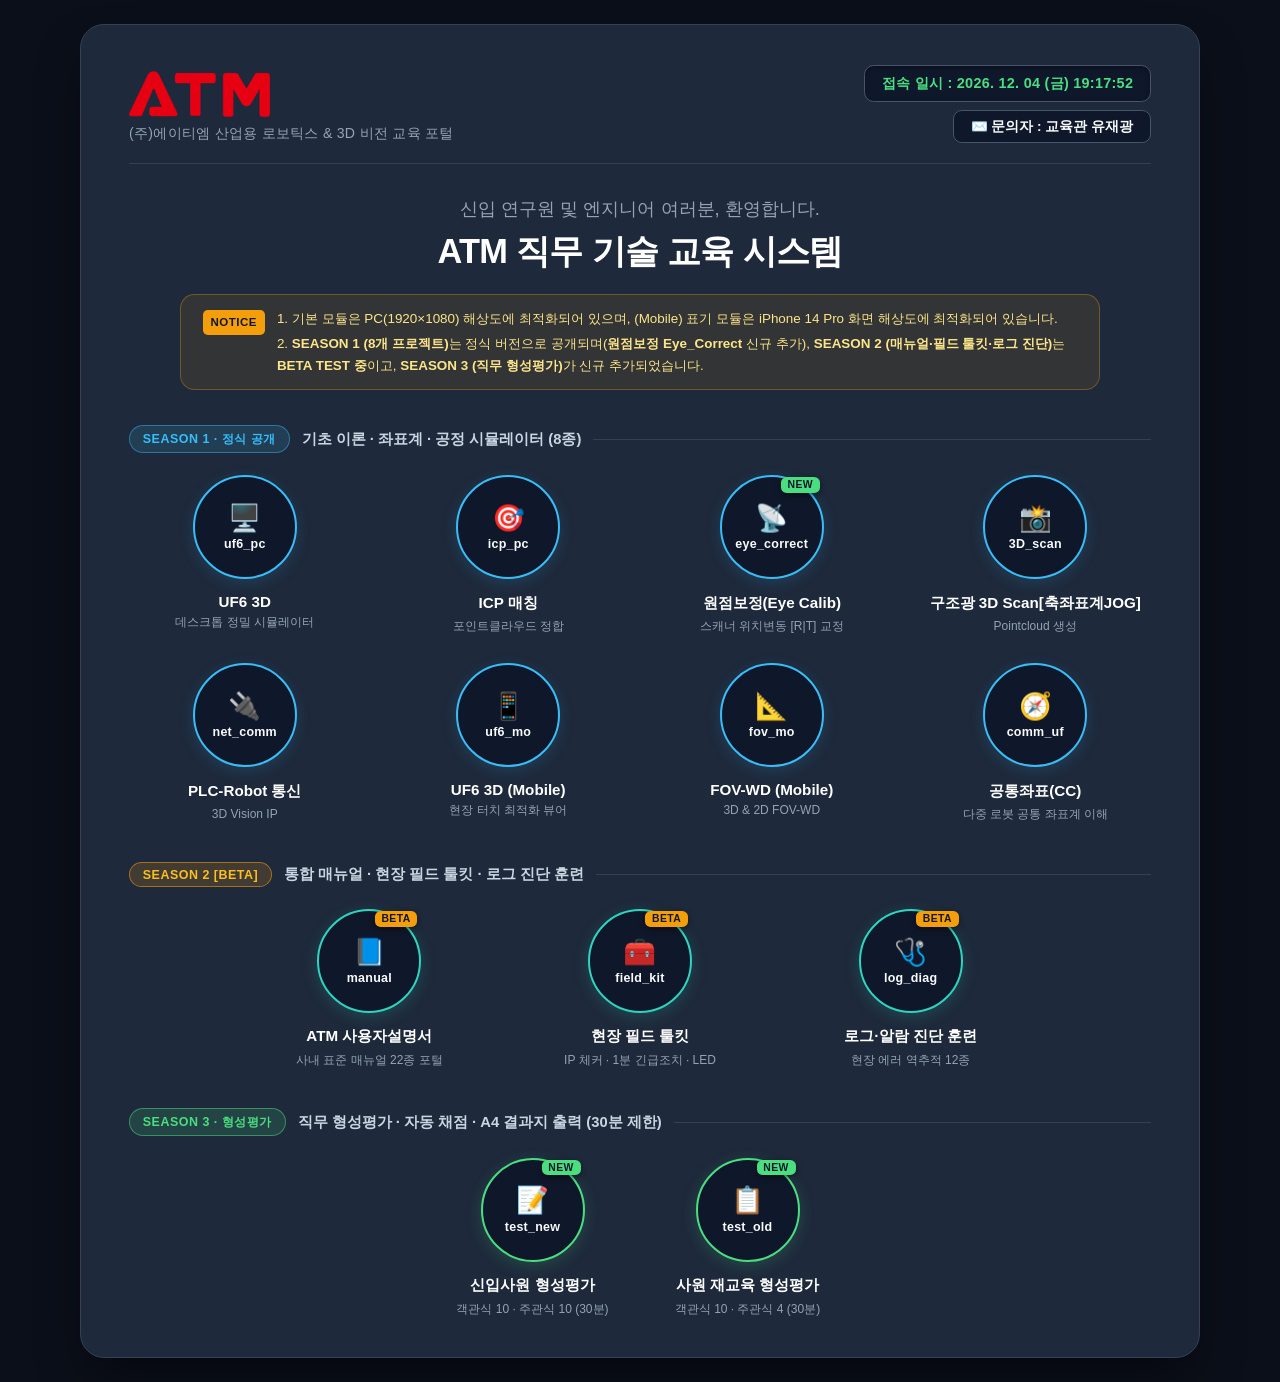
<file: index.html>
<!DOCTYPE html>
<html lang="ko">
<head>
  <meta charset="UTF-8">
  <meta name="viewport" content="width=device-width, initial-scale=1.0, viewport-fit=cover">
  <title>ATM 신입 직원 교육 시스템</title>
  <style>
    :root {
      --bg-color: #0b0f19;
      --card-bg: #1e293b;
      --card-border: #334155;
      --accent-blue: #38bdf8;
      --accent-green: #4ade80;
      --accent-amber: #f59e0b;
      --accent-teal: #2dd4bf;
      --text-main: #f8fafc;
      --text-sub: #94a3b8;
    }

    * {
      box-sizing: border-box;
      margin: 0;
      padding: 0;
      font-family: -apple-system, BlinkMacSystemFont, "Segoe UI", Roboto, "Noto Sans KR", sans-serif;
    }

    body {
      background-color: var(--bg-color);
      color: var(--text-main);
      min-height: 100vh;
      display: flex;
      justify-content: center;
      align-items: center;
      padding: 1.5rem;
    }

    .container {
      background: var(--card-bg);
      border: 1px solid var(--card-border);
      border-radius: 1.5rem;
      padding: 2.5rem 3rem;
      max-width: 1120px;
      width: 100%;
      box-shadow: 0 25px 50px -12px rgba(0, 0, 0, 0.55);
    }

    /* 헤더 영역: ATM 로고 이미지(홈페이지 링크) 및 실시간 접속 일시 + 문의자 박스 */
    .header {
      display: flex;
      justify-content: space-between;
      align-items: flex-end;
      border-bottom: 1px solid var(--card-border);
      padding-bottom: 1.25rem;
      margin-bottom: 2rem;
      gap: 1rem;
    }

    .brand-wrap {
      display: flex;
      flex-direction: column;
      gap: 0.45rem;
    }

    .brand-link {
      display: inline-flex;
      align-items: center;
      text-decoration: none;
      transition: transform 0.2s ease, opacity 0.2s ease;
      width: fit-content;
    }

    .brand-link:hover {
      transform: scale(1.03);
      opacity: 0.92;
    }

    .brand-logo {
      height: 46px;
      width: auto;
      display: block;
      object-fit: contain;
    }

    .brand-sub {
      font-size: 0.88rem;
      color: var(--text-sub);
      font-weight: 500;
      letter-spacing: 0.02em;
    }

    /* 우측 정렬 컨테이너 */
    .header-right {
      display: flex;
      flex-direction: column;
      align-items: flex-end;
      gap: 0.5rem;
    }

    .date-badge {
      background: #0f172a;
      border: 1px solid #475569;
      padding: 0.5rem 1.05rem;
      border-radius: 0.6rem;
      font-size: 0.9rem;
      font-weight: 600;
      color: var(--accent-green);
      letter-spacing: 0.02em;
      box-shadow: inset 0 2px 4px rgba(0, 0, 0, 0.3);
      white-space: nowrap;
      font-variant-numeric: tabular-nums;
    }

    .contact-box {
      display: inline-flex;
      align-items: center;
      gap: 0.45rem;
      background: #0f172a;
      border: 1px solid #475569;
      padding: 0.42rem 1.05rem;
      border-radius: 0.55rem;
      font-size: 0.85rem;
      font-weight: 600;
      color: var(--text-main);
      text-decoration: none;
      transition: all 0.2s ease;
      white-space: nowrap;
    }

    .contact-box:hover {
      border-color: var(--accent-blue);
      background: rgba(56, 189, 248, 0.12);
      color: var(--accent-blue);
      box-shadow: 0 0 12px rgba(56, 189, 248, 0.25);
    }

    /* 인사말 및 메인 타이틀 */
    .greeting-section {
      text-align: center;
      margin-bottom: 2.2rem;
    }

    .welcome-text {
      font-size: 1.15rem;
      color: var(--text-sub);
      margin-bottom: 0.5rem;
      font-weight: 400;
    }

    .main-title {
      font-size: 2.15rem;
      font-weight: 800;
      color: #ffffff;
      letter-spacing: -0.02em;
      line-height: 1.3;
      margin-bottom: 1.25rem;
    }

    /* 안내 공지 배너 */
    .notice-banner {
      display: inline-flex;
      align-items: flex-start;
      gap: 0.75rem;
      background: rgba(245, 158, 11, 0.1);
      border: 1px solid rgba(245, 158, 11, 0.32);
      color: #fde68a;
      padding: 0.8rem 1.35rem;
      border-radius: 0.9rem;
      font-size: 0.84rem;
      line-height: 1.6;
      text-align: left;
      max-width: 920px;
    }

    .notice-tag {
      background: var(--accent-amber);
      color: #0f172a;
      font-size: 0.72rem;
      font-weight: 800;
      padding: 0.18rem 0.5rem;
      border-radius: 0.3rem;
      letter-spacing: 0.04em;
      flex-shrink: 0;
      margin-top: 0.15rem;
    }

    .notice-list {
      display: flex;
      flex-direction: column;
      gap: 0.25rem;
    }

    /* 시즌 구분선 */
    .section-divider {
      display: flex;
      align-items: center;
      gap: 0.75rem;
      margin-bottom: 1.35rem;
    }

    .season-pill {
      font-size: 0.78rem;
      font-weight: 800;
      letter-spacing: 0.04em;
      padding: 0.28rem 0.8rem;
      border-radius: 9999px;
      background: rgba(56, 189, 248, 0.14);
      border: 1px solid rgba(56, 189, 248, 0.45);
      color: var(--accent-blue);
      white-space: nowrap;
    }

    .season-pill.s2-beta {
      background: rgba(245, 158, 11, 0.16);
      border: 1px solid rgba(245, 158, 11, 0.55);
      color: #fbbf24;
    }

    .season-pill.s3-exam {
      background: rgba(74, 222, 128, 0.14);
      border: 1px solid rgba(74, 222, 128, 0.5);
      color: var(--accent-green);
    }

    .section-label {
      font-size: 0.92rem;
      font-weight: 700;
      color: #cbd5e1;
      white-space: nowrap;
    }

    .divider-line {
      flex: 1;
      height: 1px;
      background: var(--card-border);
    }

    /* SEASON 1: 8개 정식 프로젝트 (상단 4개 + 하단 4개 균형 배치) */
    .s1-wrapper {
      display: flex;
      flex-direction: column;
      gap: 1.8rem;
      margin-bottom: 2.5rem;
    }

    .modules-row-4 {
      display: grid;
      grid-template-columns: repeat(4, 1fr);
      gap: 1.5rem 2rem;
      justify-items: center;
      align-items: start;
    }

    /* SEASON 2: BETA 중 3개 프로젝트 */
    .s2-wrapper {
      display: grid;
      grid-template-columns: repeat(3, 1fr);
      gap: 1.5rem 2rem;
      max-width: 780px;
      width: 100%;
      margin: 0 auto 2.5rem;
      justify-items: center;
      align-items: start;
    }

    /* SEASON 3: 형성평가 (향후 설문 등 확장 가능) */
    .s3-wrapper {
      display: flex;
      justify-content: center;
      flex-wrap: wrap;
      gap: 1.5rem 2.5rem;
      max-width: 780px;
      width: 100%;
      margin: 0 auto;
    }

    .module-item {
      display: flex;
      flex-direction: column;
      align-items: center;
      text-decoration: none;
      color: inherit;
      width: 100%;
      max-width: 175px;
      position: relative;
      transition: transform 0.25s cubic-bezier(0.4, 0, 0.2, 1);
    }

    .module-item:hover {
      transform: translateY(-6px);
    }

    /* 원형 버튼 디자인 (시즌 1 정식 파란색) */
    .circle-btn {
      width: 104px;
      height: 104px;
      border-radius: 50%;
      background: #0f172a;
      border: 2px solid var(--accent-blue);
      display: flex;
      flex-direction: column;
      justify-content: center;
      align-items: center;
      box-shadow: 0 4px 15px rgba(56, 189, 248, 0.15);
      transition: all 0.25s ease;
      cursor: pointer;
      position: relative;
    }

    .module-item:hover .circle-btn {
      background: var(--accent-blue);
      border-color: var(--accent-blue);
      box-shadow: 0 0 24px rgba(56, 189, 248, 0.55);
    }

    /* SEASON 2 원형 버튼 디자인 */
    .module-item.is-s2 .circle-btn {
      border-color: var(--accent-teal);
      box-shadow: 0 4px 16px rgba(45, 212, 191, 0.18);
    }

    .module-item.is-s2:hover .circle-btn {
      background: var(--accent-teal);
      border-color: var(--accent-teal);
      box-shadow: 0 0 24px rgba(45, 212, 191, 0.55);
    }

    /* SEASON 3 원형 버튼 디자인 */
    .module-item.is-s3 .circle-btn {
      border-color: var(--accent-green);
      box-shadow: 0 4px 16px rgba(74, 222, 128, 0.18);
    }

    .module-item.is-s3:hover .circle-btn {
      background: var(--accent-green);
      border-color: var(--accent-green);
      box-shadow: 0 0 24px rgba(74, 222, 128, 0.55);
    }

    .module-item.is-s3 .btn-icon {
      color: var(--accent-green);
    }

    .btn-icon {
      font-size: 1.65rem;
      margin-bottom: 0.22rem;
      color: var(--accent-blue);
      transition: color 0.25s ease;
    }

    .module-item.is-s2 .btn-icon {
      color: var(--accent-teal);
    }

    .btn-code {
      font-size: 0.78rem;
      font-weight: 700;
      color: var(--text-main);
      transition: color 0.25s ease;
      letter-spacing: 0.02em;
    }

    .module-item:hover .btn-icon,
    .module-item:hover .btn-code {
      color: #0f172a;
    }

    /* NEW / BETA 뱃지 */
    .beta-badge {
      position: absolute;
      top: 0px;
      right: 2px;
      background: var(--accent-amber);
      color: #0f172a;
      font-size: 0.65rem;
      font-weight: 800;
      padding: 0.15rem 0.42rem;
      border-radius: 0.35rem;
      letter-spacing: 0.04em;
      box-shadow: 0 2px 6px rgba(0, 0, 0, 0.45);
    }

    .new-badge {
      position: absolute;
      top: 0px;
      right: 2px;
      background: var(--accent-green);
      color: #0f172a;
      font-size: 0.65rem;
      font-weight: 800;
      padding: 0.15rem 0.42rem;
      border-radius: 0.35rem;
      letter-spacing: 0.04em;
      box-shadow: 0 2px 6px rgba(0, 0, 0, 0.45);
    }

    /* 버튼 하단 텍스트 */
    .module-title {
      margin-top: 0.85rem;
      font-size: 0.95rem;
      font-weight: 700;
      text-align: center;
      color: #ffffff;
      white-space: nowrap;
    }

    .module-desc {
      font-size: 0.75rem;
      color: var(--text-sub);
      text-align: center;
      margin-top: 0.28rem;
      line-height: 1.35;
      word-break: keep-all;
    }

    /* 태블릿 반응형 */
    @media (max-width: 880px) {
      .container {
        padding: 2rem 1.5rem;
      }

      .modules-row-4,
      .s2-wrapper {
        gap: 1.5rem 1rem;
      }
    }

    /* iPhone 14 Pro (393 x 852pt) 및 모바일 화면 최적화 */
    @media (max-width: 480px) {
      body {
        padding: 1rem 0.85rem;
        align-items: flex-start;
      }

      .container {
        padding: 1.4rem 1.1rem;
        border-radius: 1.2rem;
      }

      .header {
        flex-direction: column;
        align-items: stretch;
        gap: 0.85rem;
        padding-bottom: 1rem;
        margin-bottom: 1.4rem;
      }

      .brand-logo {
        height: 40px;
      }

      .brand-sub {
        font-size: 0.8rem;
      }

      .header-right {
        align-items: flex-end;
        width: 100%;
      }

      .date-badge {
        font-size: 0.8rem;
        padding: 0.45rem 0.85rem;
      }

      .contact-box {
        font-size: 0.78rem;
        padding: 0.4rem 0.85rem;
      }

      .greeting-section {
        margin-bottom: 1.75rem;
      }

      .welcome-text {
        font-size: 0.98rem;
      }

      .main-title {
        font-size: 1.5rem;
        margin-bottom: 1rem;
      }

      .notice-banner {
        font-size: 0.77rem;
        padding: 0.65rem 0.9rem;
        border-radius: 0.75rem;
      }

      .section-label {
        font-size: 0.82rem;
      }

      .modules-row-4,
      .s2-wrapper {
        grid-template-columns: repeat(2, 1fr);
        gap: 1.25rem 0.75rem;
      }

      .circle-btn {
        width: 90px;
        height: 90px;
      }

      .btn-icon {
        font-size: 1.45rem;
      }

      .btn-code {
        font-size: 0.73rem;
      }

      .module-title {
        font-size: 0.86rem;
      }

      .module-desc {
        font-size: 0.72rem;
      }
    }
  </style>
</head>
<body>

  <main class="container">
    <!-- 1. 헤더: ATM 로고(홈페이지 새창 링크) 및 실시간 접속 일시 + 문의자 메일 링크 박스 -->
    <header class="header">
      <div class="brand-wrap">
        <a href="http://www.atmc.co.kr/" target="_blank" rel="noopener noreferrer" class="brand-link" title="(주)에이티엠 공식 홈페이지 새 창으로 열기">
          <img src="./image/atm_red.png" alt="ATM 로고" class="brand-logo">
        </a>
        <div class="brand-sub">(주)에이티엠 산업용 로보틱스 & 3D 비전 교육 포털</div>
      </div>

      <div class="header-right">
        <div class="date-badge" id="currentDateTime">접속 일시 확인 중...</div>
        <a href="mailto:jaekwang.yoo@atmc.co.kr" class="contact-box" title="jaekwang.yoo@atmc.co.kr 로 문의 메일 보내기">
          <span>✉️ 문의자 : 교육관 유재광</span>
        </a>
      </div>
    </header>

    <!-- 2. 중앙 타이틀 및 안내 -->
    <section class="greeting-section">
      <p class="welcome-text">신입 연구원 및 엔지니어 여러분, 환영합니다.</p>
      <h1 class="main-title">ATM 직무 기술 교육 시스템</h1>
      
      <!-- 안내 공지 배너 -->
      <div class="notice-banner">
        <span class="notice-tag">NOTICE</span>
        <div class="notice-list">
          <span>1. 기본 모듈은 PC(1920×1080) 해상도에 최적화되어 있으며, (Mobile) 표기 모듈은 iPhone 14 Pro 화면 해상도에 최적화되어 있습니다.</span>
          <span>2. <strong>SEASON 1 (8개 프로젝트)</strong>는 정식 버전으로 공개되며(<strong>원점보정 Eye_Correct</strong> 신규 추가), <strong>SEASON 2 (매뉴얼·필드 툴킷·로그 진단)</strong>는 <strong>BETA TEST 중</strong>이고, <strong>SEASON 3 (직무 형성평가)</strong>가 신규 추가되었습니다.</span>
        </div>
      </div>
    </section>

    <!-- 3. SEASON 1: 8개 정식 프로젝트 (4 × 2 그리드 배치) -->
    <div class="section-divider">
      <span class="season-pill">SEASON 1 · 정식 공개</span>
      <span class="section-label">기초 이론 · 좌표계 · 공정 시뮬레이터 (8종)</span>
      <span class="divider-line"></span>
    </div>

    <nav class="s1-wrapper">
      <!-- 상단 행: 4개 모듈 -->
      <div class="modules-row-4">
        <!-- ① UF6 3D -->
        <a href="uf6_pc.html" class="module-item">
          <div class="circle-btn">
            <span class="btn-icon">🖥️</span>
            <span class="btn-code">uf6_pc</span>
          </div>
          <div class="module-title">UF6 3D</div>
          <div class="module-desc">데스크톱 정밀 시뮬레이터</div>
        </a>

        <!-- ② ICP 매칭 -->
        <a href="icp_pc.html" class="module-item">
          <div class="circle-btn">
            <span class="btn-icon">🎯</span>
            <span class="btn-code">icp_pc</span>
          </div>
          <div class="module-title">ICP 매칭</div>
          <div class="module-desc">포인트클라우드 정합</div>
        </a>

        <!-- ③ 원점보정 (Eye Calibration) - 신규 추가 -->
        <a href="eye_correct.html" class="module-item">
          <div class="circle-btn">
            <span class="new-badge">NEW</span>
            <span class="btn-icon">📡</span>
            <span class="btn-code">eye_correct</span>
          </div>
          <div class="module-title">원점보정(Eye Calib)</div>
          <div class="module-desc">스캐너 위치변동 [R|T] 교정</div>
        </a>

        <!-- ④ 구조광 3D Scan -->
        <a href="3D_scan.html" class="module-item">
          <div class="circle-btn">
            <span class="btn-icon">📸</span>
            <span class="btn-code">3D_scan</span>
          </div>
          <div class="module-title">구조광 3D Scan[축좌표계JOG]</div>
          <div class="module-desc">Pointcloud 생성</div>
        </a>
      </div>

      <!-- 하단 행: 4개 모듈 -->
      <div class="modules-row-4">
        <!-- ⑤ PLC-Robot 통신 -->
        <a href="net_comm.html" class="module-item">
          <div class="circle-btn">
            <span class="btn-icon">🔌</span>
            <span class="btn-code">net_comm</span>
          </div>
          <div class="module-title">PLC-Robot 통신</div>
          <div class="module-desc">3D Vision IP</div>
        </a>

        <!-- ⑥ UF6 3D (Mobile) -->
        <a href="uf6_mo.html" class="module-item">
          <div class="circle-btn">
            <span class="btn-icon">📱</span>
            <span class="btn-code">uf6_mo</span>
          </div>
          <div class="module-title">UF6 3D (Mobile)</div>
          <div class="module-desc">현장 터치 최적화 뷰어</div>
        </a>

        <!-- ⑦ FOV-WD (Mobile) -->
        <a href="fov_mo.html" class="module-item">
          <div class="circle-btn">
            <span class="btn-icon">📐</span>
            <span class="btn-code">fov_mo</span>
          </div>
          <div class="module-title">FOV-WD (Mobile)</div>
          <div class="module-desc">3D & 2D FOV-WD</div>
        </a>

        <!-- ⑧ 공통좌표(CC) -->
        <a href="comm_uf.html" class="module-item">
          <div class="circle-btn">
            <span class="btn-icon">🧭</span>
            <span class="btn-code">comm_uf</span>
          </div>
          <div class="module-title">공통좌표(CC)</div>
          <div class="module-desc">다중 로봇 공통 좌표계 이해</div>
        </a>
      </div>
    </nav>

    <!-- 4. SEASON 2: BETA -->
    <div class="section-divider">
      <span class="season-pill s2-beta">SEASON 2  [BETA]</span>
      <span class="section-label">통합 매뉴얼 · 현장 필드 툴킷 · 로그 진단 훈련</span>
      <span class="divider-line"></span>
    </div>

    <nav class="s2-wrapper">
      <!-- ⑨ ATM 사용자설명서 -->
      <a href="manual.html" class="module-item is-s2">
        <div class="circle-btn">
          <span class="beta-badge">BETA</span>
          <span class="btn-icon">📘</span>
          <span class="btn-code">manual</span>
        </div>
        <div class="module-title">ATM 사용자설명서</div>
        <div class="module-desc">사내 표준 매뉴얼 22종 포털</div>
      </a>

      <!-- ⑩ 현장 필드 툴킷 -->
      <a href="field_kit.html" class="module-item is-s2">
        <div class="circle-btn">
          <span class="beta-badge">BETA</span>
          <span class="btn-icon">🧰</span>
          <span class="btn-code">field_kit</span>
        </div>
        <div class="module-title">현장 필드 툴킷</div>
        <div class="module-desc">IP 체커 · 1분 긴급조치 · LED</div>
      </a>

      <!-- ⑪ 로그·알람 진단 훈련 -->
      <a href="log_diag.html" class="module-item is-s2">
        <div class="circle-btn">
          <span class="beta-badge">BETA</span>
          <span class="btn-icon">🩺</span>
          <span class="btn-code">log_diag</span>
        </div>
        <div class="module-title">로그·알람 진단 훈련</div>
        <div class="module-desc">현장 에러 역추적 12종</div>
      </a>
    </nav>

    <!-- 5. SEASON 3: 직무 형성평가 (신입/재교육 및 향후 설문 확장) -->
    <div class="section-divider">
      <span class="season-pill s3-exam">SEASON 3 · 형성평가</span>
      <span class="section-label">직무 형성평가 · 자동 채점 · A4 결과지 출력 (30분 제한)</span>
      <span class="divider-line"></span>
    </div>

    <nav class="s3-wrapper">
      <!-- ⑫ 신입사원 형성평가 -->
      <a href="test_new.html" class="module-item is-s3">
        <div class="circle-btn">
          <span class="new-badge">NEW</span>
          <span class="btn-icon">📝</span>
          <span class="btn-code">test_new</span>
        </div>
        <div class="module-title">신입사원 형성평가</div>
        <div class="module-desc">객관식 10 · 주관식 10 (30분)</div>
      </a>

      <!-- ⑬ 사원 재교육 형성평가 -->
      <a href="test_old.html" class="module-item is-s3">
        <div class="circle-btn">
          <span class="new-badge">NEW</span>
          <span class="btn-icon">📋</span>
          <span class="btn-code">test_old</span>
        </div>
        <div class="module-title">사원 재교육 형성평가</div>
        <div class="module-desc">객관식 10 · 주관식 4 (30분)</div>
      </a>
    </nav>
  </main>

  <script>
    // 접속 일자 및 실시간 시:분:초 표기 (YYYY. MM. DD (요일) HH:MM:SS)
    function updateAccessDateTime() {
      const dateElement = document.getElementById('currentDateTime');
      const now = new Date();
      const year = now.getFullYear();
      const month = String(now.getMonth() + 1).padStart(2, '0');
      const day = String(now.getDate()).padStart(2, '0');
      const hours = String(now.getHours()).padStart(2, '0');
      const minutes = String(now.getMinutes()).padStart(2, '0');
      const seconds = String(now.getSeconds()).padStart(2, '0');

      const weekdays = ['일', '월', '화', '수', '목', '금', '토'];
      const weekday = weekdays[now.getDay()];

      dateElement.textContent = `접속 일시 : ${year}. ${month}. ${day} (${weekday}) ${hours}:${minutes}:${seconds}`;
    }

    updateAccessDateTime();
    setInterval(updateAccessDateTime, 1000);
  </script>
</body>
</html>
</file>
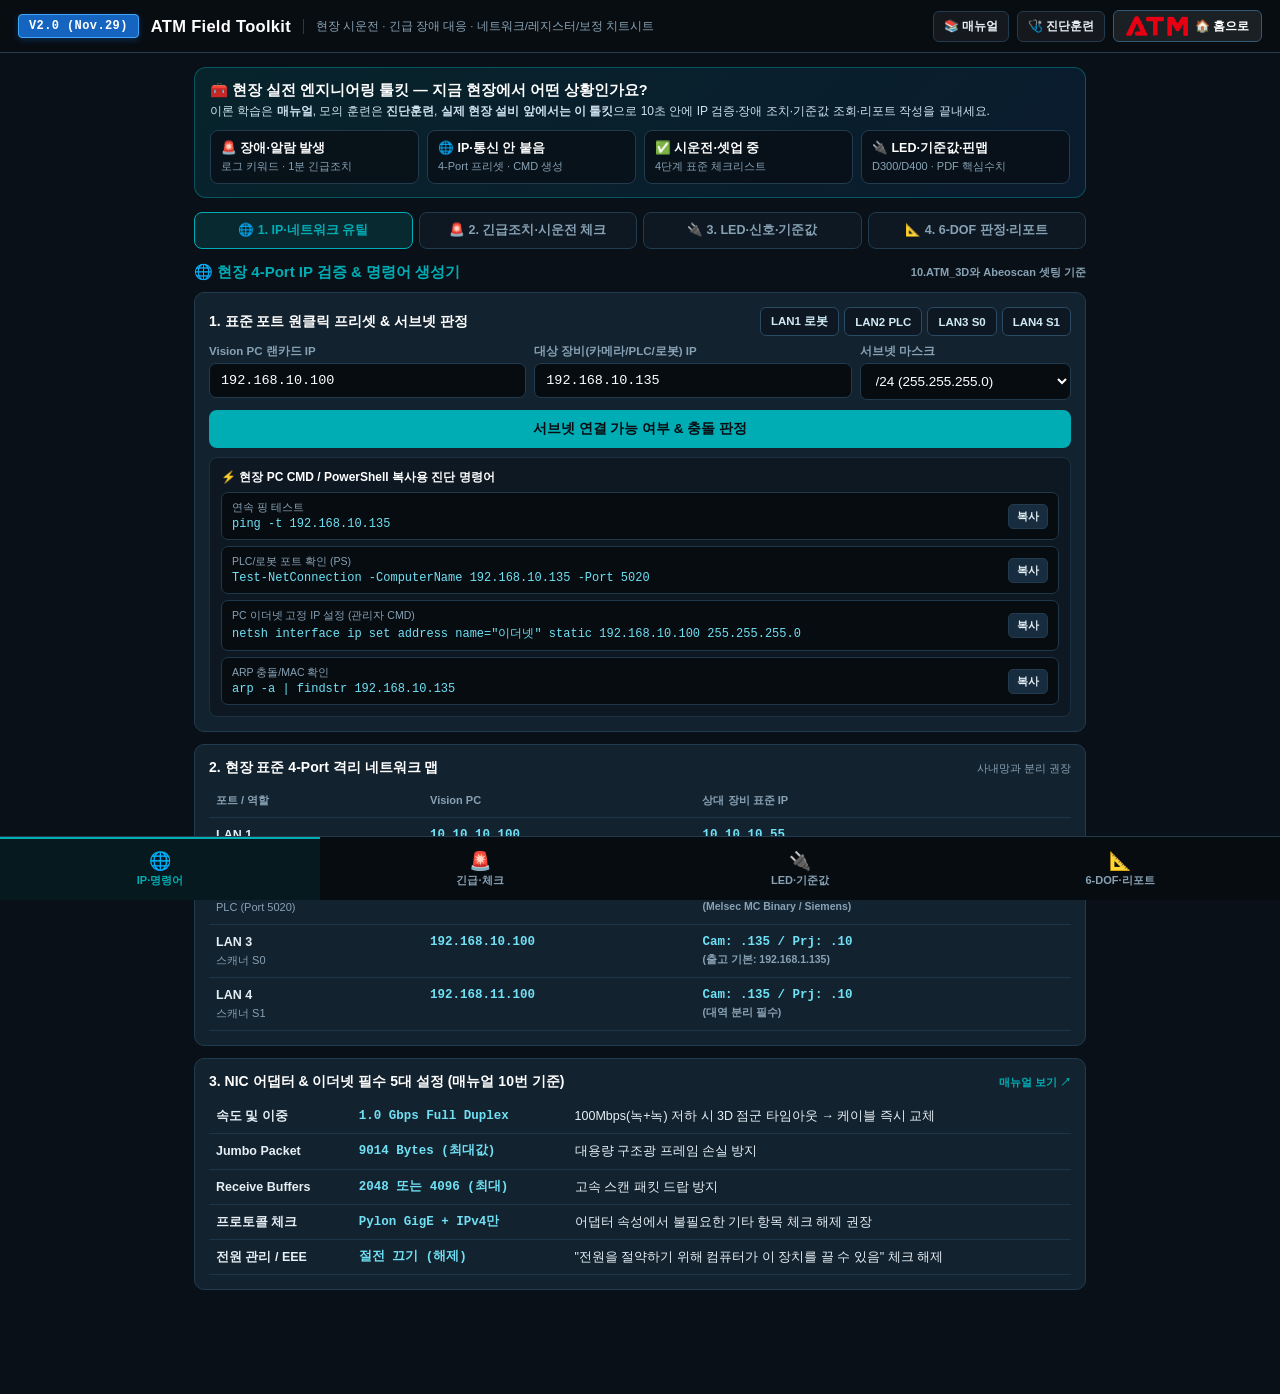
<file: field_kit.html>
<!DOCTYPE html>
<html lang="ko">
<head>
  <meta charset="UTF-8">
  <meta name="viewport" content="width=device-width, initial-scale=1.0, maximum-scale=1.0, user-scalable=no">
  <title>ATM Field Toolkit | V2.0 (Nov.29)</title>
  <style>
    :root {
      --bg-dark: #091017;
      --panel-bg: #13222f;
      --card-bg: #0d1822;
      --border-color: #223b4f;
      --accent-cyan: #00adb5;
      --accent-blue: #1e88e5;
      --text-main: #e6eff5;
      --text-muted: #88a2b5;
      --danger-red: #ff4757;
      --success-green: #2ed573;
      --yellow-warn: #f1c40f;
      --purple-tag: #a55eea;
      --font-mono: 'Consolas', 'Monaco', 'Courier New', monospace;
    }

    * {
      box-sizing: border-box;
      margin: 0;
      padding: 0;
      -webkit-tap-highlight-color: transparent;
      font-family: -apple-system, BlinkMacSystemFont, "Segoe UI", "Noto Sans KR", sans-serif;
    }

    body {
      background-color: var(--bg-dark);
      color: var(--text-main);
      min-height: 100vh;
      display: flex;
      flex-direction: column;
      padding-bottom: 78px;
      font-size: 13.5px;
    }

    /* =====================================================================
       상단 헤더 (manual.html V2.0 규격과 일관성 유지)
       ===================================================================== */
    header {
      background: #080d12;
      border-bottom: 1px solid var(--border-color);
      padding: 10px 18px;
      display: flex;
      justify-content: space-between;
      align-items: center;
      position: sticky;
      top: 0;
      z-index: 60;
      gap: 10px;
    }

    .header-left {
      display: flex;
      align-items: center;
      gap: 12px;
      min-width: 0;
    }

    .ver-badge {
      background: #1565c0;
      color: #ffffff;
      border: 1px solid #42a5f5;
      font-family: var(--font-mono);
      font-weight: 800;
      padding: 4px 10px;
      border-radius: 4px;
      font-size: 12px;
      letter-spacing: 0.4px;
      white-space: nowrap;
      box-shadow: 0 2px 6px rgba(21, 101, 192, 0.35);
      flex-shrink: 0;
    }

    .main-title {
      font-size: 16.5px;
      font-weight: 800;
      color: #ffffff;
      letter-spacing: 0.3px;
      white-space: nowrap;
    }

    .sub-caption {
      font-size: 11.5px;
      color: var(--text-muted);
      border-left: 1px solid var(--border-color);
      padding-left: 12px;
      white-space: nowrap;
      overflow: hidden;
      text-overflow: ellipsis;
    }

    .header-right {
      display: flex;
      align-items: center;
      gap: 8px;
      flex-shrink: 0;
    }

    .nav-pill-btn {
      background: rgba(255, 255, 255, 0.05);
      border: 1px solid var(--border-color);
      color: var(--text-main);
      text-decoration: none;
      font-size: 12px;
      font-weight: 700;
      padding: 6px 10px;
      border-radius: 6px;
      white-space: nowrap;
      transition: all 0.15s ease;
    }
    .nav-pill-btn:hover {
      border-color: var(--accent-cyan);
      background: rgba(0, 173, 181, 0.14);
    }

    .home-btn {
      display: flex;
      align-items: center;
      gap: 7px;
      padding: 5px 12px;
      border-radius: 6px;
      background: rgba(255, 255, 255, 0.08);
      border: 1px solid #355873;
      color: #ffffff;
      text-decoration: none;
      font-weight: 800;
      font-size: 12px;
      white-space: nowrap;
      transition: all 0.2s ease;
    }
    .home-btn:hover {
      border-color: var(--danger-red);
      background: rgba(255, 71, 87, 0.16);
      transform: translateY(-1px);
    }
    .home-btn img {
      height: 20px;
      width: auto;
      display: block;
    }
    .logo-fallback {
      color: #ff4757;
      font-weight: 900;
      font-size: 13px;
      letter-spacing: 0.8px;
    }

    @media (max-width: 780px) {
      .sub-caption { display: none; }
    }
    @media (max-width: 520px) {
      header { padding: 9px 12px; }
      .main-title { font-size: 14.5px; }
      .ver-badge { font-size: 10.5px; padding: 3px 7px; }
      .nav-pill-btn { display: none; }
      .home-btn { padding: 5px 9px; font-size: 11.5px; }
    }

    /* =====================================================================
       메인 컨테이너 & 미션 배너 (목적 명확화)
       ===================================================================== */
    main {
      flex: 1;
      max-width: 920px;
      width: 100%;
      margin: 0 auto;
      padding: 14px;
    }

    .mission-banner {
      background: linear-gradient(135deg, rgba(0, 173, 181, 0.13), rgba(21, 101, 192, 0.14));
      border: 1px solid rgba(0, 173, 181, 0.38);
      border-radius: 12px;
      padding: 13px 15px;
      margin-bottom: 14px;
    }

    .mission-head {
      display: flex;
      justify-content: space-between;
      align-items: flex-start;
      gap: 10px;
      flex-wrap: wrap;
      margin-bottom: 10px;
    }

    .mission-title {
      font-size: 14.5px;
      font-weight: 800;
      color: #ffffff;
      margin-bottom: 3px;
    }

    .mission-desc {
      font-size: 12px;
      color: #cfe3ee;
      line-height: 1.45;
    }

    .quick-launch-grid {
      display: grid;
      grid-template-columns: repeat(4, 1fr);
      gap: 8px;
    }
    @media (max-width: 640px) {
      .quick-launch-grid { grid-template-columns: repeat(2, 1fr); }
    }

    .ql-btn {
      background: rgba(9, 16, 23, 0.85);
      border: 1px solid var(--border-color);
      border-radius: 8px;
      padding: 9px 10px;
      text-align: left;
      cursor: pointer;
      color: var(--text-main);
      transition: all 0.15s ease;
    }
    .ql-btn:hover, .ql-btn.active {
      border-color: var(--accent-cyan);
      background: rgba(0, 173, 181, 0.16);
    }
    .ql-top {
      font-size: 12.5px;
      font-weight: 800;
      color: #ffffff;
      margin-bottom: 2px;
      display: flex;
      align-items: center;
      gap: 5px;
    }
    .ql-sub {
      font-size: 11px;
      color: var(--text-muted);
    }

    /* 데스크톱 상단 보조 탭바 */
    .desktop-tabs {
      display: grid;
      grid-template-columns: repeat(4, 1fr);
      gap: 6px;
      margin-bottom: 14px;
    }
    @media (max-width: 640px) {
      .desktop-tabs { display: none; }
    }
    .dtab-btn {
      background: var(--card-bg);
      border: 1px solid var(--border-color);
      color: var(--text-muted);
      padding: 9px 10px;
      border-radius: 8px;
      font-size: 12.5px;
      font-weight: 800;
      cursor: pointer;
      transition: all 0.15s;
    }
    .dtab-btn.active {
      background: rgba(0, 173, 181, 0.16);
      border-color: var(--accent-cyan);
      color: var(--accent-cyan);
    }

    .tab-pane { display: none; }
    .tab-pane.active { display: block; animation: fadeIn 0.16s ease; }
    @keyframes fadeIn { from { opacity: 0; transform: translateY(3px); } to { opacity: 1; transform: translateY(0); } }

    .section-title {
      font-size: 15px;
      font-weight: 800;
      color: var(--accent-cyan);
      margin-bottom: 10px;
      display: flex;
      justify-content: space-between;
      align-items: center;
      gap: 8px;
      flex-wrap: wrap;
    }

    .card {
      background: var(--panel-bg);
      border: 1px solid var(--border-color);
      border-radius: 10px;
      padding: 14px;
      margin-bottom: 12px;
    }

    .card-sub {
      background: var(--card-bg);
      border: 1px solid #1b3142;
      border-radius: 8px;
      padding: 11px;
      margin-top: 9px;
    }

    .card-title-row {
      display: flex;
      justify-content: space-between;
      align-items: center;
      gap: 8px;
      margin-bottom: 8px;
      flex-wrap: wrap;
    }

    .card-title {
      font-weight: 800;
      color: #ffffff;
      font-size: 14px;
    }

    /* 공통 입력 & 칩 */
    .search-input {
      width: 100%;
      background: #070c11;
      border: 1px solid var(--border-color);
      color: #ffffff;
      font-size: 13px;
      padding: 9px 12px;
      border-radius: 7px;
      outline: none;
      margin-bottom: 8px;
    }
    .search-input:focus { border-color: var(--accent-cyan); }

    .chip-row {
      display: flex;
      gap: 6px;
      flex-wrap: wrap;
      margin-bottom: 10px;
    }

    .chip {
      background: var(--card-bg);
      border: 1px solid var(--border-color);
      color: var(--text-muted);
      font-size: 11.5px;
      font-weight: 700;
      padding: 5px 10px;
      border-radius: 999px;
      cursor: pointer;
    }
    .chip.active {
      background: rgba(0, 173, 181, 0.18);
      border-color: var(--accent-cyan);
      color: var(--accent-cyan);
    }

    .preset-btn {
      background: #0d1822;
      border: 1px solid #2b4a63;
      color: #cfe9f5;
      font-size: 11.5px;
      font-weight: 700;
      padding: 6px 10px;
      border-radius: 6px;
      cursor: pointer;
    }
    .preset-btn:hover {
      border-color: var(--accent-cyan);
      color: var(--accent-cyan);
    }

    .ip-calc-grid {
      display: grid;
      grid-template-columns: 1.2fr 1.2fr 0.8fr;
      gap: 8px;
      margin-bottom: 10px;
    }
    @media (max-width: 600px) { .ip-calc-grid { grid-template-columns: 1fr; } }

    .input-group label {
      display: block;
      font-size: 11.5px;
      color: var(--text-muted);
      margin-bottom: 4px;
      font-weight: 600;
    }

    .ip-input, .text-input, .select-input {
      width: 100%;
      background: #070c11;
      border: 1px solid var(--border-color);
      color: #ffffff;
      font-size: 13.5px;
      padding: 9px 11px;
      border-radius: 7px;
      outline: none;
    }
    .ip-input { font-family: var(--font-mono); }
    .ip-input:focus, .text-input:focus, .select-input:focus { border-color: var(--accent-cyan); }

    .btn-full {
      width: 100%;
      background: var(--accent-cyan);
      color: #070c11;
      border: none;
      font-weight: 800;
      font-size: 13.5px;
      padding: 10px;
      border-radius: 8px;
      cursor: pointer;
    }
    .btn-full:active { opacity: 0.88; }

    .btn-sec {
      background: #1a3347;
      border: 1px solid var(--border-color);
      color: #fff;
      font-weight: 700;
      font-size: 12.5px;
      padding: 9px 10px;
      border-radius: 7px;
      cursor: pointer;
    }
    .btn-sec.ok { border-color: var(--success-green); color: #7bed9f; }

    .mini-btn {
      background: #172d3f;
      border: 1px solid var(--border-color);
      color: var(--text-main);
      font-size: 11px;
      font-weight: 700;
      padding: 4px 8px;
      border-radius: 5px;
      cursor: pointer;
      white-space: nowrap;
    }
    .mini-btn:hover { border-color: var(--accent-cyan); color: var(--accent-cyan); }

    .calc-result {
      margin-top: 10px;
      padding: 10px 12px;
      border-radius: 7px;
      font-size: 12.5px;
      font-weight: 700;
      line-height: 1.5;
      display: none;
    }
    .calc-result.ok { display: block; background: rgba(46, 213, 115, 0.14); border: 1px solid var(--success-green); color: #7bed9f; }
    .calc-result.err { display: block; background: rgba(255, 71, 87, 0.16); border: 1px solid var(--danger-red); color: #ff8792; }
    .calc-result.warn { display: block; background: rgba(241, 196, 15, 0.14); border: 1px solid var(--yellow-warn); color: #ffeaa7; }

    .cmd-box {
      display: flex;
      justify-content: space-between;
      align-items: center;
      gap: 8px;
      background: #070c11;
      border: 1px solid #1e374b;
      border-radius: 7px;
      padding: 8px 10px;
      margin-top: 6px;
    }
    .cmd-text {
      font-family: var(--font-mono);
      font-size: 12px;
      color: #70e1f5;
      word-break: break-all;
    }

    .port-table {
      width: 100%;
      border-collapse: collapse;
      font-size: 12.5px;
    }
    .port-table th, .port-table td {
      padding: 8px 7px;
      border-bottom: 1px solid #1d3548;
      text-align: left;
      vertical-align: top;
      line-height: 1.45;
    }
    .port-table th { color: var(--text-muted); font-size: 11px; }
    .mono { font-family: var(--font-mono); font-weight: 700; color: #70e1f5; }

    /* =====================================================================
       TAB 2: 긴급 조치 & 시운전 체크리스트
       ===================================================================== */
    .submode-bar {
      display: grid;
      grid-template-columns: 1fr 1fr;
      gap: 8px;
      margin-bottom: 12px;
    }
    .submode-btn {
      background: var(--card-bg);
      border: 1px solid var(--border-color);
      color: var(--text-muted);
      padding: 10px;
      border-radius: 8px;
      font-size: 12.5px;
      font-weight: 800;
      cursor: pointer;
    }
    .submode-btn.active {
      background: rgba(0, 173, 181, 0.18);
      border-color: var(--accent-cyan);
      color: #ffffff;
    }

    .symptom-grid {
      display: grid;
      grid-template-columns: repeat(2, 1fr);
      gap: 8px;
      margin-bottom: 12px;
    }
    @media (min-width: 640px) { .symptom-grid { grid-template-columns: repeat(4, 1fr); } }

    .sym-btn {
      background: var(--card-bg);
      border: 1px solid var(--border-color);
      color: var(--text-main);
      padding: 10px 9px;
      border-radius: 8px;
      text-align: left;
      cursor: pointer;
      display: flex;
      flex-direction: column;
      gap: 3px;
      transition: all 0.15s;
    }
    .sym-btn.active {
      background: rgba(255, 71, 87, 0.15);
      border-color: var(--danger-red);
      box-shadow: 0 0 0 1px var(--danger-red);
    }
    .sym-tag { font-family: var(--font-mono); font-size: 10px; color: var(--danger-red); font-weight: 800; }
    .sym-name { font-size: 12.2px; font-weight: 700; line-height: 1.3; }

    .action-step {
      display: flex;
      gap: 9px;
      padding: 10px;
      background: var(--card-bg);
      border: 1px solid #1e374b;
      border-radius: 7px;
      margin-bottom: 8px;
      align-items: flex-start;
    }
    .action-step input[type="checkbox"] {
      margin-top: 3px;
      accent-color: var(--success-green);
      width: 15px;
      height: 15px;
      flex-shrink: 0;
      cursor: pointer;
    }
    .priority-badge {
      background: var(--accent-cyan);
      color: #070c11;
      font-family: var(--font-mono);
      font-weight: 900;
      font-size: 10.5px;
      padding: 3px 6px;
      border-radius: 4px;
      flex-shrink: 0;
      margin-top: 1px;
    }
    .priority-badge.warn { background: var(--yellow-warn); }

    .manual-ref-box {
      margin-top: 10px;
      padding: 10px 12px;
      background: rgba(0, 173, 181, 0.09);
      border: 1px solid rgba(0, 173, 181, 0.35);
      border-radius: 8px;
      display: flex;
      justify-content: space-between;
      align-items: center;
      gap: 8px;
      flex-wrap: wrap;
    }

    /* 시운전 체크리스트 */
    .progress-wrap {
      background: #070c11;
      border: 1px solid var(--border-color);
      border-radius: 999px;
      height: 10px;
      overflow: hidden;
      margin: 8px 0 10px;
    }
    .progress-bar {
      height: 100%;
      background: linear-gradient(90deg, var(--accent-cyan), var(--success-green));
      width: 0%;
      transition: width 0.25s ease;
    }
    .chk-group-title {
      font-size: 12.5px;
      font-weight: 800;
      color: var(--accent-cyan);
      margin: 10px 0 6px;
    }
    .chk-item {
      display: flex;
      align-items: flex-start;
      gap: 9px;
      padding: 8px 10px;
      background: var(--card-bg);
      border: 1px solid #1b3142;
      border-radius: 7px;
      margin-bottom: 6px;
      cursor: pointer;
    }
    .chk-item.done {
      border-color: rgba(46, 213, 115, 0.45);
      background: rgba(46, 213, 115, 0.06);
    }
    .chk-item input {
      margin-top: 2px;
      accent-color: var(--success-green);
      width: 16px;
      height: 16px;
      flex-shrink: 0;
    }

    /* 빈출 체크포인트 */
    .tip-grid {
      display: grid;
      grid-template-columns: repeat(2, 1fr);
      gap: 8px;
    }
    @media (max-width: 560px) { .tip-grid { grid-template-columns: 1fr; } }

    .tip-card {
      background: var(--card-bg);
      border: 1px solid #1e374b;
      border-radius: 8px;
      padding: 10px 11px;
    }
    .tip-head {
      display: flex;
      justify-content: space-between;
      align-items: center;
      gap: 6px;
      margin-bottom: 4px;
    }
    .tip-title { font-weight: 800; font-size: 12.5px; color: #ffffff; }
    .tip-cat {
      font-family: var(--font-mono);
      font-size: 10px;
      color: var(--accent-cyan);
      background: rgba(0, 173, 181, 0.14);
      padding: 2px 6px;
      border-radius: 4px;
      flex-shrink: 0;
    }
    .tip-desc { font-size: 11.8px; color: var(--text-muted); line-height: 1.45; }

    /* =====================================================================
       TAB 3: LED & 신호 & PDF 기준값 조견표
       ===================================================================== */
    .led-grid {
      display: grid;
      grid-template-columns: repeat(2, 1fr);
      gap: 8px;
    }
    @media (max-width: 480px) { .led-grid { grid-template-columns: 1fr; } }
    .led-item {
      background: var(--card-bg);
      border: 1px solid #1d3548;
      border-radius: 7px;
      padding: 10px;
    }
    .led-head {
      display: flex;
      align-items: center;
      gap: 7px;
      font-family: var(--font-mono);
      font-weight: 800;
      font-size: 13px;
      margin-bottom: 4px;
    }
    .dot { width: 10px; height: 10px; border-radius: 50%; display: inline-block; }

    .signal-row {
      display: flex;
      justify-content: space-between;
      align-items: center;
      gap: 8px;
      padding: 7px 0;
      border-bottom: 1px dashed #1e374b;
      font-size: 12.2px;
    }
    .signal-row:last-child { border-bottom: none; }

    /* =====================================================================
       TAB 4: 6-DOF Limit 판정 & 현장 메모장
       ===================================================================== */
    .meta-grid-2 {
      display: grid;
      grid-template-columns: 1fr 1fr;
      gap: 8px;
      margin-bottom: 10px;
    }
    @media (max-width: 520px) { .meta-grid-2 { grid-template-columns: 1fr; } }

    .dof-inputs {
      display: grid;
      grid-template-columns: repeat(3, 1fr);
      gap: 8px;
      margin-bottom: 10px;
    }
    .dof-field label {
      display: block;
      font-family: var(--font-mono);
      font-size: 11px;
      color: var(--accent-cyan);
      margin-bottom: 3px;
    }
    .dof-field input {
      width: 100%;
      background: #070c11;
      border: 1px solid var(--border-color);
      color: #fff;
      font-family: var(--font-mono);
      font-size: 13.5px;
      padding: 8px;
      border-radius: 6px;
    }

    textarea.memo-area {
      width: 100%;
      min-height: 92px;
      background: #070c11;
      border: 1px solid var(--border-color);
      color: #fff;
      padding: 10px;
      border-radius: 7px;
      font-size: 13px;
      line-height: 1.5;
      resize: vertical;
      margin-bottom: 10px;
    }

    .btn-row-3 {
      display: grid;
      grid-template-columns: 1.3fr 1fr 0.8fr;
      gap: 8px;
    }
    @media (max-width: 540px) { .btn-row-3 { grid-template-columns: 1fr; } }

    .saved-log-item {
      background: var(--card-bg);
      border: 1px solid #1e374b;
      border-radius: 8px;
      padding: 10px 12px;
      margin-top: 8px;
    }
    .saved-log-top {
      display: flex;
      justify-content: space-between;
      align-items: center;
      gap: 8px;
      margin-bottom: 5px;
      font-size: 11.5px;
    }

    /* 하단 고정 네비게이션 바 */
    .bottom-nav {
      position: fixed;
      bottom: 0;
      left: 0;
      right: 0;
      background: #070c11;
      border-top: 1px solid var(--border-color);
      display: grid;
      grid-template-columns: repeat(4, 1fr);
      height: 64px;
      z-index: 60;
    }
    .nav-btn {
      background: transparent;
      border: none;
      color: var(--text-muted);
      display: flex;
      flex-direction: column;
      align-items: center;
      justify-content: center;
      gap: 3px;
      cursor: pointer;
      font-size: 11px;
      font-weight: 700;
      border-top: 2px solid transparent;
    }
    .nav-btn .ico { font-size: 18px; line-height: 1; }
    .nav-btn.active {
      color: var(--accent-cyan);
      border-top-color: var(--accent-cyan);
      background: rgba(0, 173, 181, 0.08);
    }

    code {
      font-family: var(--font-mono);
      background: rgba(255, 255, 255, 0.08);
      padding: 1px 5px;
      border-radius: 4px;
      color: #70e1f5;
      font-size: 11.5px;
    }
  </style>
</head>
<body>

  <!-- 상단 헤더 (manual.html V2.0 규격 통일) -->
  <header>
    <div class="header-left">
      <span class="ver-badge">V2.0 (Nov.29)</span>
      <span class="main-title">ATM Field Toolkit</span>
      <span class="sub-caption">현장 시운전 · 긴급 장애 대응 · 네트워크/레지스터/보정 치트시트</span>
    </div>
    <div class="header-right">
      <a href="manual.html" class="nav-pill-btn" title="사내 표준 매뉴얼 포털">📚 매뉴얼</a>
      <a href="log_diag.html" class="nav-pill-btn" title="로그·알람 진단 훈련">🩺 진단훈련</a>
      <a href="index.html" class="home-btn" title="메인 교육 포털(index.html)로 돌아가기">
        <img src="image/atm_red.png" alt="ATM" onerror="this.style.display='none'; this.nextElementSibling.style.display='inline';">
        <span class="logo-fallback" style="display:none;">ATM</span>
        <span>🏠 홈으로</span>
      </a>
    </div>
  </header>

  <main>
    <!-- 목적 명확화 & 현장 상황별 빠른 진입 바 -->
    <section class="mission-banner">
      <div class="mission-head">
        <div>
          <div class="mission-title">🧰 현장 실전 엔지니어링 툴킷 — 지금 현장에서 어떤 상황인가요?</div>
          <div class="mission-desc">
            이론 학습은 <b>매뉴얼</b>, 모의 훈련은 <b>진단훈련</b>, <b>실제 현장 설비 앞에서는 이 툴킷</b>으로 10초 안에 IP 검증·장애 조치·기준값 조회·리포트 작성을 끝내세요.
          </div>
        </div>
      </div>
      <div class="quick-launch-grid">
        <button class="ql-btn" onclick="quickJump('tab-trouble', 'emerg')">
          <div class="ql-top">🚨 장애·알람 발생</div>
          <div class="ql-sub">로그 키워드 · 1분 긴급조치</div>
        </button>
        <button class="ql-btn" onclick="quickJump('tab-ip')">
          <div class="ql-top">🌐 IP·통신 안 붙음</div>
          <div class="ql-sub">4-Port 프리셋 · CMD 생성</div>
        </button>
        <button class="ql-btn" onclick="quickJump('tab-trouble', 'comm')">
          <div class="ql-top">✅ 시운전·셋업 중</div>
          <div class="ql-sub">4단계 표준 체크리스트</div>
        </button>
        <button class="ql-btn" onclick="quickJump('tab-led')">
          <div class="ql-top">🔌 LED·기준값·핀맵</div>
          <div class="ql-sub">D300/D400 · PDF 핵심수치</div>
        </button>
      </div>
    </section>

    <!-- 데스크톱 상단 탭바 -->
    <div class="desktop-tabs">
      <button class="dtab-btn active" data-tab="tab-ip" onclick="switchTab('tab-ip')">🌐 1. IP·네트워크 유틸</button>
      <button class="dtab-btn" data-tab="tab-trouble" onclick="switchTab('tab-trouble')">🚨 2. 긴급조치·시운전 체크</button>
      <button class="dtab-btn" data-tab="tab-led" onclick="switchTab('tab-led')">🔌 3. LED·신호·기준값</button>
      <button class="dtab-btn" data-tab="tab-memo" onclick="switchTab('tab-memo')">📐 4. 6-DOF 판정·리포트</button>
    </div>

    <!-- =================================================================
         TAB 1: 네트워크·IP 체커 & 현업 CMD 명령어 생성기
         ================================================================= -->
    <section id="tab-ip" class="tab-pane active">
      <div class="section-title">
        <span>🌐 현장 4-Port IP 검증 & 명령어 생성기</span>
        <span style="font-size:11px; color:var(--text-muted);">10.ATM_3D와 Abeoscan 셋팅 기준</span>
      </div>

      <div class="card">
        <div class="card-title-row">
          <span class="card-title">1. 표준 포트 원클릭 프리셋 & 서브넷 판정</span>
          <div style="display:flex; gap:5px; flex-wrap:wrap;">
            <button class="preset-btn" onclick="applyIpPreset('10.10.10.100','10.10.10.55','24',5020)">LAN1 로봇</button>
            <button class="preset-btn" onclick="applyIpPreset('192.168.0.111','192.168.0.1','24',5020)">LAN2 PLC</button>
            <button class="preset-btn" onclick="applyIpPreset('192.168.10.100','192.168.10.135','24',5020)">LAN3 S0</button>
            <button class="preset-btn" onclick="applyIpPreset('192.168.11.100','192.168.11.135','24',5020)">LAN4 S1</button>
          </div>
        </div>
        <div class="ip-calc-grid">
          <div class="input-group">
            <label>Vision PC 랜카드 IP</label>
            <input type="text" id="chk-pc-ip" class="ip-input" value="192.168.10.100" oninput="buildNetCommands()">
          </div>
          <div class="input-group">
            <label>대상 장비(카메라/PLC/로봇) IP</label>
            <input type="text" id="chk-dev-ip" class="ip-input" value="192.168.10.135" oninput="buildNetCommands()">
          </div>
          <div class="input-group">
            <label>서브넷 마스크</label>
            <select id="chk-cidr" class="select-input" onchange="buildNetCommands()">
              <option value="24" selected>/24 (255.255.255.0)</option>
              <option value="16">/16 (255.255.0.0)</option>
              <option value="25">/25 (255.255.255.128)</option>
              <option value="8">/8 (255.0.0.0)</option>
            </select>
          </div>
        </div>
        <button class="btn-full" onclick="checkSubnet()">서브넷 연결 가능 여부 & 충돌 판정</button>
        <div id="ip-calc-msg" class="calc-result"></div>

        <div class="card-sub">
          <div style="font-size:12px; font-weight:800; color:#fff; margin-bottom:4px;">⚡ 현장 PC CMD / PowerShell 복사용 진단 명령어</div>
          <div id="net-cmd-list"></div>
        </div>
      </div>

      <div class="card">
        <div class="card-title-row">
          <span class="card-title">2. 현장 표준 4-Port 격리 네트워크 맵</span>
          <span style="font-size:11px; color:var(--text-muted);">사내망과 분리 권장</span>
        </div>
        <table class="port-table">
          <thead>
            <tr>
              <th>포트 / 역할</th>
              <th>Vision PC</th>
              <th>상대 장비 표준 IP</th>
            </tr>
          </thead>
          <tbody>
            <tr>
              <td><b>LAN 1</b><br><span style="font-size:11px; color:var(--text-muted);">로봇 (HR-RPC)</span></td>
              <td class="mono">10.10.10.100</td>
              <td class="mono">10.10.10.55<br><span style="font-size:10.5px; color:var(--text-muted);">(Hi5a/Hi6 제어기 EN2 범용)</span></td>
            </tr>
            <tr>
              <td><b>LAN 2</b><br><span style="font-size:11px; color:var(--text-muted);">PLC (Port 5020)</span></td>
              <td class="mono">192.168.0.111</td>
              <td class="mono">192.168.0.1<br><span style="font-size:10.5px; color:var(--text-muted);">(Melsec MC Binary / Siemens)</span></td>
            </tr>
            <tr>
              <td><b>LAN 3</b><br><span style="font-size:11px; color:var(--text-muted);">스캐너 S0</span></td>
              <td class="mono">192.168.10.100</td>
              <td class="mono">Cam: .135 / Prj: .10<br><span style="font-size:10.5px; color:var(--text-muted);">(출고 기본: 192.168.1.135)</span></td>
            </tr>
            <tr>
              <td><b>LAN 4</b><br><span style="font-size:11px; color:var(--text-muted);">스캐너 S1</span></td>
              <td class="mono">192.168.11.100</td>
              <td class="mono">Cam: .135 / Prj: .10<br><span style="font-size:10.5px; color:var(--text-muted);">(대역 분리 필수)</span></td>
            </tr>
          </tbody>
        </table>
      </div>

      <div class="card">
        <div class="card-title-row">
          <span class="card-title">3. NIC 어댑터 & 이더넷 필수 5대 설정 (매뉴얼 10번 기준)</span>
          <a href="manual.html" style="font-size:11px; color:var(--accent-cyan); text-decoration:none; font-weight:700;">매뉴얼 보기 ↗</a>
        </div>
        <table class="port-table">
          <tbody>
            <tr>
              <td><b>속도 및 이중</b></td>
              <td class="mono">1.0 Gbps Full Duplex</td>
              <td>100Mbps(녹+녹) 저하 시 3D 점군 타임아웃 → 케이블 즉시 교체</td>
            </tr>
            <tr>
              <td><b>Jumbo Packet</b></td>
              <td class="mono">9014 Bytes (최대값)</td>
              <td>대용량 구조광 프레임 손실 방지</td>
            </tr>
            <tr>
              <td><b>Receive Buffers</b></td>
              <td class="mono">2048 또는 4096 (최대)</td>
              <td>고속 스캔 패킷 드랍 방지</td>
            </tr>
            <tr>
              <td><b>프로토콜 체크</b></td>
              <td class="mono">Pylon GigE + IPv4만</td>
              <td>어댑터 속성에서 불필요한 기타 항목 체크 해제 권장</td>
            </tr>
            <tr>
              <td><b>전원 관리 / EEE</b></td>
              <td class="mono">절전 끄기 (해제)</td>
              <td>"전원을 절약하기 위해 컴퓨터가 이 장치를 끌 수 있음" 체크 해제</td>
            </tr>
          </tbody>
        </table>
      </div>
    </section>

    <!-- =================================================================
         TAB 2: 1분 긴급 조치 & 4단계 시운전 체크리스트
         ================================================================= -->
    <section id="tab-trouble" class="tab-pane">
      <div class="section-title">
        <span>🚨 긴급 장애 대응 & 현장 시운전 체크</span>
        <span style="font-size:11px; color:var(--text-muted);">atm_error.pdf · 표준 매뉴얼 기반</span>
      </div>

      <div class="submode-bar">
        <button class="submode-btn active" id="btn-sub-emerg" onclick="setTroubleSubMode('emerg')">🚨 1분 긴급 조치 & 로그 검색</button>
        <button class="submode-btn" id="btn-sub-comm" onclick="setTroubleSubMode('comm')">✅ 현장 시운전 4단계 체크리스트</button>
      </div>

      <!-- 서브모드 A: 긴급 조치 -->
      <div id="subpane-emerg">
        <input type="text" id="trouble-search" class="search-input" placeholder="🔍 에러 로그·증상 검색 (예: physically removed, LC4500, 1111, Swap, FIT, MKUCRD)..." oninput="filterTroubleButtons()">
        <div class="symptom-grid" id="symptom-buttons"></div>
        <div class="card" id="action-detail-card"></div>
      </div>

      <!-- 서브모드 B: 시운전 체크리스트 -->
      <div id="subpane-comm" style="display:none;">
        <div class="card">
          <div class="card-title-row">
            <span class="card-title">✅ 신규 설치 · 이관 시운전 표준 체크리스트</span>
            <span id="comm-progress-text" style="font-family:var(--font-mono); font-size:12px; color:var(--success-green); font-weight:800;">0 / 16 (0%)</span>
          </div>
          <div class="progress-wrap"><div id="comm-progress-bar" class="progress-bar"></div></div>
          <div style="display:flex; gap:8px; flex-wrap:wrap; margin-bottom:8px;">
            <button class="mini-btn" onclick="sendChecklistToMemo()">📝 체크 현황 메모로 보내기</button>
            <button class="mini-btn" style="color:#ff8792;" onclick="resetChecklist()">↺ 체크 초기화</button>
          </div>
          <div id="comm-checklist-container"></div>
        </div>
      </div>

      <!-- 공통: 빈출 체크포인트 요약 카드 -->
      <div class="card">
        <div class="card-title-row">
          <span class="card-title">🧩 현장 빈출 체크포인트 치트시트</span>
          <span id="tip-count" style="font-family:var(--font-mono); font-size:11px; color:var(--accent-cyan);">16건</span>
        </div>
        <input type="text" id="tip-search" class="search-input" placeholder="🔍 키워드 검색 (예: 9014, 20초, 1111, 8333, LPF, U6, MKUCRD, 동글)..." oninput="renderCheckpointCards()">
        <div class="chip-row" id="tip-chips">
          <button class="chip active" onclick="setTipFilter('ALL', this)">전체</button>
          <button class="chip" onclick="setTipFilter('NET', this)">네트워크/NIC</button>
          <button class="chip" onclick="setTipFilter('SCAN', this)">스캐너/광학</button>
          <button class="chip" onclick="setTipFilter('CALIB', this)">캘리브레이션/CC</button>
          <button class="chip" onclick="setTipFilter('ROBOT', this)">로봇/좌표계</button>
          <button class="chip" onclick="setTipFilter('PLC', this)">PLC/데이터</button>
        </div>
        <div class="tip-grid" id="checkpoint-grid"></div>
      </div>
    </section>

    <!-- =================================================================
         TAB 3: LED · 신호 · PDF 핵심 기준값 조견표
         ================================================================= -->
    <section id="tab-led" class="tab-pane">
      <div class="section-title">
        <span>🔌 하드웨어 LED · PLC 맵 · PDF 핵심 기준값</span>
        <span style="font-size:11px; color:var(--text-muted);">현장 즉시 판독용</span>
      </div>

      <!-- LED & 전원 안전 시퀀스 -->
      <div class="card">
        <div class="card-title-row">
          <span class="card-title">💡 AITZ 3D 스캐너 LED & 케이블/전원 안전 수칙</span>
        </div>
        <div class="led-grid">
          <div class="led-item">
            <div class="led-head"><span class="dot" style="background:#2ed573;"></span>PWR (전원)</div>
            <div style="font-size:12px; color:var(--text-muted);">부팅 완료 및 정상 대기 시 <b>초록색 상시 점등</b></div>
          </div>
          <div class="led-item">
            <div class="led-head"><span class="dot" style="background:#f1c40f;"></span>TRX (스캔/전송)</div>
            <div style="font-size:12px; color:var(--text-muted);">부팅 시 노랑→초록 전환, <b>스캔 트리거 시 점멸</b></div>
          </div>
          <div class="led-item">
            <div class="led-head"><span class="dot" style="background:#38bdf8;"></span>LNK (하트비트)</div>
            <div style="font-size:12px; color:var(--text-muted);">프로젝터 모듈 생존 신호 (<b>5초 간격 점멸</b>)</div>
          </div>
          <div class="led-item">
            <div class="led-head"><span class="dot" style="background:#a55eea;"></span>STA (네트워크)</div>
            <div style="font-size:12px; color:var(--text-muted);">부팅 시 노랑→초록, PC-스캐너 링크 활성 표시</div>
          </div>
        </div>

        <div class="card-sub">
          <div style="font-weight:800; color:var(--yellow-warn); margin-bottom:5px;">⚡ 케이블 체결/해제 및 CP 전원 재부팅 철칙</div>
          <div style="font-size:12.2px; line-height:1.6;">
            • <b>단자 위치 (스캐너 뒷면 기준):</b> 왼쪽 = 통신(LAN), 오른쪽 = 전원<br>
            • <b>체결 순서:</b> <code>통신 케이블 → 전원 케이블</code> / <b>해제 순서(쇼트 방지):</b> <code>전원 케이블 → 통신 케이블</code><br>
            • <b>CP 전원 재부팅:</b> 프로젝터 다운 시 PC 랙 후면 <b>CP 차단기를 20초 이상</b> 내린 후 재투입 (초록 프로젝터 조사 시 부팅 완료)<br>
            • <b>PC 랜포트 LED:</b> 초록+주황 고속점멸 = <code>1.0Gbps</code> 정상 / 초록+초록 = <code>100Mbps</code> 불량(케이블 교체)
          </div>
        </div>
      </div>

      <!-- PLC 비트 & Word 레지스터 맵 -->
      <div class="card">
        <div class="card-title-row">
          <span class="card-title">📡 ATMC ↔ PLC 핸드셰이크 비트 & Word(D300/D400) 맵</span>
          <a href="comm_uf.html" style="font-size:11px; color:var(--accent-cyan); text-decoration:none; font-weight:700;">통신 시뮬레이터 ↗</a>
        </div>
        <div class="signal-row"><span class="mono">R0 / R1</span><span>PLC → PC : <b>RESET</b>(초기화) / <b>START</b>(사이클 시작)</span></div>
        <div class="signal-row"><span class="mono">R2 / R3</span><span>PLC → PC : <b>S0_SCAN</b> / <b>S1_SCAN</b> 트리거</span></div>
        <div class="signal-row"><span class="mono">R8 ~ R11</span><span>PLC → PC : 차종 모델 선택 비트 (MODEL 코드)</span></div>
        <div class="signal-row"><span class="mono">W0 / W15</span><span>PC → PLC : <b>READY</b>(준비완료) / <b>PCRUN</b>(생존 하트비트)</span></div>
        <div class="signal-row"><span class="mono">W2 / W3</span><span>PC → PLC : <b>S0_OK</b>(정합 정상) / <b>S0_NG</b>(오차·Limit 초과)</span></div>
        <div class="signal-row"><span class="mono">W4 / W5</span><span>PC → PLC : <b>S1_OK</b>(정합 정상) / <b>S1_NG</b>(오차·Limit 초과)</span></div>
        <div class="card-sub">
          <div style="font-weight:800; color:#70e1f5; margin-bottom:4px;">📦 Word 레지스터 영역 (Melsec MC Binary · Port 5020)</div>
          <div style="font-size:12px; line-height:1.55; color:#d5e3ed;">
            • <b>InputDevice (<code>D300</code> 영역):</b> PLC → PC 제어·차종·트리거 워드<br>
            • <b>OutputDevice (<code>D400</code> 영역):</b> PC → PLC 6-DOF 보정량(ΔX, ΔY, ΔZ, ΔRx, ΔRy, ΔRz) 및 상태 코드<br>
            • <b>이상 수치 점검:</b> 비트는 정상인데 좌표 수치만 이상하게 튀면 <b>Byte / Word Swap</b> 옵션 확인!
          </div>
        </div>
      </div>

      <!-- PDF 핵심 기준값 & 경로 치트시트 -->
      <div class="card">
        <div class="card-title-row">
          <span class="card-title">📏 PDF 매뉴얼 핵심 기준값 · 경로 · 단축키 요약</span>
        </div>
        <table class="port-table">
          <thead>
            <tr>
              <th>구분</th>
              <th>표준 기준값 / 경로</th>
              <th>비고</th>
            </tr>
          </thead>
          <tbody>
            <tr>
              <td><b>작업거리 (WD / Z범위)</b></td>
              <td class="mono">3Du: 700mm (500~900)<br>3Dm: 1400mm (1200~1800)</td>
              <td>WD 정중앙 정밀도 최고</td>
            </tr>
            <tr>
              <td><b>스캐너 펌웨어</b></td>
              <td class="mono">Server 3.3b / Proj 4.3</td>
              <td>Calib 패턴: Pitch 20, 11×10</td>
            </tr>
            <tr>
              <td><b>정도·캘리브레이션 합격</b></td>
              <td class="mono">Err ≤ 0.1 px / Mean_Err ≤ 0.1</td>
              <td>등급 A ≤ 0.08 / Keypoint차 &lt; 70 / Hand-Eye stdev &lt; 0.5</td>
            </tr>
            <tr>
              <td><b>CC 보드 & 트랜스퍼</b></td>
              <td class="mono">Pitch 15, 7×7 / Tilt ~15°</td>
              <td>보정중 NEVER MOVE · 회전 2° 이내 · DistMap ±5.000</td>
            </tr>
            <tr>
              <td><b>TCP 4점법 검증</b></td>
              <td class="mono">잔차 &lt; 0.2mm / 회전 ≤ 0.5mm</td>
              <td>Pose간 각도 30° 이상 변경 · 사용후 T길이 0 복원(13포즈)</td>
            </tr>
            <tr>
              <td><b>AbeoSCAN 3.6 권장</b></td>
              <td class="mono">Exp 8,333 / 16,666 μs</td>
              <td>60Hz 기준 · Gamma 0.7 · Gain 1 · Light 10 · Detail 0.95</td>
            </tr>
            <tr>
              <td><b>관리자 비밀번호</b></td>
              <td class="mono">1111</td>
              <td>ATMC MANUAL 전환 및 HAND-EYE 자물쇠 해제</td>
            </tr>
            <tr>
              <td><b>핵심 파일 경로</b></td>
              <td class="mono">C:\LotusAPI\bin\<br>C:\LotusAPI\WJ\<br>C:\LotusAPI\Reference\</td>
              <td>AbeoScan.exe · RobotController.exe<br>WJ.ply · WJ_Matrix.json · Ref.ply</td>
            </tr>
            <tr>
              <td><b>로봇 주요 메뉴</b></td>
              <td class="mono">Hi5/Hi6 · 현대 · 두산 · 야스카와</td>
              <td>현대 HR-RPC: [시스템→네트워크→서비스→HR-RPC→초기화 범용]<br>현대 툴무게: [로봇시스템→06.자동정수→04.부하추정]</td>
            </tr>
          </tbody>
        </table>
      </div>
    </section>

    <!-- =================================================================
         TAB 4: 6-DOF Shift Limit 판정 & 현장 리포트
         ================================================================= -->
    <section id="tab-memo" class="tab-pane">
      <div class="section-title">
        <span>📐 6-DOF Shift Limit 판정 & 현장 리포트</span>
        <span style="font-size:11px; color:var(--success-green);">자동 로컬 저장</span>
      </div>

      <!-- 6-DOF 실시간 판정 & 기록 -->
      <div class="card">
        <div class="card-title-row">
          <span class="card-title">1. 현장 / 증상 기본 정보</span>
        </div>
        <div class="meta-grid-2">
          <div class="input-group">
            <label>현장 / 라인 · 호기</label>
            <input type="text" id="m-site" class="text-input" placeholder="예: 울산 2공장 파노라마 S0 라인" oninput="saveMemo()">
          </div>
          <div class="input-group">
            <label>증상 / 관련 알람 구분</label>
            <select id="m-cat" class="select-input" onchange="saveMemo()">
              <option value="시운전/보정 기록">시운전 / 6-DOF 보정 기록</option>
              <option value="SCANNER ERR (스캐너 통신)">SCANNER ERR (스캐너 통신)</option>
              <option value="ROBOT ERR (HR-RPC/좌표계)">ROBOT ERR (HR-RPC / 좌표계)</option>
              <option value="PLC ERR (포트/번지/Swap)">PLC ERR (포트 / 번지 / Swap)</option>
              <option value="FIT/OVL NG (정합/광학)">FIT/OVL NG (정합 / 렌즈 / 외란광)</option>
              <option value="LIMIT NG (원점/간섭)">LIMIT NG (원점 보정 / 간섭 한계)</option>
            </select>
          </div>
        </div>

        <div class="input-group" style="margin-bottom:10px;">
          <label>로그 키워드 / 에러 문구 (선택 입력)</label>
          <input type="text" id="m-log" class="text-input" style="font-family:var(--font-mono); font-size:12.5px;" placeholder="예: physically removed / LC4500Bridge / FIT=0.42, OVL=94%" oninput="saveMemo()">
        </div>

        <div class="card-title-row">
          <span class="card-title">2. 6-DOF 보정 측정값 & Shift Limit 자동 판정</span>
          <div style="display:flex; gap:6px; align-items:center; font-size:11px; color:var(--text-muted);">
            허용한계 ±
            <input type="number" id="lim-mm" value="15" step="1" style="width:48px; background:#070c11; border:1px solid var(--border-color); color:#fff; padding:2px 4px; border-radius:4px; font-family:var(--font-mono);" oninput="evaluate6Dof()"> mm /
            <input type="number" id="lim-deg" value="5" step="0.5" style="width:44px; background:#070c11; border:1px solid var(--border-color); color:#fff; padding:2px 4px; border-radius:4px; font-family:var(--font-mono);" oninput="evaluate6Dof()"> deg
          </div>
        </div>

        <div class="dof-inputs">
          <div class="dof-field"><label>ΔX (mm)</label><input type="number" step="0.1" id="m-dx" value="0.0" oninput="saveMemo(); evaluate6Dof();"></div>
          <div class="dof-field"><label>ΔY (mm)</label><input type="number" step="0.1" id="m-dy" value="0.0" oninput="saveMemo(); evaluate6Dof();"></div>
          <div class="dof-field"><label>ΔZ (mm)</label><input type="number" step="0.1" id="m-dz" value="0.0" oninput="saveMemo(); evaluate6Dof();"></div>
          <div class="dof-field"><label>ΔRx (deg)</label><input type="number" step="0.1" id="m-rx" value="0.0" oninput="saveMemo(); evaluate6Dof();"></div>
          <div class="dof-field"><label>ΔRy (deg)</label><input type="number" step="0.1" id="m-ry" value="0.0" oninput="saveMemo(); evaluate6Dof();"></div>
          <div class="dof-field"><label>ΔRz (deg)</label><input type="number" step="0.1" id="m-rz" value="0.0" oninput="saveMemo(); evaluate6Dof();"></div>
        </div>
        <div id="dof-judge-box" class="calc-result ok" style="display:block; margin-top:0; margin-bottom:10px;">
          ✅ 모든 축이 허용 한계(±15mm / ±5°) 이내입니다.
        </div>

        <div style="font-weight:800; color:#fff; margin-bottom:6px;">3. 원인 / 조치 내용 / 체크리스트 요약</div>
        <textarea id="m-note" class="memo-area" placeholder="예: LAN 3 케이블 교체 후 1.0Gbps 복구, Ctrl+더블클릭 재연결 확인..." oninput="saveMemo()"></textarea>

        <div class="btn-row-3">
          <button class="btn-full" onclick="copyMemoText()">📋 보고용 포맷 복사</button>
          <button class="btn-sec ok" onclick="archiveMemoEntry()">💾 사례 목록에 저장</button>
          <button class="btn-sec" onclick="clearMemo()">🗑️ 초기화</button>
        </div>
        <div id="copy-toast" style="margin-top:8px; font-size:12px; color:var(--success-green); text-align:center; display:none;"></div>
      </div>

      <!-- 축적된 사례 목록 + 내보내기 -->
      <div class="card">
        <div class="card-title-row">
          <span class="card-title">🗂️ 축적된 현장 사례 목록 (<span id="archive-count">0</span>건)</span>
          <div style="display:flex; gap:6px; flex-wrap:wrap;">
            <button class="mini-btn" onclick="copyAllArchived()">전체 복사</button>
            <button class="mini-btn" onclick="exportArchivedJson()">⬇ JSON 백업</button>
          </div>
        </div>
        <div id="archive-list"></div>
      </div>
    </section>
  </main>

  <!-- 모바일 하단 고정 4탭 네비게이션 -->
  <nav class="bottom-nav">
    <button class="nav-btn active" data-tab="tab-ip" onclick="switchTab('tab-ip')">
      <span class="ico">🌐</span><span>IP·명령어</span>
    </button>
    <button class="nav-btn" data-tab="tab-trouble" onclick="switchTab('tab-trouble')">
      <span class="ico">🚨</span><span>긴급·체크</span>
    </button>
    <button class="nav-btn" data-tab="tab-led" onclick="switchTab('tab-led')">
      <span class="ico">🔌</span><span>LED·기준값</span>
    </button>
    <button class="nav-btn" data-tab="tab-memo" onclick="switchTab('tab-memo')">
      <span class="ico">📐</span><span>6-DOF·리포트</span>
    </button>
  </nav>

  <script>
    /* =====================================================================
       1. 탭 전환 & 상황별 빠른 진입
       ===================================================================== */
    function switchTab(tabId) {
      document.querySelectorAll('.tab-pane').forEach(p => p.classList.remove('active'));
      document.getElementById(tabId).classList.add('active');

      document.querySelectorAll('.nav-btn, .dtab-btn').forEach(b => {
        b.classList.toggle('active', b.dataset.tab === tabId);
      });
      window.scrollTo({ top: 0, behavior: 'smooth' });
    }

    function quickJump(tabId, subMode) {
      switchTab(tabId);
      if (tabId === 'tab-trouble' && subMode) {
        setTroubleSubMode(subMode);
      }
    }

    /* =====================================================================
       2. 네트워크 IP 프리셋, CIDR 서브넷 계산 & CMD 생성
       ===================================================================== */
    function parseIp(ipStr) {
      const parts = ipStr.trim().split('.');
      if (parts.length !== 4) return null;
      const nums = parts.map(Number);
      if (nums.some(n => isNaN(n) || n < 0 || n > 255 || !Number.isInteger(n))) return null;
      return nums;
    }

    function ipToInt(nums) {
      return ((nums[0] << 24) | (nums[1] << 16) | (nums[2] << 8) | nums[3]) >>> 0;
    }

    function cidrToMaskStr(cidr) {
      const map = { 8: '255.0.0.0', 16: '255.255.0.0', 24: '255.255.255.0', 25: '255.255.255.128' };
      return map[cidr] || '255.255.255.0';
    }

    function applyIpPreset(pcIp, devIp, cidr) {
      document.getElementById('chk-pc-ip').value = pcIp;
      document.getElementById('chk-dev-ip').value = devIp;
      document.getElementById('chk-cidr').value = cidr;
      checkSubnet();
      buildNetCommands();
    }

    function checkSubnet() {
      const pc = parseIp(document.getElementById('chk-pc-ip').value);
      const dev = parseIp(document.getElementById('chk-dev-ip').value);
      const cidr = parseInt(document.getElementById('chk-cidr').value, 10);
      const box = document.getElementById('ip-calc-msg');

      if (!pc || !dev) {
        box.className = 'calc-result err';
        box.innerHTML = '❌ IP 주소 형식이 올바르지 않습니다. (예: 192.168.10.100)';
        return;
      }
      if (pc.join('.') === dev.join('.')) {
        box.className = 'calc-result err';
        box.innerHTML = `❌ IP 충돌 발생! PC와 장비가 동일한 주소(${pc.join('.')})를 사용하고 있습니다.`;
        return;
      }

      const mask = (0xffffffff << (32 - cidr)) >>> 0;
      const pcNet = (ipToInt(pc) & mask) >>> 0;
      const devNet = (ipToInt(dev) & mask) >>> 0;

      if (pcNet === devNet) {
        box.className = 'calc-result ok';
        box.innerHTML = `✅ 통신 가능! 동일 서브넷 (/${cidr} · ${cidrToMaskStr(cidr)})<br>PC(<code>${pc.join('.')}</code>) ↔ 장비(<code>${dev.join('.')}</code>) 호스트 정상 분리됨.`;
      } else {
        box.className = 'calc-result err';
        box.innerHTML = `❌ 서브넷 대역 불일치 (/${cidr}) — 통신 불가!<br>• PC 대역과 장비 대역의 네트워크 주소가 다릅니다. 앞자리를 동일하게 맞추세요.`;
      }
    }

    function buildNetCommands() {
      const pcIp = document.getElementById('chk-pc-ip').value.trim() || '192.168.10.100';
      const devIp = document.getElementById('chk-dev-ip').value.trim() || '192.168.10.135';
      const cidr = parseInt(document.getElementById('chk-cidr').value, 10);
      const mask = cidrToMaskStr(cidr);

      const cmds = [
        { label: '연속 핑 테스트', cmd: `ping -t ${devIp}` },
        { label: 'PLC/로봇 포트 확인 (PS)', cmd: `Test-NetConnection -ComputerName ${devIp} -Port 5020` },
        { label: 'PC 이더넷 고정 IP 설정 (관리자 CMD)', cmd: `netsh interface ip set address name="이더넷" static ${pcIp} ${mask}` },
        { label: 'ARP 충돌/MAC 확인', cmd: `arp -a | findstr ${devIp}` }
      ];

      document.getElementById('net-cmd-list').innerHTML = cmds.map((c, idx) => `
        <div class="cmd-box">
          <div>
            <div style="font-size:10.5px; color:var(--text-muted); margin-bottom:2px;">${c.label}</div>
            <div class="cmd-text" id="cmd-txt-${idx}">${c.cmd}</div>
          </div>
          <button class="mini-btn" onclick="copyTextValue('cmd-txt-${idx}', this)">복사</button>
        </div>
      `).join('');
    }

    function copyTextValue(elId, btn) {
      const txt = document.getElementById(elId).textContent;
      navigator.clipboard.writeText(txt).then(() => {
        const orig = btn.textContent;
        btn.textContent = '✓ 복사됨';
        setTimeout(() => { btn.textContent = orig; }, 1200);
      });
    }

    /* =====================================================================
       3. 1분 긴급 조치 데이터 (8종) & 시운전 체크리스트 (16항목)
       ===================================================================== */
    const troubleCases = [
      {
        code: 'SCANNER ERR',
        title: '스캐너 연결 끊김 (하단 적색)',
        keys: 'physically removed rj45 lan 케이블 재연결 ctrl 더블클릭',
        manualRef: 'atm_error.pdf · 10.ATM_3D와 Abeoscan 셋팅.pdf',
        steps: [
          { p: '1순위', text: 'ATMC 하단 상태바의 적색 <b>SCANNER 탭을 Ctrl + 더블클릭</b>하여 소프트웨어 재연결을 시도합니다. (AbeoSCAN이 켜져 있다면 반드시 먼저 종료하세요.)' },
          { p: '2순위', text: '로그에 <code>"The camera device has been physically removed"</code>가 떴다면 <b>99% LAN 케이블/RJ45 잭 불량</b>입니다. 케이블 재체결/교체 후 어댑터 <b>1.0 Gbps</b>와 <b>Jumbo Packet 9014</b>를 확인합니다.' },
          { p: '3순위', text: '해제·재결합 시 쇼트 방지를 위해 반드시 <b>[전원→통신] 순으로 분리, [통신→전원] 순으로 체결</b>하세요.', warn: true }
        ]
      },
      {
        code: 'LC4500 / PRJ',
        title: '프로젝터 다운 (EVENT_DISCONNECTED)',
        keys: 'lc4500bridge event_disconnected 프로젝터 cp 20초 차단',
        manualRef: 'atm_error.pdf · 10.ATM_3D와 Abeoscan 셋팅.pdf',
        steps: [
          { p: '1순위', text: '카메라는 살아있고 프로젝터만 <code>LC4500Bridge [EVENT_DISCONNECTED]</code>가 떴다면 프로젝터 펌웨어 다운입니다. SW 재연결로는 복구되지 않습니다.' },
          { p: '2순위', text: 'PC 랙 후면을 열어 스캐너 전원부 <b>CP(Circuit Protector) 차단기를 20초 이상 내렸다가</b> 다시 올려 완전 방전·재부팅합니다.' },
          { p: '3순위', text: '재투입 후 스캐너에서 초록색 프로젝터 빛이 조사되고 <code>LNK</code> LED가 5초 간격 점멸하면 정상 부팅 완료입니다. IP 충돌 시 <code>Scanner.Firmware.ChangeIP</code>로 셋째 자리를 맞추세요.', warn: true }
        ]
      },
      {
        code: 'ROBOT ERR',
        title: '로봇 HR-RPC 통신 타임아웃',
        keys: 'hr-rpc 초기화 범용 hyundairpc robotcontroller en2 auto',
        manualRef: 'atm_error.pdf · 2. ATMC 로봇 스캐너 캘리브레이션 매뉴얼.pdf',
        steps: [
          { p: '1순위', text: 'ATMC 하단 <b>ROBOT 탭을 Ctrl + 더블클릭</b>해 소켓 재연결을 시도합니다.' },
          { p: '2순위', text: '현대로봇 TP <b>[시스템 → 네트워크 → 서비스 → HR-RPC]</b> 진입 후 <b>[초기화 범용]</b>을 눌러 소켓을 리셋합니다.' },
          { p: '3순위', text: 'LAN 1번(<code>10.10.10.100 ↔ 10.10.10.55</code>) 연결, TP 키 스위치 <b>AUTO</b>, <code>RobotController.exe</code> [ONLINE] 상태를 확인합니다.', warn: true }
        ]
      },
      {
        code: 'PLC ERR',
        title: 'PLC 미연결 / 포트·Swap 이상',
        keys: '5020 invalid plc address d300 d400 byte word swap melsec',
        manualRef: 'atm_error.pdf · ATM_3D세팅_메뉴얼_통합.pdf',
        steps: [
          { p: '1순위', text: 'ATMC <b>CONFIG → PLC</b>에서 PLC IP(<code>192.168.0.1</code>)와 포트 번호(<b>5020</b>) 일치 여부를 확인합니다.' },
          { p: '2순위', text: '<code>Invalid PLC address</code> 로그 발생 시 InputDevice(<code>D300</code>) / OutputDevice(<code>D400</code>) 번지 오타를 수정합니다.' },
          { p: '3순위', text: '비트는 정상인데 6-DOF 좌표 수치만 비정상이라면 Melsec/Siemens 간 <b>Byte / Word Swap</b> 옵션을 점검하세요.', warn: true }
        ]
      },
      {
        code: 'FIT / OVL NG',
        title: '정합 실패 (FIT 상승 / OVL 저하)',
        keys: 'fitness overlap lpf 렌즈 와이프 외란광 8333 노출 ps88',
        manualRef: 'atm_error.pdf · AbeoSCAN 매뉴얼_3.6_260521.pdf',
        steps: [
          { p: '1순위', text: '스캐너 전면 <b>LPF(Low Pass Filter) 렌즈 오염</b>을 확인하세요. 맨손·일반 휴지 금지, <b>전용 렌즈 와이프</b>로만 세척합니다.' },
          { p: '2순위', text: '천장 직사광선/용접광 유입 및 60Hz 플리커 여부를 확인합니다. (노출 권장: <code>8,333μs</code> 또는 <code>16,666μs</code> 배수, <code>LightIntensity 10</code>)' },
          { p: '3순위', text: '작업물 지그 안착 상태 및 PLC 차종 모델 선택 비트(<code>R8~R11</code>)가 실제 부품과 일치하는지 확인하세요.', warn: true }
        ]
      },
      {
        code: 'LIMIT NG',
        title: 'Shift Limit 초과 / 기준 틀어짐',
        keys: 'shift limit wj.ply wj_matrix 원점 보정 uf6 base mkuCrd 1111',
        manualRef: '6. ATMC 원점 보정 매뉴얼.pdf · 5. ATMC UF좌표계 매뉴얼.pdf',
        steps: [
          { p: '1순위', text: '로봇 충돌 방지를 위한 안전 허용 한계(±mm, ±°) 초과입니다. 작업물·대차 정위치 안착 여부를 먼저 확인하세요.' },
          { p: '2순위', text: '설비 충격·스캐너 브라켓 풀림 시 <code>WJ.ply</code> 기반 ICP 4회 이상 Align 후 <code>WJ_Matrix.json</code>을 CONFIG → HAND-EYE(비번 <code>1111</code>)에 재적용합니다.' },
          { p: '3순위', text: '로봇 JOB이 <code>BASE</code>가 아닌 지정 <code>UF(예: U6)</code>로 교시됐는지 확인하고, Limit 수치를 임의로 크게 늘리지 마세요.', warn: true }
        ]
      },
      {
        code: 'CALIB / CC',
        title: '캘리브레이션 / 공통좌표계 오차',
        keys: 'calib_result cc.json transfercalib eye2base distmap 15도 0.1 0.5',
        manualRef: '2. ATMC 로봇 스캐너 캘리브레이션 · 3. ATMC 공통좌표계 · 8. 트랜스퍼 매뉴얼',
        steps: [
          { p: '1순위', text: 'CC 보드는 <b>약 15° 기울여</b> 정반사를 막고, 작업 중 절대 이동 금지(<b>NEVER MOVE</b>)입니다. 트랜스퍼 시 회전 변화는 2° 이내로 유지하세요.' },
          { p: '2순위', text: '13포즈 캘리브레이션 시 <code>Err stdev ≥ 0.5</code>면 최고 오차 데이터를 삭제 후 재Calib하고, 완료 후 <b>T번호 X/Y/Z 길이를 0으로 복원</b>했는지 확인하세요.' },
          { p: '3순위', text: '트랜스퍼 후에는 각각 <code>LoadResult</code> → <code>Eye2Base</code> → <code>ComputeDistanceMap</code>(±5.000 초록색)으로 최종 검증하세요.', warn: true }
        ]
      },
      {
        code: 'SW / DONGLE',
        title: 'AbeoSCAN 충돌 / 동글 / SSD 오류',
        keys: 'abeoscan 동글키 라이선스 ssd 보조 ctrl 좌클릭 점유',
        manualRef: 'atm_error.pdf · 2. ATMC 매뉴얼 · 18. AbeoSCAN 3.6',
        steps: [
          { p: '1순위', text: '메인 프로그램(ATMC)과 <b>AbeoSCAN은 스캐너를 동시에 점유할 수 없습니다.</b> 테스트 후에는 반드시 AbeoSCAN을 종료하거나 연결 해제하세요.' },
          { p: '2순위', text: 'AbeoSCAN 및 RobotController 실행이 안 되면 PC에 <b>USB 라이선스 동글키</b>가 정상 인식되는지 확인하세요.' },
          { p: '3순위', text: 'AbeoSCAN에서 <code>Ctrl+좌클릭</code> 드래그 시 선택 객체 좌표가 회전·이동하므로 Info 창 행렬을 수시 확인하고, PC 부팅 불가 시에만 보조 SSD를 교체하세요(기본 SSD 임의 분리 금지).', warn: true }
        ]
      }
    ];

    let activeTroubleIdx = 0;

    function filterTroubleButtons() {
      const q = (document.getElementById('trouble-search')?.value || '').trim().toLowerCase();
      const btnWrap = document.getElementById('symptom-buttons');
      const matched = troubleCases.map((c, i) => ({ ...c, idx: i })).filter(c => {
        if (!q) return true;
        return c.code.toLowerCase().includes(q) || c.title.toLowerCase().includes(q) || c.keys.toLowerCase().includes(q);
      });

      if (matched.length === 0) {
        btnWrap.innerHTML = `<div style="grid-column:1/-1; padding:10px; text-align:center; color:var(--text-muted); font-size:12px;">검색어와 일치하는 증상이 없습니다.</div>`;
        return;
      }
      if (!matched.some(m => m.idx === activeTroubleIdx)) {
        activeTroubleIdx = matched[0].idx;
      }

      btnWrap.innerHTML = matched.map(c => `
        <button class="sym-btn ${c.idx === activeTroubleIdx ? 'active' : ''}" onclick="selectTrouble(${c.idx})">
          <span class="sym-tag">${c.code}</span>
          <span class="sym-name">${c.title}</span>
        </button>
      `).join('');
      renderTroubleDetail();
    }

    function selectTrouble(idx) {
      activeTroubleIdx = idx;
      filterTroubleButtons();
    }

    function renderTroubleDetail() {
      const sel = troubleCases[activeTroubleIdx];
      document.getElementById('action-detail-card').innerHTML = `
        <div class="card-title-row" style="border-bottom:1px solid #1e374b; padding-bottom:8px;">
          <span style="font-size:14.5px; font-weight:800; color:#fff;">🛠️ [${sel.code}] ${sel.title}</span>
          <button class="mini-btn" onclick="sendTroubleToMemo()">📝 메모로 보내기</button>
        </div>
        ${sel.steps.map((s, i) => `
          <label class="action-step" style="cursor:pointer;">
            <input type="checkbox">
            <span class="priority-badge ${s.warn ? 'warn' : ''}">${s.p}</span>
            <div style="font-size:12.8px; line-height:1.55;">${s.text}</div>
          </label>
        `).join('')}
        <div class="manual-ref-box">
          <div style="font-size:12px; color:#cfe9ef;">📚 <b>연계 매뉴얼:</b> ${sel.manualRef}</div>
          <div style="display:flex; gap:6px;">
            <a href="log_diag.html" class="mini-btn" style="text-decoration:none;">🩺 진단훈련</a>
            <a href="manual.html" class="mini-btn" style="text-decoration:none; border-color:var(--accent-cyan); color:var(--accent-cyan);">📚 매뉴얼 ↗</a>
          </div>
        </div>
      `;
    }

    function setTroubleSubMode(mode) {
      const isEmerg = (mode === 'emerg');
      document.getElementById('subpane-emerg').style.display = isEmerg ? 'block' : 'none';
      document.getElementById('subpane-comm').style.display = isEmerg ? 'none' : 'block';
      document.getElementById('btn-sub-emerg').classList.toggle('active', isEmerg);
      document.getElementById('btn-sub-comm').classList.toggle('active', !isEmerg);
    }

    /* 4단계 시운전 체크리스트 */
    const commChecklist = [
      { group: '1단계 · PC / NIC / 전원 안전', items: [
        '케이블 체결 [통신 → 전원], 해제 [전원 → 통신] 순서 준수',
        '4-Port 랜카드 속도 1.0 Gbps Full Duplex 확인 (100Mbps 아님)',
        'Jumbo Packet 9014, Receive Buffers 최대(2048/4096), 절전(EEE) 해제',
        'USB 라이선스 동글키 장착 및 메인/AbeoSCAN 중복 점유 해제'
      ]},
      { group: '2단계 · 스캐너 / 광학 / AbeoSCAN', items: [
        '작업거리 WD 확인 (3Du: 700mm / 3Dm: 1400mm) 및 패턴 수직 교차 배치',
        'LPF 전면 필터 오염 확인 (전용 렌즈 와이프만 사용)',
        '노출 60Hz 플리커 방지(8,333 / 16,666μs 배수), LightIntensity 10 권장',
        '정도 검사 Mean_Err ≤ 0.1 통과 후 [upload calib]→[settings-upload]→[reboot]'
      ]},
      { group: '3단계 · 캘리브레이션 / 공통좌표계(CC)', items: [
        'TCP 4점법 잔차 < 0.2mm 및 Reorientation 회전 0.5mm 이내 검증',
        '13포즈 Hand-Eye Err stdev < 0.5 확인 및 완료 후 T번호 길이 0 복원',
        'CC 보드 ~15° 기울기 고정 (NEVER MOVE) 및 CalcCC(Mean_Err ≤ 0.1)',
        '트랜스퍼 후 Eye2Base + ComputeDistanceMap(±5.000 초록색) 검증'
      ]},
      { group: '4단계 · 로봇 UF6 / PLC 연동 최종', items: [
        'CONFIG → HAND-EYE(비번 1111)에 calib/CC/WJ_Matrix 반영 및 자물쇠 잠금',
        '펜던트 P변수(ORG/XX/XY) 입력 및 UF 생성 프로그램(MKUCRD) 1회 실행',
        '로봇 비전 JOB이 BASE가 아닌 지정 UF(예: U6) 기준 교시인지 확인',
        'PLC Port 5020, D300/D400 번지, Byte/Word Swap 및 W15 하트비트 확인'
      ]}
    ];
    const COMM_KEY = 'atm_field_comm_v20';

    function loadCommState() {
      try { return JSON.parse(localStorage.getItem(COMM_KEY) || '{}'); } catch { return {}; }
    }

    function toggleCommItem(key) {
      const st = loadCommState();
      st[key] = !st[key];
      localStorage.setItem(COMM_KEY, JSON.stringify(st));
      renderCommChecklist();
    }

    function resetChecklist() {
      localStorage.removeItem(COMM_KEY);
      renderCommChecklist();
    }

    function renderCommChecklist() {
      const st = loadCommState();
      let total = 0, done = 0;
      let html = '';

      commChecklist.forEach((grp, gi) => {
        html += `<div class="chk-group-title">${grp.group}</div>`;
        grp.items.forEach((txt, ii) => {
          const k = `g${gi}_i${ii}`;
          total++;
          const isDone = !!st[k];
          if (isDone) done++;
          html += `
            <label class="chk-item ${isDone ? 'done' : ''}">
              <input type="checkbox" ${isDone ? 'checked' : ''} onchange="toggleCommItem('${k}')">
              <span style="font-size:12.5px; line-height:1.45;">${txt}</span>
            </label>
          `;
        });
      });

      const pct = Math.round((done / total) * 100);
      document.getElementById('comm-progress-text').textContent = `${done} / ${total} (${pct}%)`;
      document.getElementById('comm-progress-bar').style.width = `${pct}%`;
      document.getElementById('comm-checklist-container').innerHTML = html;
    }

    /* 빈출 체크포인트 16건 */
    const checkpointTips = [
      { cat: 'NET', title: '1.0 Gbps 링크 속도 필수', desc: '100Mbps(초록+초록 LED)로 떨어지면 3D 점군 타임아웃. 랜 케이블/허브 즉시 교체.' },
      { cat: 'NET', title: 'Jumbo Packet 9014 & Rx Max', desc: 'NIC 고급 속성에서 Jumbo Packet 9014, Receive Buffers 최대(2048/4096), 절전/EEE 해제.' },
      { cat: 'NET', title: '전원→통신 역순 해제 (쇼트 방지)', desc: '연결은 [통신→전원], 해제는 반드시 [전원→통신] 순서로 진행해 보드 쇼트 방지.' },
      { cat: 'SCAN', title: 'LPF 렌즈 와이프만 사용', desc: '전면 필터 오염 시 FIT 급등·OVL 급락. 손·일반 휴지 금지, 전용 렌즈 와이프만 사용.' },
      { cat: 'SCAN', title: '프로젝터 다운 시 CP 20초 차단', desc: 'LC4500Bridge [EVENT_DISCONNECTED] 시 SW 복구 불가. 후면 CP 전원 20초 이상 차단 후 재투입.' },
      { cat: 'SCAN', title: '60Hz 플리커 방지 노출 (8,333μs)', desc: '한국 60Hz 형광등 플리커 방지를 위해 ScanExposure 8,333μs 또는 16,666μs 배수 권장.' },
      { cat: 'SCAN', title: 'AbeoSCAN ↔ 메인 SW 동시 점유 금지', desc: 'AbeoSCAN 테스트 후 연결 해제·종료해야 메인 프로그램(S0/S1)이 스캐너를 잡음.' },
      { cat: 'CALIB', title: 'CC 보드 ~15° 경사 & NEVER MOVE', desc: '0° 정면 반사(Glare) 방지를 위해 약 15° 기울여 설치하며, 작업 중 절대 이동 금지.' },
      { cat: 'CALIB', title: '정도 합격 기준 (0.1 px / Mean_Err)', desc: 'Camera/Proj/Calib Error ≤ 0.1 px, 정도 검사 Mean_Err ≤ 0.1 (A등급 ≤ 0.08).' },
      { cat: 'CALIB', title: '13포즈 후 T번호 길이 0 복원', desc: '로봇 스캐너 캘리브레이션 13포즈 티칭 완료 후에는 사용한 T번호 X,Y,Z를 다시 0으로 저장.' },
      { cat: 'CALIB', title: 'Ctrl+좌클릭 실수 주의', desc: 'AbeoSCAN에서 Ctrl+좌클릭 시 선택 객체만 회전/이동되어 좌표가 틀어짐. Info 행렬 확인.' },
      { cat: 'ROBOT', title: 'HR-RPC 초기화 범용', desc: '로봇 통신 타임아웃 시 TP [시스템 → 네트워크 → 서비스 → HR-RPC]에서 [초기화 범용] 실행.' },
      { cat: 'ROBOT', title: 'MOVE 기준 좌표계 (BASE vs UF6)', desc: '티칭 포인트가 BASE로 교시되면 비전 보정 미적용. 반드시 지정 UF(예: U6) 기준으로 교시.' },
      { cat: 'ROBOT', title: 'MKUCRD + UF 생성 프로그램 1회 실행', desc: 'Hand-eye와 P변수(P111~P113) 입력 후 반드시 UF 생성 프로그램(1500번 등)을 1회 실행.' },
      { cat: 'ROBOT', title: 'ATMC 관리자 비밀번호 1111', desc: 'AUTO↔MANUAL 전환 및 CONFIG → HAND-EYE 자물쇠 해제 공용 비밀번호는 1111.' },
      { cat: 'PLC', title: 'Byte / Word Swap & D300/D400', desc: '핸드셰이크 비트는 정상인데 6-DOF 좌표 수치만 튀면 Port 5020 및 Byte/Word Swap 점검.' }
    ];

    let currentTipCat = 'ALL';
    function setTipFilter(cat, btn) {
      currentTipCat = cat;
      document.querySelectorAll('#tip-chips .chip').forEach(c => c.classList.remove('active'));
      btn.classList.add('active');
      renderCheckpointCards();
    }

    function renderCheckpointCards() {
      const q = (document.getElementById('tip-search')?.value || '').trim().toLowerCase();
      const filtered = checkpointTips.filter(item => {
        const matchCat = (currentTipCat === 'ALL' || item.cat === currentTipCat);
        const matchKey = !q || item.title.toLowerCase().includes(q) || item.desc.toLowerCase().includes(q) || item.cat.toLowerCase().includes(q);
        return matchCat && matchKey;
      });
      document.getElementById('tip-count').textContent = `${filtered.length}건`;
      const grid = document.getElementById('checkpoint-grid');
      if (filtered.length === 0) {
        grid.innerHTML = `<div style="grid-column:1/-1; text-align:center; padding:14px; color:var(--text-muted); font-size:12px;">일치하는 체크포인트가 없습니다.</div>`;
        return;
      }
      grid.innerHTML = filtered.map(item => `
        <div class="tip-card">
          <div class="tip-head">
            <span class="tip-title">${item.title}</span>
            <span class="tip-cat">${item.cat}</span>
          </div>
          <div class="tip-desc">${item.desc}</div>
        </div>
      `).join('');
    }

    /* =====================================================================
       4. Tab 4: 6-DOF Limit 판정기 & 현장 메모/리포트 연동
       ===================================================================== */
    const memoIds = ['m-site', 'm-cat', 'm-log', 'm-dx', 'm-dy', 'm-dz', 'm-rx', 'm-ry', 'm-rz', 'm-note'];
    const MEMO_KEY = 'atm_field_memo_v20';
    const ARCHIVE_KEY = 'atm_field_archive_v20';

    function evaluate6Dof() {
      const limMm = Math.abs(parseFloat(document.getElementById('lim-mm').value)) || 15;
      const limDeg = Math.abs(parseFloat(document.getElementById('lim-deg').value)) || 5;
      const dx = Math.abs(parseFloat(document.getElementById('m-dx').value) || 0);
      const dy = Math.abs(parseFloat(document.getElementById('m-dy').value) || 0);
      const dz = Math.abs(parseFloat(document.getElementById('m-dz').value) || 0);
      const rx = Math.abs(parseFloat(document.getElementById('m-rx').value) || 0);
      const ry = Math.abs(parseFloat(document.getElementById('m-ry').value) || 0);
      const rz = Math.abs(parseFloat(document.getElementById('m-rz').value) || 0);

      const maxMm = Math.max(dx, dy, dz);
      const maxDeg = Math.max(rx, ry, rz);
      const box = document.getElementById('dof-judge-box');

      if (maxMm > limMm || maxDeg > limDeg) {
        box.className = 'calc-result err';
        box.innerHTML = `🚨 <b>LIMIT NG (허용 한계 초과)!</b> 최대 변위 ${maxMm.toFixed(1)}mm (기준 ±${limMm}) / 회전 ${maxDeg.toFixed(1)}° (기준 ±${limDeg}°) → 작업물 안착 및 원점(WJ) 점검 필요`;
      } else if (maxMm >= limMm * 0.75 || maxDeg >= limDeg * 0.75) {
        box.className = 'calc-result warn';
        box.innerHTML = `⚠️ <b>주의 (한계 근접):</b> 최대 ${maxMm.toFixed(1)}mm / ${maxDeg.toFixed(1)}° — 기준(±${limMm}mm / ±${limDeg}°)의 75% 이상 도달`;
      } else {
        box.className = 'calc-result ok';
        box.innerHTML = `✅ <b>정상 범위:</b> 모든 6-DOF 축이 허용 한계(±${limMm}mm / ±${limDeg}°) 이내입니다.`;
      }
    }

    function sendTroubleToMemo() {
      const sel = troubleCases[activeTroubleIdx];
      document.getElementById('m-log').value = `[${sel.code}] ${sel.title}`;
      const noteEl = document.getElementById('m-note');
      const prefix = noteEl.value.trim() ? noteEl.value.trim() + '\n' : '';
      noteEl.value = `${prefix}• 참조 매뉴얼: ${sel.manualRef}\n• 조치 결과: `;
      saveMemo();
      switchTab('tab-memo');
    }

    function sendChecklistToMemo() {
      const st = loadCommState();
      let total = 0, done = 0;
      const undone = [];
      commChecklist.forEach((grp, gi) => {
        grp.items.forEach((txt, ii) => {
          total++;
          if (st[`g${gi}_i${ii}`]) done++;
          else undone.push(`- ${txt}`);
        });
      });
      const noteEl = document.getElementById('m-note');
      const summary = `[시운전 체크리스트: ${done}/${total} 완료]` + (undone.length ? `\n미완료 항목:\n${undone.slice(0, 5).join('\n')}${undone.length > 5 ? '\n...' : ''}` : ' 전체 항목 완료!');
      noteEl.value = (noteEl.value.trim() ? noteEl.value.trim() + '\n\n' : '') + summary;
      saveMemo();
      switchTab('tab-memo');
    }

    function saveMemo() {
      const data = {};
      memoIds.forEach(id => { data[id] = document.getElementById(id).value; });
      localStorage.setItem(MEMO_KEY, JSON.stringify(data));
    }

    function loadMemo() {
      try {
        const raw = localStorage.getItem(MEMO_KEY) || localStorage.getItem('atm_field_memo_v12');
        if (!raw) return;
        const data = JSON.parse(raw);
        memoIds.forEach(id => {
          if (data[id] !== undefined) document.getElementById(id).value = data[id];
        });
      } catch (e) {}
    }

    function buildFormattedReport() {
      const site = document.getElementById('m-site').value.trim() || '(미기재)';
      const cat = document.getElementById('m-cat').value;
      const logTxt = document.getElementById('m-log').value.trim();
      const dx = document.getElementById('m-dx').value || '0.0';
      const dy = document.getElementById('m-dy').value || '0.0';
      const dz = document.getElementById('m-dz').value || '0.0';
      const rx = document.getElementById('m-rx').value || '0.0';
      const ry = document.getElementById('m-ry').value || '0.0';
      const rz = document.getElementById('m-rz').value || '0.0';
      const note = document.getElementById('m-note').value.trim() || '(특이사항 없음)';

      const now = new Date();
      const stamp = `${now.getFullYear()}-${String(now.getMonth()+1).padStart(2,'0')}-${String(now.getDate()).padStart(2,'0')} ${String(now.getHours()).padStart(2,'0')}:${String(now.getMinutes()).padStart(2,'0')}`;

      let lines = [
        `[ATM 현장 점검·사례 기록] (${stamp})`,
        `• 현장/라인: ${site}`,
        `• 구분: ${cat}`
      ];
      if (logTxt) lines.push(`• 로그/키워드: ${logTxt}`);
      lines.push(`• 6-DOF 보정값: ΔX=${dx}mm, ΔY=${dy}mm, ΔZ=${dz}mm / ΔRx=${rx}°, ΔRy=${ry}°, ΔRz=${rz}°`);
      lines.push(`• 조치/메모:\n${note}`);
      return lines.join('\n');
    }

    function showToast(msg) {
      const t = document.getElementById('copy-toast');
      t.textContent = msg;
      t.style.display = 'block';
      setTimeout(() => { t.style.display = 'none'; }, 2600);
    }

    function copyMemoText() {
      navigator.clipboard.writeText(buildFormattedReport()).then(() => {
        showToast('✓ 보고용 포맷이 클립보드에 복사되었습니다!');
      });
    }

    function getArchiveList() {
      try {
        return JSON.parse(localStorage.getItem(ARCHIVE_KEY) || localStorage.getItem('atm_field_archive_v12') || '[]');
      } catch (e) { return []; }
    }

    function archiveMemoEntry() {
      const list = getArchiveList();
      const report = buildFormattedReport();
      const site = document.getElementById('m-site').value.trim() || '현장 미기재';
      const cat = document.getElementById('m-cat').value;
      const now = new Date();
      const timeStr = `${String(now.getMonth()+1).padStart(2,'0')}/${String(now.getDate()).padStart(2,'0')} ${String(now.getHours()).padStart(2,'0')}:${String(now.getMinutes()).padStart(2,'0')}`;

      list.unshift({ id: Date.now(), time: timeStr, site, cat, report });
      localStorage.setItem(ARCHIVE_KEY, JSON.stringify(list));
      renderArchiveList();
      showToast('✓ 현장 사례 목록에 저장되었습니다.');
    }

    function renderArchiveList() {
      const list = getArchiveList();
      document.getElementById('archive-count').textContent = list.length;
      const box = document.getElementById('archive-list');
      if (list.length === 0) {
        box.innerHTML = `<div style="padding:12px; text-align:center; color:var(--text-muted); font-size:12px; background:var(--card-bg); border-radius:7px;">아직 저장된 현장 사례가 없습니다.</div>`;
        return;
      }
      box.innerHTML = list.map((item, i) => `
        <div class="saved-log-item">
          <div class="saved-log-top">
            <span style="color:var(--accent-cyan); font-weight:800;">[${item.time}] ${item.site} · ${item.cat}</span>
            <div style="display:flex; gap:5px;">
              <button class="mini-btn" onclick="copySingleArchive(${i})">복사</button>
              <button class="mini-btn" style="color:#ff8792;" onclick="deleteSingleArchive(${i})">삭제</button>
            </div>
          </div>
          <pre style="white-space:pre-wrap; font-family:inherit; font-size:12px; color:#d5e3ed; line-height:1.45;">${item.report}</pre>
        </div>
      `).join('');
    }

    function copySingleArchive(idx) {
      const list = getArchiveList();
      if (!list[idx]) return;
      navigator.clipboard.writeText(list[idx].report).then(() => showToast('✓ 선택한 사례가 복사되었습니다.'));
    }

    function deleteSingleArchive(idx) {
      const list = getArchiveList();
      list.splice(idx, 1);
      localStorage.setItem(ARCHIVE_KEY, JSON.stringify(list));
      renderArchiveList();
    }

    function copyAllArchived() {
      const list = getArchiveList();
      if (list.length === 0) { showToast('⚠️ 저장된 사례가 없습니다.'); return; }
      navigator.clipboard.writeText(list.map(x => x.report).join('\n\n------------------------------\n\n')).then(() => {
        showToast(`✓ 저장된 ${list.length}건의 사례가 모두 복사되었습니다.`);
      });
    }

    function exportArchivedJson() {
      const list = getArchiveList();
      if (list.length === 0) { showToast('⚠️ 내보낼 사례가 없습니다.'); return; }
      const blob = new Blob([JSON.stringify(list, null, 2)], { type: 'application/json' });
      const a = document.createElement('a');
      a.href = URL.createObjectURL(blob);
      a.download = `atm_field_cases_${new Date().toISOString().slice(0,10)}.json`;
      a.click();
    }

    function clearMemo() {
      document.getElementById('m-site').value = '';
      document.getElementById('m-cat').selectedIndex = 0;
      document.getElementById('m-log').value = '';
      ['m-dx', 'm-dy', 'm-dz', 'm-rx', 'm-ry', 'm-rz'].forEach(id => document.getElementById(id).value = '0.0');
      document.getElementById('m-note').value = '';
      saveMemo();
      evaluate6Dof();
    }

    // 초기화
    buildNetCommands();
    filterTroubleButtons();
    renderCommChecklist();
    renderCheckpointCards();
    loadMemo();
    evaluate6Dof();
    renderArchiveList();
  </script>
</body>
</html>
</file>
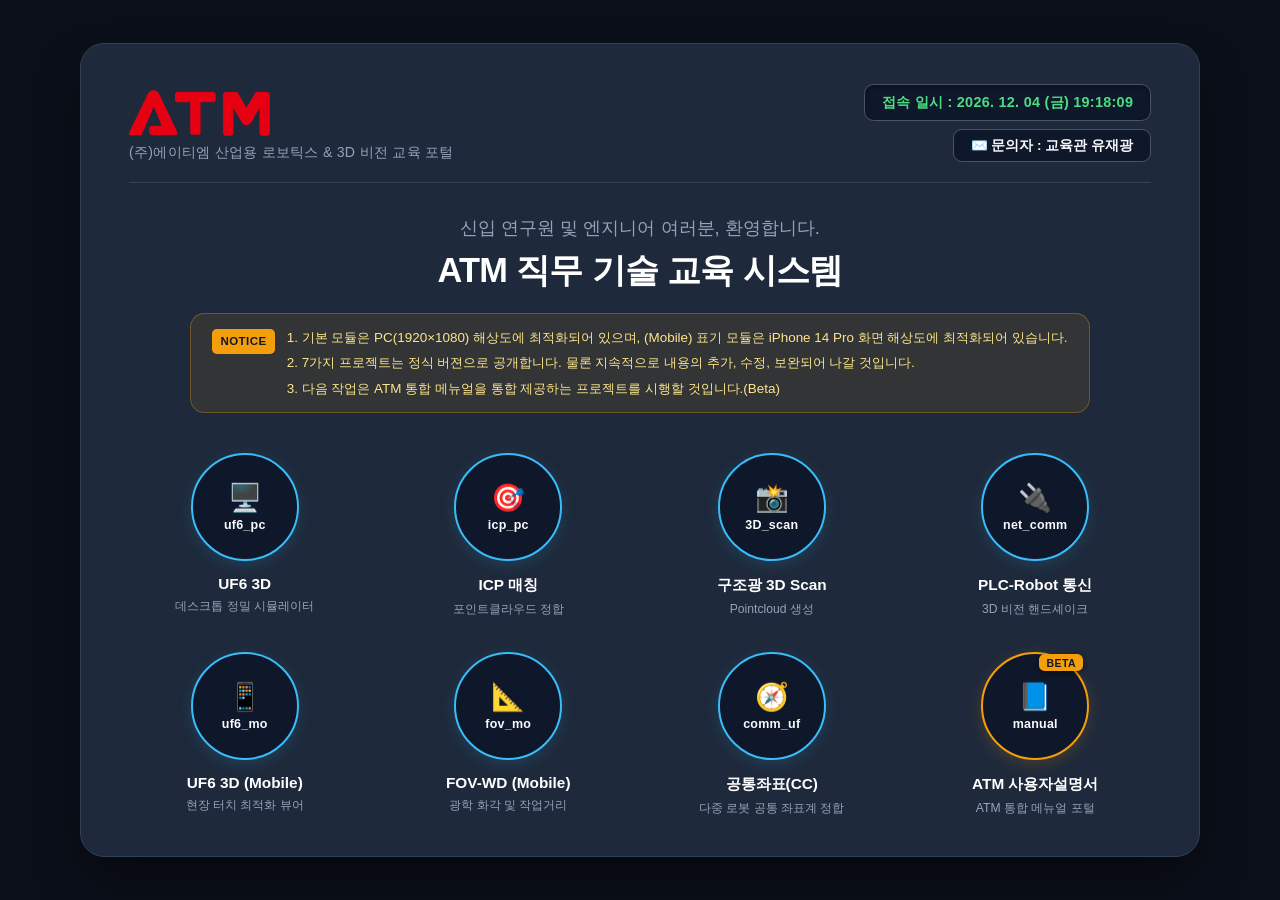
<file: index_season1.html>
<!DOCTYPE html>
<html lang="ko">
<head>
  <meta charset="UTF-8">
  <meta name="viewport" content="width=device-width, initial-scale=1.0, viewport-fit=cover">
  <title>ATM 신입 직원 교육 시스템</title>
  <style>
    :root {
      --bg-color: #0b0f19;
      --card-bg: #1e293b;
      --card-border: #334155;
      --accent-blue: #38bdf8;
      --accent-green: #4ade80;
      --accent-amber: #f59e0b;
      --text-main: #f8fafc;
      --text-sub: #94a3b8;
    }

    * {
      box-sizing: border-box;
      margin: 0;
      padding: 0;
      font-family: -apple-system, BlinkMacSystemFont, "Segoe UI", Roboto, "Noto Sans KR", sans-serif;
    }

    body {
      background-color: var(--bg-color);
      color: var(--text-main);
      min-height: 100vh;
      display: flex;
      justify-content: center;
      align-items: center;
      padding: 1.5rem;
    }

    /* PC 1920x1080 기준 쾌적한 와이드 카드 컨테이너 */
    .container {
      background: var(--card-bg);
      border: 1px solid var(--card-border);
      border-radius: 1.5rem;
      padding: 2.5rem 3rem;
      max-width: 1120px;
      width: 100%;
      box-shadow: 0 25px 50px -12px rgba(0, 0, 0, 0.55);
    }

    /* 헤더 영역: ATM 로고 이미지(홈페이지 링크) 및 실시간 접속 일시 + 문의자 박스 */
    .header {
      display: flex;
      justify-content: space-between;
      align-items: flex-end;
      border-bottom: 1px solid var(--card-border);
      padding-bottom: 1.25rem;
      margin-bottom: 2rem;
      gap: 1rem;
    }

    .brand-wrap {
      display: flex;
      flex-direction: column;
      gap: 0.45rem;
    }

    .brand-link {
      display: inline-flex;
      align-items: center;
      text-decoration: none;
      transition: transform 0.2s ease, opacity 0.2s ease;
      width: fit-content;
    }

    .brand-link:hover {
      transform: scale(1.03);
      opacity: 0.92;
    }

    /* 기존 2rem 텍스트보다 크고 선명한 로고 크기 */
    .brand-logo {
      height: 46px;
      width: auto;
      display: block;
      object-fit: contain;
    }

    .brand-sub {
      font-size: 0.88rem;
      color: var(--text-sub);
      font-weight: 500;
      letter-spacing: 0.02em;
    }

    /* 우측 정렬 컨테이너: 접속 일시 뱃지와 문의자 박스의 오른쪽 끝선 일치 */
    .header-right {
      display: flex;
      flex-direction: column;
      align-items: flex-end;
      gap: 0.5rem;
    }

    .date-badge {
      background: #0f172a;
      border: 1px solid #475569;
      padding: 0.5rem 1.05rem;
      border-radius: 0.6rem;
      font-size: 0.9rem;
      font-weight: 600;
      color: var(--accent-green);
      letter-spacing: 0.02em;
      box-shadow: inset 0 2px 4px rgba(0, 0, 0, 0.3);
      white-space: nowrap;
      font-variant-numeric: tabular-nums;
    }

    /* 문의자 메일 링크 박스 (헤더 하단 구분선 바로 위, 우측 끝 정렬) */
    .contact-box {
      display: inline-flex;
      align-items: center;
      gap: 0.45rem;
      background: #0f172a;
      border: 1px solid #475569;
      padding: 0.42rem 1.05rem;
      border-radius: 0.55rem;
      font-size: 0.85rem;
      font-weight: 600;
      color: var(--text-main);
      text-decoration: none;
      transition: all 0.2s ease;
      white-space: nowrap;
    }

    .contact-box:hover {
      border-color: var(--accent-blue);
      background: rgba(56, 189, 248, 0.12);
      color: var(--accent-blue);
      box-shadow: 0 0 12px rgba(56, 189, 248, 0.25);
    }

    /* 인사말 및 메인 타이틀 */
    .greeting-section {
      text-align: center;
      margin-bottom: 2.5rem;
    }

    .welcome-text {
      font-size: 1.15rem;
      color: var(--text-sub);
      margin-bottom: 0.5rem;
      font-weight: 400;
    }

    .main-title {
      font-size: 2.15rem;
      font-weight: 800;
      color: #ffffff;
      letter-spacing: -0.02em;
      line-height: 1.3;
      margin-bottom: 1.25rem;
    }

    /* 안내 공지 배너 */
    .notice-banner {
      display: inline-flex;
      align-items: flex-start;
      gap: 0.75rem;
      background: rgba(245, 158, 11, 0.1);
      border: 1px solid rgba(245, 158, 11, 0.32);
      color: #fde68a;
      padding: 0.8rem 1.35rem;
      border-radius: 0.9rem;
      font-size: 0.84rem;
      line-height: 1.6;
      text-align: left;
      max-width: 920px;
    }

    .notice-tag {
      background: var(--accent-amber);
      color: #0f172a;
      font-size: 0.72rem;
      font-weight: 800;
      padding: 0.18rem 0.5rem;
      border-radius: 0.3rem;
      letter-spacing: 0.04em;
      flex-shrink: 0;
      margin-top: 0.15rem;
    }

    .notice-list {
      display: flex;
      flex-direction: column;
      gap: 0.25rem;
    }

    /* 8대 모듈 2단 균형 배치 (상단 4개 / 하단 4개) */
    .modules-wrapper {
      display: flex;
      flex-direction: column;
      gap: 2.2rem;
    }

    .modules-row {
      display: grid;
      grid-template-columns: repeat(4, 1fr);
      gap: 1.5rem 2rem;
      justify-items: center;
      align-items: start;
    }

    .module-item {
      display: flex;
      flex-direction: column;
      align-items: center;
      text-decoration: none;
      color: inherit;
      width: 100%;
      max-width: 165px;
      position: relative;
      transition: transform 0.25s cubic-bezier(0.4, 0, 0.2, 1);
    }

    .module-item:hover {
      transform: translateY(-6px);
    }

    /* 원형 버튼 디자인 (기본 파란색 통일) */
    .circle-btn {
      width: 108px;
      height: 108px;
      border-radius: 50%;
      background: #0f172a;
      border: 2px solid var(--accent-blue);
      display: flex;
      flex-direction: column;
      justify-content: center;
      align-items: center;
      box-shadow: 0 4px 15px rgba(56, 189, 248, 0.15);
      transition: all 0.25s ease;
      cursor: pointer;
      position: relative;
    }

    .module-item:hover .circle-btn {
      background: var(--accent-blue);
      border-color: var(--accent-blue);
      box-shadow: 0 0 24px rgba(56, 189, 248, 0.55);
    }

    /* Beta 프로젝트 강조 테두리 (오직 manual.html ATM 사용자설명서만 해당) */
    .module-item.is-beta .circle-btn {
      border-color: var(--accent-amber);
      box-shadow: 0 4px 15px rgba(245, 158, 11, 0.18);
    }

    .module-item.is-beta:hover .circle-btn {
      background: var(--accent-amber);
      border-color: var(--accent-amber);
      box-shadow: 0 0 24px rgba(245, 158, 11, 0.55);
    }

    .btn-icon {
      font-size: 1.7rem;
      margin-bottom: 0.22rem;
      color: var(--accent-blue);
      transition: color 0.25s ease;
    }

    .module-item.is-beta .btn-icon {
      color: var(--accent-amber);
    }

    .btn-code {
      font-size: 0.78rem;
      font-weight: 700;
      color: var(--text-main);
      transition: color 0.25s ease;
      letter-spacing: 0.02em;
    }

    .module-item:hover .btn-icon,
    .module-item:hover .btn-code {
      color: #0f172a;
    }

    /* ATM 사용자설명서에만 부착되는 BETA 뱃지 */
    .beta-badge {
      position: absolute;
      top: 0px;
      right: 4px;
      background: var(--accent-amber);
      color: #0f172a;
      font-size: 0.66rem;
      font-weight: 800;
      padding: 0.16rem 0.45rem;
      border-radius: 0.35rem;
      letter-spacing: 0.04em;
      box-shadow: 0 2px 6px rgba(0, 0, 0, 0.45);
    }

    /* 버튼 하단 텍스트 */
    .module-title {
      margin-top: 0.85rem;
      font-size: 0.96rem;
      font-weight: 700;
      text-align: center;
      color: #ffffff;
      white-space: nowrap;
    }

    .module-desc {
      font-size: 0.76rem;
      color: var(--text-sub);
      text-align: center;
      margin-top: 0.3rem;
      line-height: 1.35;
      word-break: keep-all;
    }

    /* 태블릿 반응형 */
    @media (max-width: 880px) {
      .container {
        padding: 2rem 1.5rem;
      }

      .modules-row {
        gap: 1.6rem 1.2rem;
      }
    }

    /* iPhone 14 Pro (393 x 852pt) 및 모바일 화면 최적화 */
    @media (max-width: 480px) {
      body {
        padding: 1rem 0.85rem;
        align-items: flex-start;
      }

      .container {
        padding: 1.4rem 1.1rem;
        border-radius: 1.2rem;
      }

      .header {
        flex-direction: column;
        align-items: stretch;
        gap: 0.85rem;
        padding-bottom: 1rem;
        margin-bottom: 1.4rem;
      }

      .brand-logo {
        height: 40px;
      }

      .brand-sub {
        font-size: 0.8rem;
      }

      .header-right {
        align-items: flex-end;
        width: 100%;
      }

      .date-badge {
        font-size: 0.8rem;
        padding: 0.45rem 0.85rem;
      }

      .contact-box {
        font-size: 0.78rem;
        padding: 0.4rem 0.85rem;
      }

      .greeting-section {
        margin-bottom: 1.75rem;
      }

      .welcome-text {
        font-size: 0.98rem;
      }

      .main-title {
        font-size: 1.5rem;
        margin-bottom: 1rem;
      }

      .notice-banner {
        font-size: 0.77rem;
        padding: 0.65rem 0.9rem;
        border-radius: 0.75rem;
      }

      .modules-wrapper {
        gap: 1.25rem;
      }

      .modules-row {
        grid-template-columns: repeat(2, 1fr);
        gap: 1.25rem 0.75rem;
      }

      .circle-btn {
        width: 92px;
        height: 92px;
      }

      .btn-icon {
        font-size: 1.5rem;
      }

      .btn-code {
        font-size: 0.74rem;
      }

      .module-title {
        font-size: 0.88rem;
      }

      .module-desc {
        font-size: 0.72rem;
      }
    }
  </style>
</head>
<body>

  <main class="container">
    <!-- 1. 헤더: ATM 로고(홈페이지 새창 링크) 및 실시간 접속 일시 + 문의자 메일 링크 박스 -->
    <header class="header">
      <div class="brand-wrap">
        <a href="http://www.atmc.co.kr/" target="_blank" rel="noopener noreferrer" class="brand-link" title="(주)에이티엠 공식 홈페이지 새 창으로 열기">
          <img src="./image/atm_red.png" alt="ATM 로고" class="brand-logo">
        </a>
        <div class="brand-sub">(주)에이티엠 산업용 로보틱스 & 3D 비전 교육 포털</div>
      </div>

      <div class="header-right">
        <div class="date-badge" id="currentDateTime">접속 일시 확인 중...</div>
        <a href="mailto:jaekwang.yoo@atmc.co.kr" class="contact-box" title="jaekwang.yoo@atmc.co.kr 로 문의 메일 보내기">
          <span>✉️ 문의자 : 교육관 유재광</span>
        </a>
      </div>
    </header>

    <!-- 2. 중앙 타이틀 및 안내 -->
    <section class="greeting-section">
      <p class="welcome-text">신입 연구원 및 엔지니어 여러분, 환영합니다.</p>
      <h1 class="main-title">ATM 직무 기술 교육 시스템</h1>
      
      <!-- 안내 공지 배너 -->
      <div class="notice-banner">
        <span class="notice-tag">NOTICE</span>
        <div class="notice-list">
          <span>1. 기본 모듈은 PC(1920×1080) 해상도에 최적화되어 있으며, (Mobile) 표기 모듈은 iPhone 14 Pro 화면 해상도에 최적화되어 있습니다.</span>
          <span>2. 7가지 프로젝트는 정식 버젼으로 공개합니다. 물론 지속적으로 내용의 추가, 수정, 보완되어 나갈 것입니다.</span>
          <span>3. 다음 작업은 ATM 통합 메뉴얼을 통합 제공하는 프로젝트를 시행할 것입니다.(Beta)</span>
        </div>
      </div>
    </section>

    <!-- 3. 원형 링크 모듈 (상단 4개 / 하단 4개 2단 균형 배치) -->
    <nav class="modules-wrapper">
      <!-- 상단 행: 4개 모듈 -->
      <div class="modules-row top-row">
        <!-- ① UF6 3D -->
        <a href="uf6_pc.html" class="module-item">
          <div class="circle-btn">
            <span class="btn-icon">🖥️</span>
            <span class="btn-code">uf6_pc</span>
          </div>
          <div class="module-title">UF6 3D</div>
          <div class="module-desc">데스크톱 정밀 시뮬레이터</div>
        </a>

        <!-- ② ICP 매칭 -->
        <a href="icp_pc.html" class="module-item">
          <div class="circle-btn">
            <span class="btn-icon">🎯</span>
            <span class="btn-code">icp_pc</span>
          </div>
          <div class="module-title">ICP 매칭</div>
          <div class="module-desc">포인트클라우드 정합</div>
        </a>

        <!-- ③ 구조광 3D Scan -->
        <a href="3D_scan.html" class="module-item">
          <div class="circle-btn">
            <span class="btn-icon">📸</span>
            <span class="btn-code">3D_scan</span>
          </div>
          <div class="module-title">구조광 3D Scan</div>
          <div class="module-desc">Pointcloud 생성</div>
        </a>

        <!-- ④ PLC-Robot 통신 -->
        <a href="net_comm.html" class="module-item">
          <div class="circle-btn">
            <span class="btn-icon">🔌</span>
            <span class="btn-code">net_comm</span>
          </div>
          <div class="module-title">PLC-Robot 통신</div>
          <div class="module-desc">3D 비전 핸드셰이크</div>
        </a>
      </div>

      <!-- 하단 행: 4개 모듈 (모바일 2개 + 공통좌표(CC) 정식 전환 + ATM 사용자설명서 Beta) -->
      <div class="modules-row bottom-row">
        <!-- ⑤ UF6 3D (Mobile) -->
        <a href="uf6_mo.html" class="module-item">
          <div class="circle-btn">
            <span class="btn-icon">📱</span>
            <span class="btn-code">uf6_mo</span>
          </div>
          <div class="module-title">UF6 3D (Mobile)</div>
          <div class="module-desc">현장 터치 최적화 뷰어</div>
        </a>

        <!-- ⑥ FOV-WD (Mobile) -->
        <a href="fov_mo.html" class="module-item">
          <div class="circle-btn">
            <span class="btn-icon">📐</span>
            <span class="btn-code">fov_mo</span>
          </div>
          <div class="module-title">FOV-WD (Mobile)</div>
          <div class="module-desc">광학 화각 및 작업거리</div>
        </a>

        <!-- ⑦ 공통좌표(CC) (정식 공개 전환 - 일반 원형 스타일) -->
        <a href="comm_uf.html" class="module-item">
          <div class="circle-btn">
            <span class="btn-icon">🧭</span>
            <span class="btn-code">comm_uf</span>
          </div>
          <div class="module-title">공통좌표(CC)</div>
          <div class="module-desc">다중 로봇 공통 좌표계 정합</div>
        </a>

        <!-- ⑧ ATM 사용자설명서 (신규 추가 / BETA 프로젝트) -->
        <a href="manual.html" class="module-item is-beta">
          <div class="circle-btn">
            <span class="beta-badge">BETA</span>
            <span class="btn-icon">📘</span>
            <span class="btn-code">manual</span>
          </div>
          <div class="module-title">ATM 사용자설명서</div>
          <div class="module-desc">ATM 통합 메뉴얼 포털</div>
        </a>
      </div>
    </nav>
  </main>

  <script>
    // 접속 일자 및 실시간 시:분:초 표기 (YYYY. MM. DD (요일) HH:MM:SS)
    function updateAccessDateTime() {
      const dateElement = document.getElementById('currentDateTime');
      const now = new Date();
      const year = now.getFullYear();
      const month = String(now.getMonth() + 1).padStart(2, '0');
      const day = String(now.getDate()).padStart(2, '0');
      const hours = String(now.getHours()).padStart(2, '0');
      const minutes = String(now.getMinutes()).padStart(2, '0');
      const seconds = String(now.getSeconds()).padStart(2, '0');

      const weekdays = ['일', '월', '화', '수', '목', '금', '토'];
      const weekday = weekdays[now.getDay()];

      dateElement.textContent = `접속 일시 : ${year}. ${month}. ${day} (${weekday}) ${hours}:${minutes}:${seconds}`;
    }

    updateAccessDateTime();
    setInterval(updateAccessDateTime, 1000);
  </script>
</body>
</html>
</file>
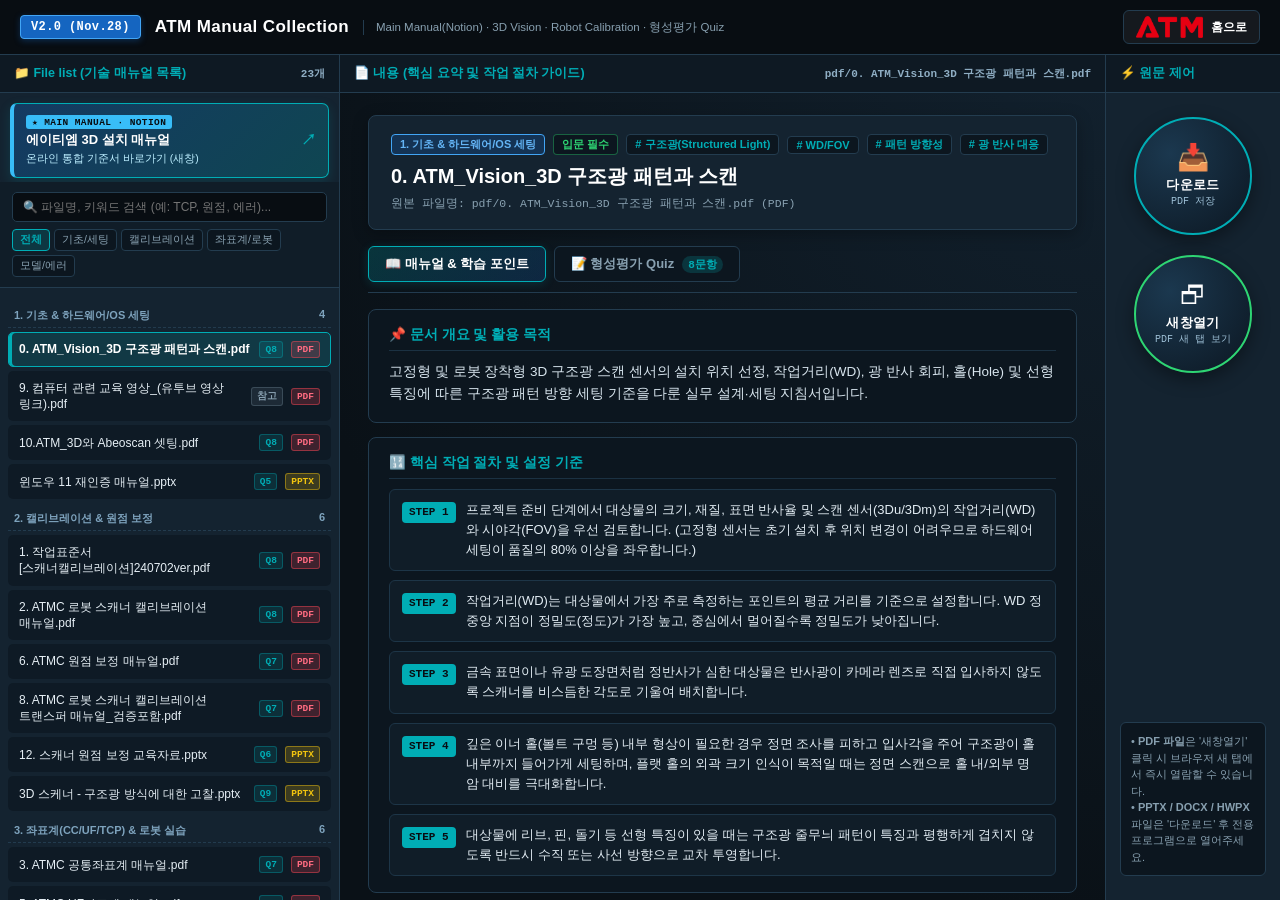
<file: manual.html>
<!DOCTYPE html>
<html lang="ko">
<head>
  <meta charset="UTF-8">
  <meta name="viewport" content="width=device-width, initial-scale=1.0">
  <title>ATM Manual Collection | V1.0 (Nov.21)</title>
  <style>
    :root {
      --bg-dark: #0a1117;
      --panel-bg: #142330;
      --panel-sub: #0e1923;
      --card-bg: #0c161f;
      --panel-border: #233c4f;
      --accent-cyan: #00adb5;
      --accent-blue: #1e88e5;
      --text-main: #e2ecf3;
      --text-muted: #88a0b0;
      --danger-red: #ff4757;
      --success-green: #2ed573;
      --yellow-warn: #f1c40f;
      --purple-tag: #a55eea;
      --font-mono: 'Consolas', 'Monaco', 'Courier New', monospace;
    }

    * {
      box-sizing: border-box;
      margin: 0;
      padding: 0;
      font-family: 'Segoe UI', -apple-system, BlinkMacSystemFont, "Noto Sans KR", sans-serif;
    }

    body {
      background-color: var(--bg-dark);
      color: var(--text-main);
      height: 100vh;
      display: flex;
      flex-direction: column;
      overflow: hidden;
      font-size: 13px;
    }

    /* 상단 헤더 (스케치 반영: V1.0 (Nov.21) + ATM Manual Collection + 홈 로고 버튼) */
    header {
      background: #080d12;
      border-bottom: 1px solid var(--panel-border);
      padding: 10px 20px;
      display: flex;
      justify-content: space-between;
      align-items: center;
      flex-shrink: 0;
      gap: 12px;
    }

    .header-left {
      display: flex;
      align-items: center;
      gap: 14px;
    }

    .ver-badge {
      background: #1565c0;
      color: #ffffff;
      border: 1px solid #42a5f5;
      font-family: var(--font-mono);
      font-weight: 800;
      padding: 4px 10px;
      border-radius: 4px;
      font-size: 12px;
      letter-spacing: 0.4px;
      white-space: nowrap;
      box-shadow: 0 2px 6px rgba(21, 101, 192, 0.35);
    }

    .main-title {
      font-size: 17px;
      font-weight: 800;
      color: #ffffff;
      letter-spacing: 0.4px;
    }

    .sub-caption {
      font-size: 11.5px;
      color: var(--text-muted);
      border-left: 1px solid var(--panel-border);
      padding-left: 12px;
    }

    .home-btn {
      display: flex;
      align-items: center;
      gap: 8px;
      padding: 5px 12px;
      border-radius: 6px;
      background: rgba(255, 255, 255, 0.05);
      border: 1px solid var(--panel-border);
      color: #ffffff;
      text-decoration: none;
      font-weight: 700;
      font-size: 12px;
      transition: all 0.2s ease;
    }
    .home-btn:hover {
      border-color: var(--danger-red);
      background: rgba(255, 71, 87, 0.14);
      transform: translateY(-1px);
    }
    .home-btn img {
      height: 22px;
      width: auto;
      display: block;
    }
    .logo-fallback {
      color: #ff4757;
      font-weight: 900;
      font-size: 14px;
      letter-spacing: 1px;
    }

    /* 메인 3단 레이아웃: 좌측 File list / 중앙 내용 창 / 우측 액션 패널 */
    .workspace {
      display: grid;
      grid-template-columns: 340px 1fr 175px;
      flex: 1;
      overflow: hidden;
    }

    /* 좌측 사이드바: File List */
    .sidebar {
      background: var(--panel-bg);
      border-right: 1px solid var(--panel-border);
      display: flex;
      flex-direction: column;
      overflow: hidden;
    }

    .panel-header {
      background: var(--panel-sub);
      padding: 10px 14px;
      font-weight: 700;
      color: var(--accent-cyan);
      border-bottom: 1px solid var(--panel-border);
      font-size: 12.5px;
      display: flex;
      justify-content: space-between;
      align-items: center;
      flex-shrink: 0;
    }

    .main-manual-banner {
      margin: 10px 10px 4px 10px;
      padding: 11px 12px;
      background: linear-gradient(135deg, rgba(21, 101, 192, 0.35), rgba(0, 173, 181, 0.25));
      border: 1px solid var(--accent-cyan);
      border-left: 4px solid #38bdf8;
      border-radius: 7px;
      display: flex;
      align-items: center;
      justify-content: space-between;
      gap: 8px;
      text-decoration: none;
      color: #ffffff;
      box-shadow: 0 4px 12px rgba(0, 173, 181, 0.18);
      transition: all 0.2s ease;
      flex-shrink: 0;
    }
    .main-manual-banner:hover {
      background: linear-gradient(135deg, rgba(21, 101, 192, 0.55), rgba(0, 173, 181, 0.4));
      transform: translateY(-1px);
      box-shadow: 0 6px 16px rgba(0, 173, 181, 0.32);
    }
    .mm-info {
      display: flex;
      flex-direction: column;
      gap: 3px;
    }
    .mm-badge {
      display: inline-block;
      width: fit-content;
      font-family: var(--font-mono);
      font-size: 9.5px;
      font-weight: 800;
      background: #38bdf8;
      color: #080d12;
      padding: 1px 6px;
      border-radius: 3px;
      letter-spacing: 0.4px;
    }
    .mm-title {
      font-size: 13px;
      font-weight: 800;
      color: #ffffff;
      line-height: 1.3;
    }
    .mm-sub {
      font-size: 10.5px;
      color: #bceeff;
    }
    .mm-arrow {
      font-size: 15px;
      font-weight: 800;
      color: var(--accent-cyan);
      flex-shrink: 0;
    }

    .search-wrap {
      padding: 10px 12px;
      background: #101d28;
      border-bottom: 1px solid var(--panel-border);
      flex-shrink: 0;
    }

    .search-input {
      width: 100%;
      background: #080d12;
      border: 1px solid var(--panel-border);
      color: #ffffff;
      padding: 7px 10px;
      border-radius: 5px;
      font-size: 12px;
      outline: none;
      transition: border-color 0.2s;
    }
    .search-input:focus {
      border-color: var(--accent-cyan);
    }

    .filter-chips {
      display: flex;
      gap: 4px;
      margin-top: 7px;
      flex-wrap: wrap;
    }

    .chip {
      background: #0c161f;
      border: 1px solid var(--panel-border);
      color: var(--text-muted);
      padding: 3px 7px;
      border-radius: 4px;
      font-size: 10.5px;
      cursor: pointer;
      transition: all 0.15s;
    }
    .chip:hover { color: #fff; border-color: #3d6380; }
    .chip.active {
      background: rgba(0, 173, 181, 0.18);
      border-color: var(--accent-cyan);
      color: var(--accent-cyan);
      font-weight: 700;
    }

    .file-list-scroll {
      flex: 1;
      overflow-y: auto;
      padding: 8px;
    }

    .cat-header {
      font-size: 11px;
      font-weight: 700;
      color: #7ea3bd;
      padding: 8px 6px 4px 6px;
      margin-top: 4px;
      border-bottom: 1px dashed #223b4e;
      display: flex;
      justify-content: space-between;
    }

    .file-item {
      display: flex;
      align-items: center;
      justify-content: space-between;
      gap: 8px;
      padding: 8px 10px;
      margin-top: 4px;
      border-radius: 5px;
      background: rgba(12, 22, 31, 0.65);
      border: 1px solid transparent;
      cursor: pointer;
      transition: all 0.15s;
    }
    .file-item:hover {
      background: #1a3042;
      border-color: #2e526e;
    }
    .file-item.active {
      background: rgba(0, 173, 181, 0.16);
      border-color: var(--accent-cyan);
      box-shadow: inset 3px 0 0 var(--accent-cyan);
    }

    .file-name {
      font-size: 12px;
      color: #e6eff5;
      line-height: 1.35;
      word-break: keep-all;
      flex: 1;
    }
    .file-item.active .file-name {
      color: #ffffff;
      font-weight: 700;
    }

    .ext-badge {
      font-family: var(--font-mono);
      font-size: 9.5px;
      font-weight: 800;
      padding: 2px 5px;
      border-radius: 3px;
      flex-shrink: 0;
    }
    .ext-pdf  { background: rgba(255, 71, 87, 0.2);  color: #ff6b81; border: 1px solid rgba(255, 71, 87, 0.45); }
    .ext-pptx { background: rgba(241, 196, 15, 0.2); color: #f1c40f; border: 1px solid rgba(241, 196, 15, 0.45); }
    .ext-docx { background: rgba(30, 144, 255, 0.2); color: #54a0ff; border: 1px solid rgba(30, 144, 255, 0.45); }
    .ext-hwpx { background: rgba(46, 213, 115, 0.2); color: #2ed573; border: 1px solid rgba(46, 213, 115, 0.45); }

    /* 중앙 메인 뷰어: 내용 창 */
    .content-area {
      background: radial-gradient(circle at top right, #12212e 0%, #0a1117 75%);
      display: flex;
      flex-direction: column;
      overflow: hidden;
    }

    .viewer-scroll {
      flex: 1;
      overflow-y: auto;
      padding: 22px 28px;
    }

    .doc-container {
      max-width: 920px;
      margin: 0 auto;
    }

    .doc-hero {
      background: var(--panel-bg);
      border: 1px solid var(--panel-border);
      border-radius: 8px;
      padding: 18px 22px;
      margin-bottom: 16px;
      box-shadow: 0 4px 16px rgba(0, 0, 0, 0.28);
    }

    .doc-meta-row {
      display: flex;
      align-items: center;
      gap: 8px;
      flex-wrap: wrap;
      margin-bottom: 8px;
    }

    .meta-pill {
      font-size: 11px;
      padding: 2px 8px;
      border-radius: 4px;
      background: #0c161f;
      border: 1px solid var(--panel-border);
      color: var(--accent-cyan);
      font-weight: 600;
    }

    .doc-title {
      font-size: 20px;
      font-weight: 800;
      color: #ffffff;
      margin-bottom: 6px;
      line-height: 1.35;
    }

    .doc-filename {
      font-family: var(--font-mono);
      font-size: 11.5px;
      color: var(--text-muted);
    }

    .summary-card {
      background: var(--card-bg);
      border: 1px solid var(--panel-border);
      border-radius: 8px;
      padding: 16px 20px;
      margin-bottom: 14px;
    }

    .card-title {
      font-size: 13.5px;
      font-weight: 700;
      color: var(--accent-cyan);
      margin-bottom: 10px;
      padding-bottom: 6px;
      border-bottom: 1px solid #1b3142;
      display: flex;
      align-items: center;
      gap: 6px;
    }

    .overview-text {
      font-size: 13.5px;
      line-height: 1.65;
      color: #d8e5ee;
    }

    .step-list {
      list-style: none;
      display: flex;
      flex-direction: column;
      gap: 9px;
    }

    .step-list li {
      display: flex;
      align-items: flex-start;
      gap: 10px;
      background: rgba(20, 35, 48, 0.55);
      border: 1px solid #1d3547;
      padding: 10px 12px;
      border-radius: 6px;
      line-height: 1.55;
      font-size: 13px;
    }

    .step-num {
      background: var(--accent-cyan);
      color: #080d12;
      font-family: var(--font-mono);
      font-weight: 800;
      font-size: 11px;
      padding: 2px 7px;
      border-radius: 4px;
      flex-shrink: 0;
      margin-top: 2px;
    }

    .warn-card {
      background: rgba(241, 196, 15, 0.08);
      border: 1px solid rgba(241, 196, 15, 0.4);
      border-left: 4px solid var(--yellow-warn);
      border-radius: 6px;
      padding: 14px 18px;
      margin-bottom: 14px;
    }

    .warn-title {
      font-size: 13px;
      font-weight: 800;
      color: var(--yellow-warn);
      margin-bottom: 6px;
    }

    .warn-list {
      padding-left: 18px;
      color: #f3e9c6;
      font-size: 12.8px;
      line-height: 1.6;
    }

    .sim-link-box {
      display: flex;
      align-items: center;
      justify-content: space-between;
      gap: 12px;
      background: linear-gradient(90deg, rgba(0, 173, 181, 0.14), rgba(21, 101, 192, 0.14));
      border: 1px solid var(--accent-cyan);
      border-radius: 8px;
      padding: 12px 18px;
      margin-top: 6px;
    }

    .sim-link-btn {
      background: var(--accent-cyan);
      color: #080d12;
      font-weight: 800;
      padding: 7px 14px;
      border-radius: 5px;
      text-decoration: none;
      font-size: 12px;
      white-space: nowrap;
      transition: background 0.15s;
    }
    .sim-link-btn:hover {
      background: #26d0d9;
    }

    /* 우측 액션 패널 (스케치 우측의 다운로드 / 새창열기 버튼) */
    .action-sidebar {
      background: var(--panel-bg);
      border-left: 1px solid var(--panel-border);
      display: flex;
      flex-direction: column;
    }

    .action-body {
      padding: 24px 14px;
      display: flex;
      flex-direction: column;
      align-items: center;
      gap: 20px;
      flex: 1;
    }

    .circle-action-btn {
      width: 118px;
      height: 118px;
      border-radius: 50%;
      border: 2px solid var(--accent-cyan);
      background: radial-gradient(circle at 30% 30%, #1b384f, #0c1722);
      color: #ffffff;
      display: flex;
      flex-direction: column;
      align-items: center;
      justify-content: center;
      gap: 6px;
      cursor: pointer;
      text-decoration: none;
      box-shadow: 0 6px 18px rgba(0, 0, 0, 0.4);
      transition: all 0.2s ease;
      text-align: center;
      padding: 8px;
    }
    .circle-action-btn:hover {
      transform: translateY(-3px) scale(1.03);
      background: radial-gradient(circle at 30% 30%, #008c94, #0f293a);
      box-shadow: 0 8px 24px rgba(0, 173, 181, 0.35);
    }

    .circle-action-btn.open-win {
      border-color: var(--success-green);
    }
    .circle-action-btn.open-win:hover {
      background: radial-gradient(circle at 30% 30%, #1f8a4c, #0f293a);
      box-shadow: 0 8px 24px rgba(46, 213, 115, 0.35);
    }

    .btn-icon {
      font-size: 26px;
      line-height: 1;
    }

    .btn-label {
      font-size: 13px;
      font-weight: 800;
      letter-spacing: 0.3px;
    }

    .btn-sub {
      font-family: var(--font-mono);
      font-size: 10px;
      color: #9ec0d6;
    }

    .action-note {
      margin-top: auto;
      background: #0c161f;
      border: 1px solid var(--panel-border);
      border-radius: 6px;
      padding: 10px;
      font-size: 11px;
      color: var(--text-muted);
      line-height: 1.5;
      width: 100%;
    }

    /* 스크롤바 커스텀 */
    ::-webkit-scrollbar { width: 6px; height: 6px; }
    ::-webkit-scrollbar-track { background: #091016; }
    ::-webkit-scrollbar-thumb { background: #264359; border-radius: 3px; }
    ::-webkit-scrollbar-thumb:hover { background: #37607d; }

    /* 태블릿 / 모바일 반응형 (아이패드 가로/세로 대응) */
    @media (max-width: 1024px) {
      body { height: auto; overflow-y: auto; }
      .workspace {
        grid-template-columns: 280px 1fr;
        grid-template-rows: auto auto;
        overflow: visible;
      }
      .action-sidebar {
        grid-column: 1 / 3;
        border-left: none;
        border-top: 1px solid var(--panel-border);
      }
      .action-body {
        flex-direction: row;
        justify-content: center;
        padding: 16px;
      }
      .circle-action-btn {
        width: 135px;
        height: 68px;
        border-radius: 12px;
        flex-direction: row;
      }
      .action-note { display: none; }
    }

    @media (max-width: 720px) {
      .workspace { grid-template-columns: 1fr; }
      .action-sidebar { grid-column: 1 / 2; }
      .sub-caption { display: none; }
    }

    /* =========================================================================
       V2.0 확장: 학습 포인트 카드 & 중앙 뷰어 탭 & 퀴즈형/시험형 형성평가 UI
       ========================================================================= */
    .quiz-mini-badge {
      font-family: var(--font-mono);
      font-size: 9.5px;
      font-weight: 700;
      padding: 2px 5px;
      border-radius: 3px;
      flex-shrink: 0;
      background: rgba(0, 173, 181, 0.14);
      color: var(--accent-cyan);
      border: 1px solid rgba(0, 173, 181, 0.35);
    }
    .quiz-mini-badge.passed {
      background: rgba(46, 213, 115, 0.16);
      color: var(--success-green);
      border-color: rgba(46, 213, 115, 0.45);
    }
    .quiz-mini-badge.deferred {
      background: rgba(136, 160, 176, 0.12);
      color: var(--text-muted);
      border-color: rgba(136, 160, 176, 0.28);
    }

    .viewer-tabs {
      display: flex;
      gap: 8px;
      margin-bottom: 16px;
      border-bottom: 1px solid var(--panel-border);
      padding-bottom: 10px;
      flex-wrap: wrap;
    }

    .v-tab-btn {
      display: inline-flex;
      align-items: center;
      gap: 8px;
      padding: 8px 16px;
      border-radius: 6px;
      border: 1px solid var(--panel-border);
      background: var(--card-bg);
      color: var(--text-muted);
      font-size: 13px;
      font-weight: 700;
      cursor: pointer;
      transition: all 0.16s ease;
    }
    .v-tab-btn:hover {
      border-color: var(--accent-cyan);
      color: #ffffff;
    }
    .v-tab-btn.active {
      background: linear-gradient(135deg, rgba(0, 173, 181, 0.22), rgba(21, 101, 192, 0.22));
      border-color: var(--accent-cyan);
      color: #ffffff;
      box-shadow: 0 2px 10px rgba(0, 173, 181, 0.18);
    }
    .v-tab-btn.disabled {
      opacity: 0.55;
      cursor: not-allowed;
    }

    .tab-pill-count {
      font-family: var(--font-mono);
      font-size: 11px;
      padding: 1px 6px;
      border-radius: 10px;
      background: rgba(0, 173, 181, 0.2);
      color: var(--accent-cyan);
    }

    /* 학습 포인트 카드 */
    .lp-grid {
      display: grid;
      grid-template-columns: repeat(auto-fit, minmax(250px, 1fr));
      gap: 10px;
    }
    .lp-item {
      background: rgba(21, 101, 192, 0.1);
      border: 1px solid rgba(66, 165, 245, 0.35);
      border-left: 3px solid #42a5f5;
      border-radius: 6px;
      padding: 12px 14px;
    }
    .lp-title {
      font-size: 12.5px;
      font-weight: 800;
      color: #81d4fa;
      margin-bottom: 5px;
    }
    .lp-detail {
      font-size: 12.4px;
      line-height: 1.55;
      color: #d8e7f3;
    }

    /* 퀴즈 모드 전환 바 (퀴즈형 vs 시험형) */
    .quiz-mode-bar {
      display: flex;
      justify-content: space-between;
      align-items: center;
      flex-wrap: wrap;
      gap: 10px;
      background: var(--card-bg);
      border: 1px solid var(--panel-border);
      border-radius: 8px;
      padding: 12px 16px;
      margin-bottom: 14px;
    }
    .mode-switch-group {
      display: flex;
      gap: 6px;
      background: #080d12;
      padding: 4px;
      border-radius: 6px;
      border: 1px solid #1b3142;
    }
    .mode-btn {
      padding: 6px 13px;
      border: none;
      border-radius: 4px;
      background: transparent;
      color: var(--text-muted);
      font-size: 12px;
      font-weight: 700;
      cursor: pointer;
      transition: all 0.15s;
    }
    .mode-btn.active {
      background: var(--accent-cyan);
      color: #080d12;
    }
    .quiz-progress-text {
      font-family: var(--font-mono);
      font-size: 12px;
      color: #9ec0d6;
    }

    .quiz-card {
      background: var(--card-bg);
      border: 1px solid var(--panel-border);
      border-radius: 8px;
      padding: 16px 20px;
      margin-bottom: 12px;
    }
    .quiz-card.q-correct { border-color: rgba(46, 213, 115, 0.55); }
    .quiz-card.q-wrong   { border-color: rgba(255, 71, 87, 0.55); }

    .quiz-q-header {
      display: flex;
      align-items: flex-start;
      gap: 10px;
      margin-bottom: 12px;
    }
    .quiz-q-num {
      background: #1565c0;
      color: #ffffff;
      font-family: var(--font-mono);
      font-weight: 800;
      font-size: 11px;
      padding: 3px 8px;
      border-radius: 4px;
      flex-shrink: 0;
      margin-top: 2px;
    }
    .quiz-q-text {
      font-size: 13.5px;
      font-weight: 700;
      color: #ffffff;
      line-height: 1.5;
    }

    .quiz-options {
      display: flex;
      flex-direction: column;
      gap: 7px;
    }
    .quiz-opt-btn {
      display: flex;
      align-items: flex-start;
      gap: 10px;
      width: 100%;
      text-align: left;
      padding: 10px 13px;
      border-radius: 6px;
      border: 1px solid #1f394d;
      background: rgba(20, 35, 48, 0.55);
      color: #dce8f0;
      font-size: 12.8px;
      line-height: 1.45;
      cursor: pointer;
      transition: all 0.15s;
    }
    .quiz-opt-btn:hover:not(:disabled) {
      border-color: var(--accent-cyan);
      background: rgba(0, 173, 181, 0.12);
    }
    .quiz-opt-btn.selected {
      border-color: #42a5f5;
      background: rgba(21, 101, 192, 0.25);
      color: #ffffff;
      font-weight: 600;
    }
    .quiz-opt-btn.opt-correct {
      border-color: var(--success-green);
      background: rgba(46, 213, 115, 0.16);
      color: #b8f7d0;
      font-weight: 700;
    }
    .quiz-opt-btn.opt-wrong {
      border-color: var(--danger-red);
      background: rgba(255, 71, 87, 0.16);
      color: #ffc2c8;
    }
    .opt-idx {
      font-family: var(--font-mono);
      font-weight: 800;
      font-size: 11px;
      color: var(--accent-cyan);
      flex-shrink: 0;
      margin-top: 1px;
    }

    .quiz-feedback {
      margin-top: 10px;
      padding: 10px 13px;
      border-radius: 6px;
      font-size: 12.5px;
      line-height: 1.55;
    }
    .quiz-feedback.fb-ok {
      background: rgba(46, 213, 115, 0.1);
      border: 1px solid rgba(46, 213, 115, 0.4);
      color: #c8f7dc;
    }
    .quiz-feedback.fb-no {
      background: rgba(255, 71, 87, 0.1);
      border: 1px solid rgba(255, 71, 87, 0.4);
      color: #ffd0d5;
    }

    .exam-actions-bar {
      display: flex;
      justify-content: space-between;
      align-items: center;
      flex-wrap: wrap;
      gap: 10px;
      margin-top: 14px;
      padding: 14px 18px;
      background: var(--panel-bg);
      border: 1px solid var(--panel-border);
      border-radius: 8px;
    }
    .btn-primary {
      background: var(--accent-cyan);
      color: #080d12;
      border: none;
      border-radius: 6px;
      padding: 9px 18px;
      font-size: 13px;
      font-weight: 800;
      cursor: pointer;
      transition: background 0.15s;
    }
    .btn-primary:hover { background: #26d0d9; }
    .btn-secondary {
      background: rgba(255, 255, 255, 0.06);
      color: #e2ecf3;
      border: 1px solid var(--panel-border);
      border-radius: 6px;
      padding: 8px 14px;
      font-size: 12.5px;
      font-weight: 700;
      cursor: pointer;
    }
    .btn-secondary:hover { border-color: var(--accent-cyan); }

    .exam-result-banner {
      background: linear-gradient(135deg, rgba(21, 101, 192, 0.2), rgba(0, 173, 181, 0.16));
      border: 1px solid var(--accent-cyan);
      border-radius: 8px;
      padding: 16px 20px;
      margin-bottom: 14px;
      display: flex;
      justify-content: space-between;
      align-items: center;
      flex-wrap: wrap;
      gap: 12px;
    }
    .exam-result-banner.pass {
      background: linear-gradient(135deg, rgba(46, 213, 115, 0.18), rgba(0, 173, 181, 0.15));
      border-color: var(--success-green);
    }
    .exam-score-big {
      font-family: var(--font-mono);
      font-size: 24px;
      font-weight: 900;
      color: #ffffff;
    }
  </style>
</head>
<body>

  <!-- 상단 헤더 -->
  <header>
    <div class="header-left">
      <span class="ver-badge">V2.0 (Nov.28)</span>
      <span class="main-title">ATM Manual Collection</span>
      <span class="sub-caption">Main Manual(Notion) · 3D Vision · Robot Calibration · 형성평가 Quiz</span>
    </div>

    <a href="index.html" class="home-btn" title="메인 교육 포털(index.html)로 돌아가기">
      <img src="image/atm_red.png" alt="ATM" onerror="this.style.display='none'; this.nextElementSibling.style.display='inline';">
      <span class="logo-fallback" style="display:none;">ATM</span>
      <span>홈으로</span>
    </a>
  </header>

  <!-- 메인 3단 워크스페이스 -->
  <div class="workspace">

    <!-- 1. 좌측 패널: File List -->
    <aside class="sidebar">
      <div class="panel-header">
        <span>📁 File list (기술 매뉴얼 목록)</span>
        <span id="file-count" style="font-family:var(--font-mono); font-size:11px; color:#8faec4;">23개</span>
      </div>

      <!-- 최상단 고정: Main Manual (Notion 웹 매뉴얼) -->
      <a href="https://app.notion.com/p/rimryu/3D-1b54d1fd7f764b04a0fc99d0e1ea3511" target="_blank" rel="noopener noreferrer" class="main-manual-banner" title="노션(Notion) 메인 설치 매뉴얼 새 창으로 열기">
        <div class="mm-info">
          <span class="mm-badge">★ MAIN MANUAL · NOTION</span>
          <span class="mm-title">에이티엠 3D 설치 매뉴얼</span>
          <span class="mm-sub">온라인 통합 기준서 바로가기 (새창)</span>
        </div>
        <span class="mm-arrow">↗</span>
      </a>

      <div class="search-wrap">
        <input type="text" id="search-box" class="search-input" placeholder="🔍 파일명, 키워드 검색 (예: TCP, 원점, 에러)..." oninput="renderFileList()">
        <div class="filter-chips">
          <button class="chip active" onclick="setCatFilter('ALL', this)">전체</button>
          <button class="chip" onclick="setCatFilter('BASIC', this)">기초/세팅</button>
          <button class="chip" onclick="setCatFilter('CALIB', this)">캘리브레이션</button>
          <button class="chip" onclick="setCatFilter('COORD', this)">좌표계/로봇</button>
          <button class="chip" onclick="setCatFilter('MODEL', this)">모델/에러</button>
        </div>
      </div>

      <div class="file-list-scroll" id="file-list-container"></div>
    </aside>

    <!-- 2. 중앙 패널: 내용 창 (요약본 뷰어) -->
    <main class="content-area">
      <div class="panel-header">
        <span>📄 내용 (핵심 요약 및 작업 절차 가이드)</span>
        <span id="viewer-path" style="font-family:var(--font-mono); font-size:11px; color:#8faec4;">pdf/...</span>
      </div>

      <div class="viewer-scroll">
        <div class="doc-container" id="doc-viewer"></div>
      </div>
    </main>

    <!-- 3. 우측 패널: 다운로드 / 새창열기 버튼 -->
    <aside class="action-sidebar">
      <div class="panel-header">
        <span>⚡ 원문 제어</span>
      </div>

      <div class="action-body">
        <a id="btn-download" class="circle-action-btn" href="#" download>
          <span class="btn-icon">📥</span>
          <div>
            <div class="btn-label">다운로드</div>
            <div class="btn-sub" id="dl-ext">원본 저장</div>
          </div>
        </a>

        <a id="btn-open" class="circle-action-btn open-win" href="#" target="_blank" rel="noopener noreferrer">
          <span class="btn-icon">🗗</span>
          <div>
            <div class="btn-label" id="open-label">새창열기</div>
            <div class="btn-sub" id="open-sub">원문 뷰어</div>
          </div>
        </a>

        <div class="action-note" id="action-guide">
          • <b>PDF 파일</b>은 '새창열기' 클릭 시 브라우저 새 탭에서 즉시 열람할 수 있습니다.<br>
          • <b>PPTX / DOCX / HWPX</b> 파일은 '다운로드' 후 전용 프로그램으로 열어주세요.
        </div>
      </div>
    </aside>

  </div>

  <script src="manual_data.js"></script>
  <script>
    const manualDocs = window.manualDocs || [];
    const STORAGE_KEY = 'atm_manual_quiz_progress_v2';

    let currentCat = 'ALL';
    let selectedDocId = 0;
    let currentViewerTab = 'manual'; // 'manual' | 'quiz'
    let currentQuizMode = 'quiz';    // 'quiz' (즉시 피드백) | 'exam' (일괄 채점)

    // 문서별 퀴즈/시험 상태 저장소 (메모리)
    const quizSession = {}; // { [docId]: { quizAnswers: {}, examAnswers: {}, examSubmitted: false, retryIndices: null } }

    function loadProgress() {
      try {
        return JSON.parse(localStorage.getItem(STORAGE_KEY) || '{}');
      } catch (e) {
        return {};
      }
    }

    function saveDocScore(docId, correct, total) {
      try {
        const data = loadProgress();
        const prev = data[docId];
        const bestCorrect = prev ? Math.max(prev.bestCorrect || 0, correct) : correct;
        data[docId] = { latestCorrect: correct, bestCorrect, total, updatedAt: Date.now() };
        localStorage.setItem(STORAGE_KEY, JSON.stringify(data));
      } catch (e) {}
    }

    function getSession(docId) {
      if (!quizSession[docId]) {
        quizSession[docId] = {
          quizAnswers: {},
          examAnswers: {},
          examSubmitted: false,
          retryIndices: null
        };
      }
      return quizSession[docId];
    }

    function escapeHtml(str) {
      return String(str)
        .replace(/&/g, '&amp;')
        .replace(/</g, '&lt;')
        .replace(/>/g, '&gt;');
    }

    /* =========================================================================
       2. 좌측 File List 렌더링 & 필터/검색 로직
       ========================================================================= */
    function setCatFilter(cat, btn) {
      currentCat = cat;
      document.querySelectorAll('.chip').forEach(c => c.classList.remove('active'));
      btn.classList.add('active');
      renderFileList();
    }

    function renderFileList() {
      const keyword = document.getElementById('search-box').value.trim().toLowerCase();
      const container = document.getElementById('file-list-container');
      const progress = loadProgress();

      const filtered = manualDocs.filter(doc => {
        const matchCat = (currentCat === 'ALL' || doc.cat === currentCat);
        const matchKey = !keyword ||
          doc.file.toLowerCase().includes(keyword) ||
          doc.overview.toLowerCase().includes(keyword) ||
          doc.tags.some(t => t.toLowerCase().includes(keyword));
        return matchCat && matchKey;
      });

      document.getElementById('file-count').textContent = `${filtered.length}개`;

      if (filtered.length === 0) {
        container.innerHTML = `<div style="padding:20px; text-align:center; color:var(--text-muted); font-size:12px;">검색 조건에 일치하는 문서가 없습니다.</div>`;
        return;
      }

      const groups = {};
      filtered.forEach(doc => {
        if (!groups[doc.catName]) groups[doc.catName] = [];
        groups[doc.catName].push(doc);
      });

      let html = '';
      Object.keys(groups).forEach(catTitle => {
        html += `<div class="cat-header"><span>${catTitle}</span><span>${groups[catTitle].length}</span></div>`;
        groups[catTitle].forEach(doc => {
          const isActive = (doc.id === selectedDocId) ? 'active' : '';
          const extClass = `ext-${doc.ext.toLowerCase()}`;
          const qCount = (doc.quiz && doc.quiz.length) || 0;
          const rec = progress[doc.id];

          let qBadge = '';
          if (qCount > 0) {
            if (rec && rec.bestCorrect !== undefined) {
              const passed = (rec.bestCorrect / qCount) >= 0.8;
              qBadge = `<span class="quiz-mini-badge ${passed ? 'passed' : ''}" title="최고 기록 ${rec.bestCorrect}/${qCount}">${passed ? '✓ ' : ''}${rec.bestCorrect}/${qCount}</span>`;
            } else {
              qBadge = `<span class="quiz-mini-badge" title="형성평가 ${qCount}문항">Q${qCount}</span>`;
            }
          } else {
            qBadge = `<span class="quiz-mini-badge deferred" title="퀴즈 보류 문서">참고</span>`;
          }

          html += `
            <div class="file-item ${isActive}" onclick="selectDoc(${doc.id})">
              <span class="file-name">${doc.file}</span>
              ${qBadge}
              <span class="ext-badge ${extClass}">${doc.ext}</span>
            </div>
          `;
        });
      });

      container.innerHTML = html;
    }

    /* =========================================================================
       3. 문서 선택 & 중앙 뷰어(매뉴얼 탭 / 형성평가 퀴즈·시험 탭) 렌더링
       ========================================================================= */
    function selectDoc(id) {
      selectedDocId = id;
      currentViewerTab = 'manual';
      renderCurrentDoc();
    }

    function switchViewerTab(tab) {
      const doc = manualDocs.find(d => d.id === selectedDocId) || manualDocs[0];
      if (tab === 'quiz' && (!doc.quiz || doc.quiz.length === 0)) return;
      currentViewerTab = tab;
      renderCurrentDoc();
      const scrollEl = document.querySelector('.viewer-scroll');
      if (scrollEl) scrollEl.scrollTop = 0;
    }

    function switchQuizMode(mode) {
      currentQuizMode = mode;
      renderCurrentDoc();
    }

    function selectQuizOption(qIdx, optIdx) {
      const doc = manualDocs.find(d => d.id === selectedDocId);
      if (!doc || !doc.quiz) return;
      const sess = getSession(doc.id);

      if (currentQuizMode === 'quiz') {
        if (sess.quizAnswers[qIdx] !== undefined) return; // 이미 푼 문항 고정
        sess.quizAnswers[qIdx] = optIdx;
        // 전체 문항을 다 풀었으면 최고 기록 저장
        if (Object.keys(sess.quizAnswers).length === doc.quiz.length) {
          let correct = 0;
          doc.quiz.forEach((q, i) => {
            if (sess.quizAnswers[i] === q.answer) correct++;
          });
          saveDocScore(doc.id, correct, doc.quiz.length);
        }
      } else {
        if (sess.examSubmitted) return;
        sess.examAnswers[qIdx] = optIdx;
      }
      renderCurrentDoc();
    }

    function submitExam() {
      const doc = manualDocs.find(d => d.id === selectedDocId);
      if (!doc || !doc.quiz) return;
      const sess = getSession(doc.id);
      const targetIndices = sess.retryIndices || doc.quiz.map((_, i) => i);

      const unanswered = targetIndices.filter(i => sess.examAnswers[i] === undefined);
      if (unanswered.length > 0) {
        alert(`아직 선택하지 않은 문항이 ${unanswered.length}개 있습니다. 모든 문항을 선택 후 제출해 주세요.`);
        return;
      }

      sess.examSubmitted = true;
      if (!sess.retryIndices) {
        let correct = 0;
        doc.quiz.forEach((q, i) => {
          if (sess.examAnswers[i] === q.answer) correct++;
        });
        saveDocScore(doc.id, correct, doc.quiz.length);
      }
      renderCurrentDoc();
      const scrollEl = document.querySelector('.viewer-scroll');
      if (scrollEl) scrollEl.scrollTop = 0;
    }

    function resetQuizSession(onlyWrong) {
      const doc = manualDocs.find(d => d.id === selectedDocId);
      if (!doc || !doc.quiz) return;
      const sess = getSession(doc.id);

      if (currentQuizMode === 'quiz') {
        sess.quizAnswers = {};
      } else {
        if (onlyWrong && sess.examSubmitted) {
          const wrongIndices = [];
          doc.quiz.forEach((q, i) => {
            if (sess.examAnswers[i] !== q.answer) wrongIndices.push(i);
          });
          if (wrongIndices.length === 0) return;
          wrongIndices.forEach(i => delete sess.examAnswers[i]);
          sess.retryIndices = wrongIndices;
          sess.examSubmitted = false;
        } else {
          sess.examAnswers = {};
          sess.examSubmitted = false;
          sess.retryIndices = null;
        }
      }
      renderCurrentDoc();
    }

    function renderQuizPanel(doc) {
      const sess = getSession(doc.id);
      const total = doc.quiz.length;
      const isQuiz = (currentQuizMode === 'quiz');

      let progressLabel = '';
      if (isQuiz) {
        const answeredCount = Object.keys(sess.quizAnswers).length;
        let correctCount = 0;
        doc.quiz.forEach((q, i) => {
          if (sess.quizAnswers[i] === q.answer) correctCount++;
        });
        progressLabel = `진행: ${answeredCount}/${total}문항 (현재 정답 ${correctCount}개)`;
      } else {
        const activeIndices = sess.retryIndices || doc.quiz.map((_, i) => i);
        const answeredCount = activeIndices.filter(i => sess.examAnswers[i] !== undefined).length;
        progressLabel = sess.examSubmitted
          ? '채점 완료'
          : `선택: ${answeredCount}/${activeIndices.length}문항`;
      }

      const modeBarHtml = `
        <div class="quiz-mode-bar">
          <div class="mode-switch-group">
            <button class="mode-btn ${isQuiz ? 'active' : ''}" onclick="switchQuizMode('quiz')">💡 퀴즈형 (즉시 피드백)</button>
            <button class="mode-btn ${!isQuiz ? 'active' : ''}" onclick="switchQuizMode('exam')">📋 시험형 (일괄 채점)</button>
          </div>
          <div style="display:flex; align-items:center; gap:10px;">
            <span class="quiz-progress-text">${progressLabel}</span>
            <button class="btn-secondary" style="padding:5px 10px; font-size:11.5px;" onclick="resetQuizSession(false)">초기화</button>
          </div>
        </div>
      `;

      // 시험형 채점 결과 배너
      let examBannerHtml = '';
      if (!isQuiz && sess.examSubmitted) {
        const targetIndices = sess.retryIndices || doc.quiz.map((_, i) => i);
        let correct = 0;
        targetIndices.forEach(i => {
          if (sess.examAnswers[i] === doc.quiz[i].answer) correct++;
        });
        const pct = Math.round((correct / targetIndices.length) * 100);
        const isPass = pct >= 80;
        const wrongCount = targetIndices.length - correct;

        examBannerHtml = `
          <div class="exam-result-banner ${isPass ? 'pass' : ''}">
            <div>
              <div style="font-size:12px; color:var(--text-muted); margin-bottom:4px;">
                ${sess.retryIndices ? '오답 재평가 결과' : '형성평가 시험 채점 결과'}
              </div>
              <div class="exam-score-big">${pct}점 <span style="font-size:14px; font-weight:600; color:#d8e5ee;">(${correct} / ${targetIndices.length} 정답)</span></div>
              <div style="font-size:12.5px; margin-top:4px; color:${isPass ? '#b8f7d0' : '#f3e9c6'};">
                ${isPass
                  ? '✅ 우수 이해도 달성! 핵심 절차와 설정 기준을 정확히 이해하고 있습니다.'
                  : '📌 80점 미만입니다. 아래 오답 해설을 확인한 뒤 [오답만 다시 풀기]로 보완해 주세요.'}
              </div>
            </div>
            <div style="display:flex; gap:8px; flex-wrap:wrap;">
              ${wrongCount > 0 ? `<button class="btn-primary" onclick="resetQuizSession(true)">오답만 다시 풀기 (${wrongCount}문항)</button>` : ''}
              <button class="btn-secondary" onclick="resetQuizSession(false)">전체 다시 풀기</button>
            </div>
          </div>
        `;
      }

      // 문항 리스트
      const indicesToRender = (!isQuiz && sess.retryIndices) ? sess.retryIndices : doc.quiz.map((_, i) => i);
      const questionsHtml = indicesToRender.map(qIdx => {
        const item = doc.quiz[qIdx];
        const chosen = isQuiz ? sess.quizAnswers[qIdx] : sess.examAnswers[qIdx];
        const showResult = isQuiz ? (chosen !== undefined) : sess.examSubmitted;

        let cardStatusClass = '';
        if (showResult) {
          cardStatusClass = (chosen === item.answer) ? 'q-correct' : 'q-wrong';
        }

        const optsHtml = item.options.map((opt, optIdx) => {
          let cls = '';
          if (showResult) {
            if (optIdx === item.answer) cls = 'opt-correct';
            else if (optIdx === chosen) cls = 'opt-wrong';
          } else if (chosen === optIdx) {
            cls = 'selected';
          }
          const disabled = showResult ? 'disabled' : '';
          return `
            <button class="quiz-opt-btn ${cls}" ${disabled} onclick="selectQuizOption(${qIdx}, ${optIdx})">
              <span class="opt-idx">${['①', '②', '③', '④'][optIdx]}</span>
              <span>${escapeHtml(opt)}</span>
            </button>
          `;
        }).join('');

        let fbHtml = '';
        if (showResult) {
          const isOk = (chosen === item.answer);
          fbHtml = `
            <div class="quiz-feedback ${isOk ? 'fb-ok' : 'fb-no'}">
              <b>${isOk ? '⭕ 정답입니다!' : `❌ 오답입니다. (정답: ${['①', '②', '③', '④'][item.answer]})`}</b><br>
              ${escapeHtml(item.explanation)}
            </div>
          `;
        }

        return `
          <div class="quiz-card ${cardStatusClass}">
            <div class="quiz-q-header">
              <span class="quiz-q-num">Q${qIdx + 1}</span>
              <div class="quiz-q-text">${escapeHtml(item.q)}</div>
            </div>
            <div class="quiz-options">${optsHtml}</div>
            ${fbHtml}
          </div>
        `;
      }).join('');

      let examSubmitBar = '';
      if (!isQuiz && !sess.examSubmitted) {
        const answeredCount = indicesToRender.filter(i => sess.examAnswers[i] !== undefined).length;
        examSubmitBar = `
          <div class="exam-actions-bar">
            <span style="font-size:12.5px; color:var(--text-muted);">
              모든 문항(${answeredCount}/${indicesToRender.length})을 선택한 뒤 제출하면 일괄 채점 및 해설이 표시됩니다.
            </span>
            <button class="btn-primary" onclick="submitExam()">📝 채점 및 결과 제출</button>
          </div>
        `;
      }

      return modeBarHtml + examBannerHtml + questionsHtml + examSubmitBar;
    }

    function renderCurrentDoc() {
      const doc = manualDocs.find(d => d.id === selectedDocId) || manualDocs[0];
      renderFileList();

      const safeHref = 'pdf/' + encodeURIComponent(doc.file);
      document.getElementById('viewer-path').textContent = `pdf/${doc.file}`;

      const tagsHtml = doc.tags.map(t => `<span class="meta-pill"># ${t}</span>`).join('');
      const qCount = (doc.quiz && doc.quiz.length) || 0;
      const hasQuiz = qCount > 0;

      const tabsHtml = `
        <div class="viewer-tabs">
          <button class="v-tab-btn ${currentViewerTab === 'manual' ? 'active' : ''}" onclick="switchViewerTab('manual')">
            📖 매뉴얼 & 학습 포인트
          </button>
          <button class="v-tab-btn ${currentViewerTab === 'quiz' ? 'active' : ''} ${!hasQuiz ? 'disabled' : ''}"
                  onclick="switchViewerTab('quiz')"
                  title="${hasQuiz ? '퀴즈형/시험형 형성평가 풀기' : '현재 보류/참고 문서입니다'}">
            📝 형성평가 Quiz
            <span class="tab-pill-count">${hasQuiz ? `${qCount}문항` : '보류'}</span>
          </button>
        </div>
      `;

      let bodyHtml = '';
      if (currentViewerTab === 'quiz' && hasQuiz) {
        bodyHtml = renderQuizPanel(doc);
      } else {
        const stepsHtml = doc.steps.map((s, idx) => `
          <li>
            <span class="step-num">STEP ${idx + 1}</span>
            <span>${s}</span>
          </li>
        `).join('');

        const lpHtml = (doc.learningPoints && doc.learningPoints.length > 0) ? `
          <div class="summary-card">
            <div class="card-title">💡 핵심 학습 포인트 (Key Learning Points)</div>
            <div class="lp-grid">
              ${doc.learningPoints.map(lp => `
                <div class="lp-item">
                  <div class="lp-title">▸ ${lp.title}</div>
                  <div class="lp-detail">${lp.detail}</div>
                </div>
              `).join('')}
            </div>
          </div>
        ` : '';

        const warnsHtml = doc.warnings.map(w => `<li>${w}</li>`).join('');
        const simHtml = doc.simLink ? `
          <div class="sim-link-box">
            <div style="font-size:12.5px; color:#d7f3f5;">
              <b>💡 연계 실습 시뮬레이터:</b> 본 매뉴얼의 원리를 3D 가상 환경에서 직접 조작해 볼 수 있습니다.
            </div>
            <a href="${doc.simLink.url}" class="sim-link-btn">${doc.simLink.label} ↗</a>
          </div>
        ` : '';

        const quizCalloutHtml = hasQuiz ? `
          <div class="sim-link-box" style="margin-top:10px; border-color:#42a5f5; background:linear-gradient(90deg, rgba(21,101,192,0.16), rgba(0,173,181,0.12));">
            <div style="font-size:12.5px; color:#d8e9f8;">
              <b>📝 이해도 점검 (${qCount}문항):</b> 학습한 내용을 바탕으로 퀴즈형(즉시 피드백) 또는 시험형(일괄 채점) 평가를 풀어보세요.
            </div>
            <button class="sim-link-btn" style="border:none; cursor:pointer;" onclick="switchViewerTab('quiz')">형성평가 시작 →</button>
          </div>
        ` : '';

        bodyHtml = `
          <div class="summary-card">
            <div class="card-title">📌 문서 개요 및 활용 목적</div>
            <p class="overview-text">${doc.overview}</p>
          </div>

          <div class="summary-card">
            <div class="card-title">🔢 핵심 작업 절차 및 설정 기준</div>
            <ul class="step-list">${stepsHtml}</ul>
          </div>

          ${lpHtml}

          <div class="warn-card">
            <div class="warn-title">⚠️ 현장 주의사항 & 체크포인트</div>
            <ul class="warn-list">${warnsHtml}</ul>
          </div>

          ${simHtml}
          ${quizCalloutHtml}
        `;
      }

      document.getElementById('doc-viewer').innerHTML = `
        <div class="doc-hero">
          <div class="doc-meta-row">
            <span class="meta-pill" style="background:rgba(21,101,192,0.25); color:#64b5f6; border-color:#42a5f5;">${doc.catName}</span>
            <span class="meta-pill" style="color:#2ed573; border-color:rgba(46,213,115,0.4);">${doc.level}</span>
            ${tagsHtml}
          </div>
          <div class="doc-title">${doc.file.replace(/\.[^/.]+$/, "")}</div>
          <div class="doc-filename">원본 파일명: pdf/${doc.file} (${doc.ext})</div>
        </div>
        ${tabsHtml}
        ${bodyHtml}
      `;

      // 우측 다운로드 / 새창열기 버튼 링크 및 라벨 동기화
      const btnDl = document.getElementById('btn-download');
      const btnOpen = document.getElementById('btn-open');

      btnDl.href = safeHref;
      btnDl.setAttribute('download', doc.file);
      document.getElementById('dl-ext').textContent = `${doc.ext} 저장`;

      btnOpen.href = safeHref;
      if (doc.ext === 'PDF') {
        document.getElementById('open-label').textContent = '새창열기';
        document.getElementById('open-sub').textContent = 'PDF 새 탭 보기';
      } else {
        document.getElementById('open-label').textContent = '원문열기';
        document.getElementById('open-sub').textContent = `${doc.ext} 내려받기`;
      }
    }

    // 초기 실행: 첫 번째 문서(0번) 자동 선택
    renderCurrentDoc();
  </script>
</body>
</html>
</file>
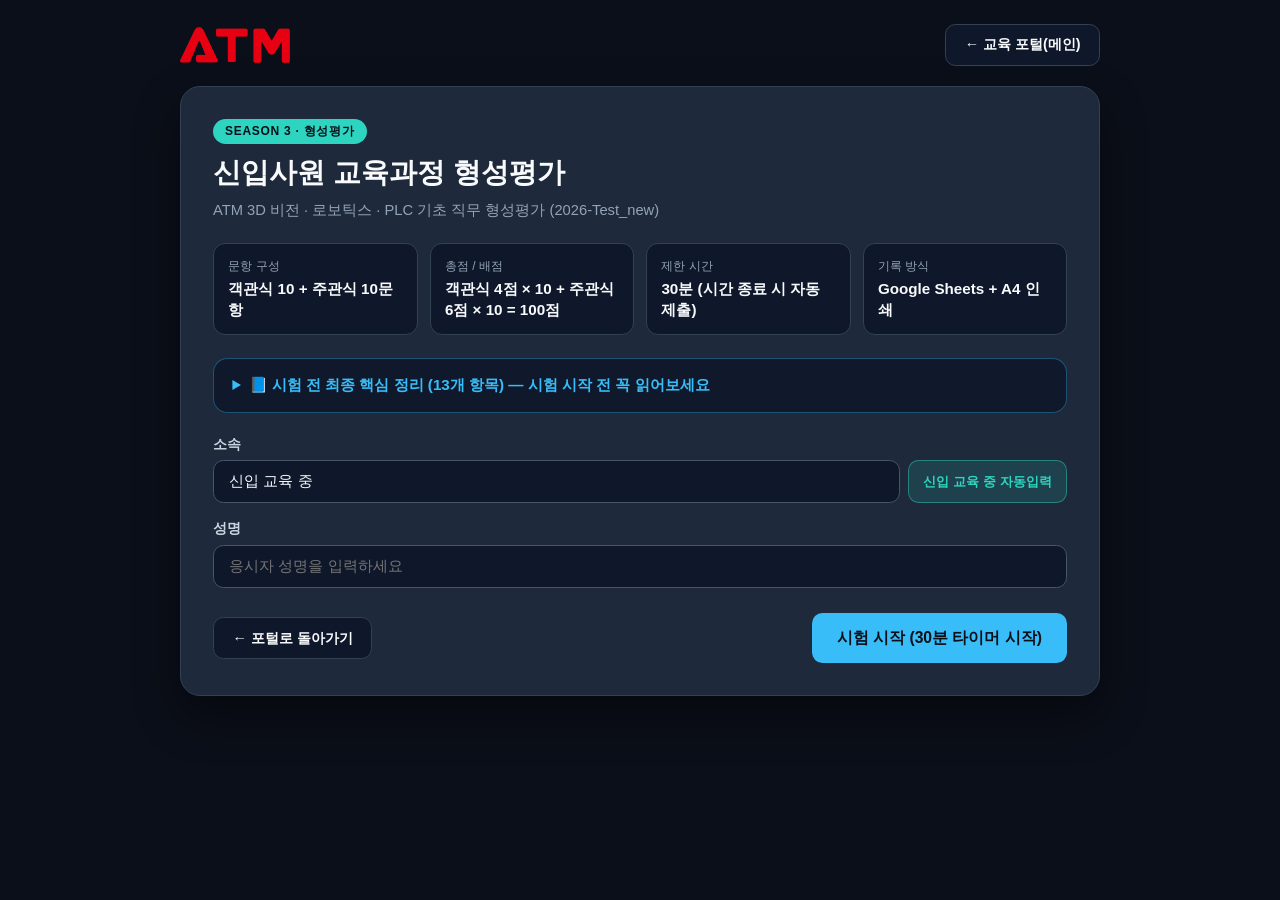
<file: test_new.html>
<!DOCTYPE html>
<html lang="ko">
<head>
  <meta charset="UTF-8" />
  <meta name="viewport" content="width=device-width, initial-scale=1.0" />
  <title>신입사원 교육과정 형성평가 | ATM 직무 기술 교육 시스템</title>
  <link rel="stylesheet" href="exam_styles.css" />
</head>
<body>
  <div class="exam-shell">
    <header class="portal-top no-print">
      <a href="index.html">
        <img src="./image/atm_red.png" alt="ATM 로고" class="portal-logo" />
      </a>
      <a href="index.html" class="btn btn-ghost">← 교육 포털(메인)</a>
    </header>

    <main id="examApp"></main>
  </div>

  <script src="exam_engine.js"></script>
  <script>
    window.initATMExam({
      testType: "new",
      title: "신입사원 교육과정 형성평가",
      subtitle: "ATM 3D 비전 · 로보틱스 · PLC 기초 직무 형성평가 (2026-Test_new)",
      scoreGuide: "객관식 4점 × 10 + 주관식 6점 × 10 = 100점",
      defaultAffiliation: "신입 교육 중",
      summaryItems: [
        "2D 카메라는 렌즈 구경(조리개)과 노출 타임으로 밝기를 조절합니다. 3D 스캔센서 카메라는 조리개가 보통 F4로 고정되어 노출 타임으로 밝기를 조절하며, DOF(피사계 심도)는 기본 WD 700mm(3DS, 3DU) 기준 500~900mm, 1400mm(3DM) 기준 1200~1800mm 범위입니다.",
        "센서 중심에서 피사체까지의 거리는 Working Distance(WD), 찍히는 영역은 Field of View(FOV)라고 합니다.",
        "ATM 3D 스캔센서는 3DS(구형, 은색), 3DU, 3DM 3가지 모델이 사용되며, 레이저 측정 검사장비로는 LS와 LZ 모델이 사용됩니다.",
        "3D 스캔 센서는 PC·카메라·프로젝터 3가지 장비의 192.168.XXX.YYY 중 3번째 항목(XXX)이 일치해야 정상 작동합니다. 편의상 YYY는 PC 100, 카메라 135, 프로젝터 10을 기본값으로 사용합니다.",
        "좌표계 x, y, z축은 Red, Green, Blue 색상을 사용하며, 왼손 기준 중지(X)·검지(Y)·엄지(Z) 순으로 대응시킵니다.",
        "스캔 파일 확장자는 Point Cloud인 .ply가 주로 사용되며, ATM 자체 .asd 방식(포인트클라우드 + Debug 3D 이미지 동시 저장)도 있습니다. 구조광 방식은 카메라 1개와 프로젝터 1개로 3D 이미지를 생성합니다.",
        "하네스 케이블 기준: 현대·파낙·야스카와는 하네스 케이블 반대쪽이 X축, 두산·가와사키는 하네스 케이블 반대쪽이 Y축으로 정의됩니다.",
        "ATM 기본 프로그램은 Abeoscan이며 핵심 기능은 ICP입니다. 스캐너 위치 재인식은 원점보정, 부품 위치 보정은 위치보정이라 합니다. ICP는 4×4 행렬로 좌표 변환을 수행하므로 다음 작업 전 행렬 초기화가 필요합니다.",
        "오옴의 법칙 V = I × R, 전력 P = V × I. ATM 3D 스캔 센서는 직류 DC 24V, 전류 5A를 연결하여 사용합니다.",
        "PLC는 푸시 버튼 유지(자기유지회로)와 다른 회로 작동 중지(인터락) 기능이 주요 기능이며 산업현장에서 신호 입출력에 사용됩니다.",
        "데이터 통신 ASCII 코드: 대문자 A = 41h, 소문자 a = 61h, 숫자 0 = 30h로 시작하며 8bit(1Byte) 이진법 조합으로 16진수 2자리 문자를 구성합니다.",
        "로봇에 연결된 스캐너의 위치와 포즈를 교정하는 작업명은 Robot Scanner Calibration(로봇 스캐너 캘리브레이션)입니다.",
        "FOV : WD = 센서크기 : 초점거리(f) 공식으로 FOV와 WD를 계산합니다. (3D 스캔센서 바슬러 acA1600-60gm 센서크기 7.2×5.6mm, 렌즈 초점거리 12mm 또는 16mm) 또한 로봇좌표계는 Base(직교), 축좌표계, Tool(툴), User Frame(유저 좌표계)이 있습니다."
      ],
      mcq: [
        {
          points: 4,
          prompt: "2D 카메라의 밝기를 조정할 수 있는 부분으로 렌즈의 구경을 변화시켜 빛의 양을 조정하는 부분의 이름은 무엇인가요?",
          options: ["조명", "조리개", "심도", "마운트", "초점"],
          answer: 2
        },
        {
          points: 4,
          prompt: "카메라 본체의 센서의 중심에서 물체까지의 거리를 표현하는 용어로 적정한 것은 무엇인가요?",
          options: ["초점거리", "FOV", "WD", "DOF", "ROI"],
          answer: 3
        },
        {
          points: 4,
          prompt: "3D 스캔 센서의 카메라 IP 값이 192.168.81.135입니다. 이때 제대로 작동되는 PC의 IP 값으로 적당한 것을 선택하시오.",
          options: ["192.168.1.100", "192.168.1.135", "192.168.81.135", "192.168.81.150", "192.168.88.100"],
          answer: 4
        },
        {
          points: 4,
          prompt: "3D 스캔 센서로 3D 이미지를 스캔하여 저장하고자 할 때, 범용적으로 제일 많이 이용되는 확장자로 쓰이는 것을 선택하시오.",
          options: ["PDF", "HWP", "JSON", "PLY", "DWG"],
          answer: 4
        },
        {
          points: 4,
          prompt: "3D 좌표계에서 x, y, z축에 대응하는 것으로 모두 맞게 연결된 것을 찾으시오. (손가락은 왼손 기준으로 표현합니다.)",
          options: ["X축 : 엄지, BLUE", "X축 : 중지, RED", "Y축 : 검지, BLUE", "Z축 : 엄지, GREEN", "Z축 : 중지, BLUE"],
          answer: 2
        },
        {
          points: 4,
          prompt: "ATM 사내에 설치된 총 5개 회사의 로봇 중에서 하네스 케이블 기준으로 X축의 방향이 다른 제조사의 로봇이 있습니다. 어느 로봇회사 제품인지 선택하시오.",
          options: ["파낙(FANUC)", "야스카와(YASKAWA)", "가와사키(KAWASAKI)", "현대(HYUNDAI)", "모두 똑 같은 방향이다."],
          answer: 3
        },
        {
          points: 4,
          prompt: "아이츠 3D 센서를 이용하여 기존에 생성된 마스터 모델과 스캔하여 취득한 모델의 image를 매칭하는 기능으로 ATM 비전시스템의 핵심 SW에서 아래 그림의 아이콘을 이용하는 기능의 명칭으로 맞는 것을 찾으시오.",
          image: "image/test_icp_icon.png",
          options: ["FOV", "DOF", "ROI", "RCT", "ICP"],
          answer: 5
        },
        {
          points: 4,
          prompt: "로봇의 좌표계 중에서 특정한 점을 원점(ORG)을 잡아 새로운 좌표계를 생성하였다. 이 좌표계를 일컫는 말로 무엇이라 하는지 고르시오.",
          options: ["직교좌표계", "유저좌표계", "축좌표계", "툴좌표계", "월드좌표계"],
          answer: 2
        },
        {
          points: 4,
          prompt: "비전 시스템에서 특정한 사유로 기존에 설치된 스캐너의 위치가 변경되었다. 이때 스캐너의 위치를 다시 인식시키는 작업을 처음부터 하지 않고, 쉽게 하는 과정의 명칭으로 맞는 것은?",
          options: ["원점보정", "위치보정", "스캐너 캘리브레이션", "회전 보정", "모델 등록"],
          answer: 1
        },
        {
          points: 4,
          prompt: "산업 안전과 사내 생활 규범으로 적당하지 않는 것은 어느 것인가?",
          options: [
            "사다리 작업시 제일 윗 칸에 올라 가지 않는다.",
            "공사 현장에서는 안전모와 안전화를 착용한다.",
            "젖은 손으로 전기 제품을 조작한다.",
            "모르는 사람을 사내에서 마주치면 먼저 인사를 한다.",
            "공사 현장에서 안전요원의 통제에 잘 따른다."
          ],
          answer: 3
        }
      ],
      saq: [
        {
          points: 6,
          kind: "text",
          prompt: "아이츠(AITZ) 3D 스캔 센서에 설치된 카메라 센서의 Width 값이 7.2mm이고, 렌즈의 초점거리가 12mm입니다. WD의 값이 720mm입니다. 이때 FOV의 Width 값을 구하시오. 단위는 mm입니다.",
          unit: "mm",
          placeholder: "숫자 입력",
          accept: ["432", "432mm"],
          answerDisplay: "432"
        },
        {
          points: 6,
          kind: "text",
          prompt: "아이츠 3D 스캔 센서에 설치된 카메라 센서의 Height 값이 5.4mm이고, 렌즈의 초점거리는 15mm입니다. 스캔된 영역 FOV의 Height 값이 594mm가 되도록 WD 값을 결정하고자 합니다. 이때의 WD의 값을 구하시오. 단위는 mm입니다.",
          unit: "mm",
          placeholder: "숫자 입력",
          accept: ["1650", "1650mm"],
          answerDisplay: "1650"
        },
        {
          points: 6,
          kind: "multi",
          prompt: "ATM의 3D 스캔 센서는 전원으로 직류[DC] ( ① ) V, 전류는 5A를 사용합니다. 이 때의 정격 출력(전력)은 ( ② ) W (watt)이다. 알맞은 숫자를 각각 적으시오. [배점은 항목당 3점입니다]",
          fields: [
            { label: "① 직류 전압", unit: "V", points: 3, placeholder: "예: 24", accept: ["24", "24v"] },
            { label: "② 정격 출력(전력)", unit: "W", points: 3, placeholder: "예: 120", accept: ["120", "120w"] }
          ],
          answerDisplay: "① 24 / ② 120"
        },
        {
          points: 6,
          kind: "text",
          prompt: "PLC 장비의 주요한 기능 중에 특정 작업 2가지를 동시에 하지 못하게 하는 기능으로 흔히 말하는 선행동작이 작동중일 때 다른 동작을 하지 못하게 하는 기능을 일컫는 용어를 한글 또는 영어로 적으시오.",
          placeholder: "한글 또는 영어 입력",
          accept: ["인터록", "인터락", "interlock"],
          answerDisplay: "인터록 / Interlock"
        },
        {
          points: 6,
          kind: "binary",
          prompt: "Data 통신을 위한 이진코드를 만들기 위한 영어 알파벳 중 대문자 'M'을 전송하고자 합니다. 이때 대문자 'M'을 통신 전송을 위한 ASCII 이진법 숫자로 표현하시오. (7bit 또는 8bit로 적으시오) [ASCII 코드에 의하면 영어 대문자 'A'는 16진법 '41h'로 표현됩니다.]",
          placeholder: "예: 01001101",
          acceptBinary: ["01001101", "1001101"],
          answerDisplay: "01001101 (2)"
        },
        {
          points: 6,
          kind: "text",
          prompt: "3D 스캔센서 장비로 스캔한 이미지는 구조광 방식의 'Area Scan' 방식으로 스캔하여 3D image를 생성합니다. 이때 생성된 이미지를 확대하면 작은 점들의 모임으로 표현되는 이것을 P___________라고 합니다. 이 용어를 첫 문자 P를 포함하여 정확한 철자로 적으시오. (한글도 정답 인정)",
          placeholder: "영문 또는 한글 입력",
          accept: ["pointcloud", "포인트클라우드"],
          answerDisplay: "Pointcloud / 포인트클라우드"
        },
        {
          points: 6,
          kind: "text",
          prompt: "3D 스캔센서의 IP를 변경하는 과정에서 프로젝터의 IP를 변경하기 위해 꼭 실행해야 하는 프로그램의 명칭을 쓰시오. 3D Vision 시스템에서 가장 핵심이 되는 프로그램입니다. (한글명도 정답 처리)",
          image: "image/test_as_icon.png",
          placeholder: "프로그램명 입력",
          accept: ["아베오스캔", "abeoscan"],
          answerDisplay: "아베오스캔 / Abeoscan"
        },
        {
          points: 6,
          kind: "text",
          prompt: "아래의 그림은 현장 프로그램의 설정 창의 모습이다. 이때 연결된 로봇의 IP 값을 적으시오.",
          image: "image/test_settings_ui.png",
          imageLarge: true,
          placeholder: "예: 192.168.x.x",
          accept: ["192.168.1.41"],
          answerDisplay: "192.168.1.41"
        },
        {
          points: 6,
          kind: "models",
          prompt: "ATM 회사의 3D 스캔 센서의 모델명을 아는 대로 적으시오. (2개 이상이면 6점, 하나만 적으면 3점입니다.)",
          placeholder: "예: 3DU, 3DM ...",
          validModels: ["3DU", "3DM", "3DS", "3DL"],
          partialPoints: 3,
          answerDisplay: "3DU, 3DM, 3DS, 3DL (2개 이상 6점)"
        },
        {
          points: 6,
          kind: "text",
          prompt: "로봇에 연결된 스캐너의 위치와 포즈(POS)를 정확하게 교정하는 과정을 일컫는 작업을 (____________)라고 한다. [힌트: 3단어로 구성, 영어 첫 글자는 각각 R, S, C / 한글도 정답 인정]",
          placeholder: "한글 또는 영문 입력",
          accept: ["로봇스캐너캘리브레이션", "robotscannercalibration"],
          answerDisplay: "로봇 스캐너 캘리브레이션"
        }
      ]
    });
  </script>
</body>
</html>
</file>
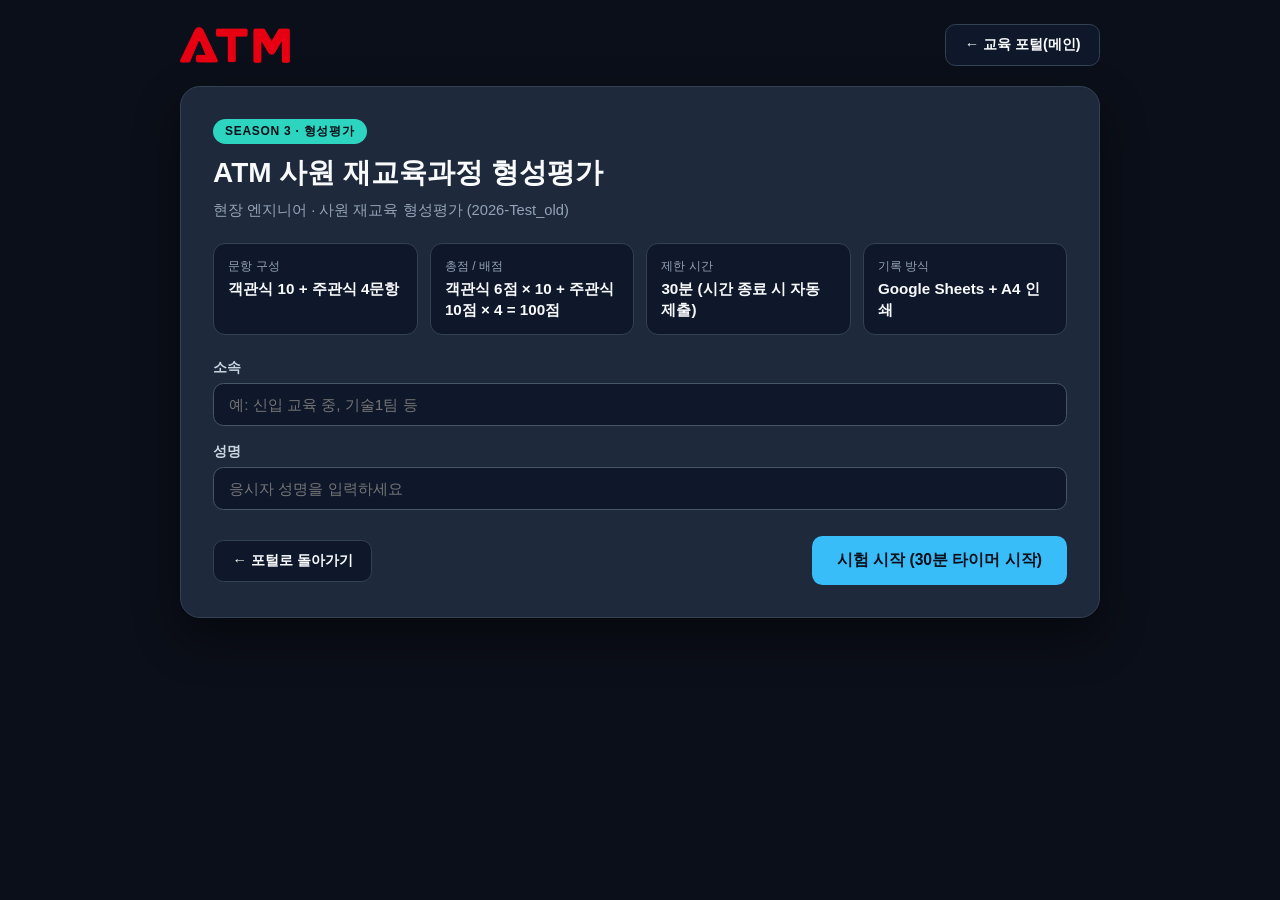
<file: test_old.html>
<!DOCTYPE html>
<html lang="ko">
<head>
  <meta charset="UTF-8" />
  <meta name="viewport" content="width=device-width, initial-scale=1.0" />
  <title>ATM 사원 재교육과정 형성평가 | ATM 직무 기술 교육 시스템</title>
  <link rel="stylesheet" href="exam_styles.css" />
</head>
<body>
  <div class="exam-shell">
    <header class="portal-top no-print">
      <a href="index.html">
        <img src="./image/atm_red.png" alt="ATM 로고" class="portal-logo" />
      </a>
      <a href="index.html" class="btn btn-ghost">← 교육 포털(메인)</a>
    </header>

    <main id="examApp"></main>
  </div>

  <script src="exam_engine.js"></script>
  <script>
    window.initATMExam({
      testType: "old",
      title: "ATM 사원 재교육과정 형성평가",
      subtitle: "현장 엔지니어 · 사원 재교육 형성평가 (2026-Test_old)",
      scoreGuide: "객관식 6점 × 10 + 주관식 10점 × 4 = 100점",
      defaultAffiliation: "",
      summaryItems: [],
      mcq: [
        {
          points: 6,
          prompt: "2D 카메라의 밝기를 조정할 수 있는 부분으로 렌즈의 구경을 변화시켜 빛의 양을 조정하는 부분의 이름은 무엇인가요?",
          options: ["조명", "조리개", "심도", "마운트", "초점"],
          answer: 2
        },
        {
          points: 6,
          prompt: "카메라 본체의 센서의 중심에서 물체까지의 거리를 표현하는 용어로 적정한 것은 무엇인가요?",
          options: ["초점거리", "FOV", "WD", "DOF", "ROI"],
          answer: 3
        },
        {
          points: 6,
          prompt: "3D 스캔 센서의 카메라 IP 값이 192.168.81.135입니다. 이때 제대로 작동되는 PC의 IP 값으로 적당한 것을 선택하시오.",
          options: ["192.168.1.100", "192.168.1.135", "192.168.81.135", "192.168.81.150", "192.168.88.100"],
          answer: 4
        },
        {
          points: 6,
          prompt: "3D 스캔 센서로 3D 이미지를 스캔하여 저장하고자 할 때, 범용적으로 제일 많이 이용되는 확장자로 쓰이는 것을 선택하시오.",
          options: ["PDF", "HWP", "JSON", "PLY", "DWG"],
          answer: 4
        },
        {
          points: 6,
          prompt: "3D 좌표계에서 x, y, z축에 대응하는 것으로 모두 맞게 연결된 것을 찾으시오. (손가락은 왼손 기준으로 표현합니다.)",
          options: ["X축 : 엄지, BLUE", "X축 : 중지, RED", "Y축 : 검지, BLUE", "Z축 : 엄지, GREEN", "Z축 : 중지, BLUE"],
          answer: 2
        },
        {
          points: 6,
          prompt: "ATM 사내에 설치된 로봇 중 4개 회사의 로봇에서 하네스 케이블 기준으로 X축의 방향이 다른 제조사의 로봇이 있다면, 어느 로봇회사 제품인지 선택하시오.",
          options: ["파낙(FANUC)", "야스카와(YASKAWA)", "가와사키(KAWASAKI)", "현대(HYUNDAI)", "모두 똑 같은 방향이다."],
          answer: 3
        },
        {
          points: 6,
          prompt: "AITZ 3D 스캔 센서를 이용하여 기존에 생성된 마스터 모델과 스캔하여 취득한 모델의 image를 매칭하는 기능으로 Abeoscan SW에서 아래 그림의 아이콘을 이용하는 기능의 명칭으로 맞는 것을 찾으시오.",
          image: "image/test_icp_icon.png",
          options: [
            "FOV (Field OF View)",
            "DOF (Depth Of Focus)",
            "ROI (Region OF Interest)",
            "RCT (Rotation Coordinate Transform)",
            "ICP (Iterative Closest Point)"
          ],
          answer: 5
        },
        {
          points: 6,
          prompt: "로봇의 좌표계 중에서 특정한 점을 원점(ORG)을 잡아 새로운 좌표계를 생성하였다. 이 좌표계를 일컫는 말로 무엇이라 하는지 고르시오.",
          options: ["직교좌표계", "유저좌표계", "축좌표계", "툴좌표계", "월드좌표계"],
          answer: 2
        },
        {
          points: 6,
          prompt: "비전 시스템에서 특정한 사유로 기존에 설치된 3D 스캔 센서의 위치가 변경되었다. 이때 스캐너의 위치를 다시 인식시키는 작업을 처음부터 하지 않고, 바로 적용하는 과정의 명칭으로 맞는 것은?",
          options: ["원점보정", "위치보정", "스캐너 캘리브레이션", "회전보정", "모델 등록"],
          answer: 1
        },
        {
          points: 6,
          prompt: "현장에서 NG 상황 또는 AS 상황이 발생했을 때 적절한 활동(행동)이 아닌 것을 아래에서 고르시오.",
          options: [
            "PC(Windows) 문제시 윈도우 이벤트 로그를 살펴보고 문제를 파악한 뒤 관련 내용을 스크린샷을 찍거나 내용을 보고서에 첨부한다.",
            "NG 판정이 나온 차량과 관련된 정보를 파악하여 결과 데이터를 첨부한다.",
            "무조건 본사에 전화해서 해결법을 질문한다. 그리고 이전 모든 결과치(OK / NG)를 압축하여 대용량 파일을 첨부하여 보고한다.",
            "현장 문제 파악시 기존에 있었던 현장 히스토리(예전에 동일 라인 공정에서 오류 보고가 있었는지 검색)해 보고, 장비 셋팅이나 설정 값이 문제가 없는지 현장에서 먼저 스스로 검토하고 검색해 본다.",
            "3D 스캔 센서의 연결이 끊어지는 현상이 LOG 창에 오류 메시지(ex: disconnect 등)가 지속적으로 나오면 케이블 연결 상태를 확인하거나 교체(스페어 케이블 이용)를 해 본다."
          ],
          answer: 3
        }
      ],
      saq: [
        {
          points: 10,
          kind: "text",
          prompt: "AITZ(아이츠) 3D 스캔 센서에 내장된 카메라 센서의 Width 값이 7.2mm이고, 렌즈의 초점거리가 12mm입니다. 현장에서 측정된 WD의 값이 720mm입니다. 이때 FOV의 Width 값을 구하시오. 단위는 mm입니다. (계산기 사용 가능)",
          unit: "mm",
          placeholder: "숫자 입력",
          accept: ["432", "432mm"],
          answerDisplay: "432"
        },
        {
          points: 10,
          kind: "text",
          prompt: "PLC 장비의 주요한 기능 중에 특정 작업 2가지를 동시에 하지 못하게 하는 기능으로 흔히 말하는 선행동작이 작동중일 때 다른 동작을 하지 못하게 하는 기능을 일컫는 용어를 한글 또는 영어로 적으시오.",
          placeholder: "한글 또는 영어 입력",
          accept: ["인터록", "인터락", "interlock"],
          answerDisplay: "인터록 / Interlock"
        },
        {
          points: 10,
          kind: "text",
          prompt: "3D 스캔센서 장비로 스캔한 이미지는 구조광 방식의 'Area Scan' 방식으로 스캔하여 3D image를 생성합니다. 이때 생성된 이미지를 확대하면 작은 점들의 모임으로 표현되는 이것을 P___________라고 합니다. 이 용어를 첫 문자 P를 포함하여 정확한 철자로 적으시오. (한글도 정답 인정)",
          placeholder: "영문 또는 한글 입력",
          accept: ["pointcloud", "포인트클라우드"],
          answerDisplay: "Pointcloud / 포인트클라우드"
        },
        {
          points: 10,
          kind: "text",
          prompt: "현장에 설치된 3D스캔 센서의 상대적인 위치와 자세(포즈)를 정확하게 구하는 과정으로, 이를 통해 3D 스캔 센서가 측정한 데이터를 로봇 기준 좌표로 정확하게 변환할 수 있도록 하는 과정을 일컫는 작업을 (____________)라고 한다. [힌트: 3단어로 구성, 영어 첫 글자는 각각 R, S, C / 한글도 정답 인정]",
          placeholder: "한글 또는 영문 입력",
          accept: ["로봇스캐너캘리브레이션", "robotscannercalibration"],
          answerDisplay: "로봇 스캐너 캘리브레이션"
        }
      ]
    });
  </script>
</body>
</html>
</file>
<file: exam_styles.css>
:root {
  --bg-color: #0b0f19;
  --card-bg: #1e293b;
  --card-inner: #0f172a;
  --card-border: #334155;
  --accent-blue: #38bdf8;
  --accent-green: #4ade80;
  --accent-amber: #f59e0b;
  --accent-red: #f87171;
  --accent-teal: #2dd4bf;
  --text-main: #f8fafc;
  --text-sub: #94a3b8;
}

* {
  box-sizing: border-box;
  margin: 0;
  padding: 0;
  font-family: -apple-system, BlinkMacSystemFont, "Segoe UI", Roboto, "Noto Sans KR", sans-serif;
}

body {
  background-color: var(--bg-color);
  color: var(--text-main);
  min-height: 100vh;
  padding: 1.5rem 1rem 3rem;
}

.exam-shell {
  max-width: 920px;
  margin: 0 auto;
}

.portal-top {
  display: flex;
  justify-content: space-between;
  align-items: center;
  margin-bottom: 1.25rem;
  gap: 0.75rem;
}

.portal-logo {
  height: 36px;
  width: auto;
  display: block;
}

.exam-card {
  background: var(--card-bg);
  border: 1px solid var(--card-border);
  border-radius: 1.25rem;
  padding: 2rem;
  box-shadow: 0 20px 45px rgba(0, 0, 0, 0.45);
}

.season-badge {
  display: inline-block;
  font-size: 0.75rem;
  font-weight: 800;
  letter-spacing: 0.06em;
  padding: 0.25rem 0.75rem;
  border-radius: 999px;
  color: #0b0f19;
  background: var(--accent-teal);
  margin-bottom: 0.65rem;
}

.intro-head h1,
.result-head h1 {
  font-size: 1.75rem;
  margin-bottom: 0.4rem;
}

.intro-desc,
.result-sub {
  color: var(--text-sub);
  font-size: 0.92rem;
  line-height: 1.5;
}

.meta-grid,
.score-summary-grid {
  display: grid;
  grid-template-columns: repeat(4, 1fr);
  gap: 0.75rem;
  margin: 1.4rem 0;
}

.meta-box,
.score-box {
  background: var(--card-inner);
  border: 1px solid var(--card-border);
  border-radius: 0.75rem;
  padding: 0.85rem 0.9rem;
  display: flex;
  flex-direction: column;
  gap: 0.25rem;
}

.meta-box span,
.score-box span {
  font-size: 0.75rem;
  color: var(--text-sub);
}

.meta-box strong,
.score-box strong {
  font-size: 0.95rem;
  color: var(--text-main);
}

.score-box.total {
  border-color: var(--accent-blue);
  background: rgba(56, 189, 248, 0.1);
}

.score-box.total strong {
  color: var(--accent-blue);
  font-size: 1.15rem;
}

.summary-box {
  background: rgba(15, 23, 42, 0.85);
  border: 1px solid rgba(56, 189, 248, 0.35);
  border-radius: 0.9rem;
  padding: 1rem 1.15rem;
  margin-bottom: 1.4rem;
}

.summary-box summary {
  cursor: pointer;
  font-weight: 700;
  color: var(--accent-blue);
  font-size: 0.95rem;
}

.summary-list {
  margin-top: 0.9rem;
  padding-left: 1.25rem;
  display: flex;
  flex-direction: column;
  gap: 0.65rem;
  color: #cbd5e1;
  font-size: 0.88rem;
  line-height: 1.6;
}

.resume-banner {
  background: rgba(245, 158, 11, 0.12);
  border: 1px solid rgba(245, 158, 11, 0.45);
  border-radius: 0.85rem;
  padding: 0.95rem 1.1rem;
  margin-bottom: 1.25rem;
  display: flex;
  justify-content: space-between;
  align-items: center;
  gap: 1rem;
  flex-wrap: wrap;
}

.resume-banner span {
  display: block;
  font-size: 0.84rem;
  color: var(--text-sub);
  margin-top: 0.2rem;
}

.resume-actions {
  display: flex;
  gap: 0.5rem;
}

.intro-form {
  display: flex;
  flex-direction: column;
  gap: 1rem;
  margin-top: 0.5rem;
}

.form-row {
  display: flex;
  flex-direction: column;
  gap: 0.4rem;
}

.form-row label {
  font-size: 0.88rem;
  font-weight: 600;
  color: #cbd5e1;
}

.aff-wrap {
  display: flex;
  gap: 0.5rem;
  flex-wrap: wrap;
}

.aff-wrap input {
  flex: 1;
  min-width: 220px;
}

input[type="text"] {
  width: 100%;
  background: var(--card-inner);
  border: 1px solid #475569;
  border-radius: 0.65rem;
  padding: 0.72rem 0.95rem;
  color: var(--text-main);
  font-size: 0.96rem;
  outline: none;
  transition: border-color 0.2s ease;
}

input[type="text"]:focus {
  border-color: var(--accent-blue);
}

.chip-btn {
  background: rgba(45, 212, 191, 0.14);
  border: 1px solid rgba(45, 212, 191, 0.45);
  color: var(--accent-teal);
  border-radius: 0.65rem;
  padding: 0 0.9rem;
  font-size: 0.84rem;
  font-weight: 700;
  cursor: pointer;
  white-space: nowrap;
}

.chip-btn:hover {
  background: rgba(45, 212, 191, 0.24);
}

.intro-actions {
  display: flex;
  justify-content: space-between;
  align-items: center;
  margin-top: 0.6rem;
  gap: 0.75rem;
  flex-wrap: wrap;
}

.btn {
  display: inline-flex;
  align-items: center;
  justify-content: center;
  gap: 0.4rem;
  border-radius: 0.65rem;
  padding: 0.65rem 1.15rem;
  font-size: 0.9rem;
  font-weight: 700;
  cursor: pointer;
  text-decoration: none;
  border: 1px solid transparent;
  transition: all 0.2s ease;
}

.btn-lg {
  padding: 0.82rem 1.5rem;
  font-size: 0.98rem;
}

.btn-primary {
  background: var(--accent-blue);
  color: #0b0f19;
}

.btn-primary:hover {
  filter: brightness(1.08);
}

.btn-ghost {
  background: var(--card-inner);
  border-color: var(--card-border);
  color: var(--text-main);
}

.btn-ghost:hover {
  border-color: var(--accent-blue);
  color: var(--accent-blue);
}

/* 시험 중 상단 고정 바 */
.sticky-bar {
  position: sticky;
  top: 0.75rem;
  z-index: 20;
  background: rgba(15, 23, 42, 0.95);
  backdrop-filter: blur(8px);
  border: 1px solid var(--card-border);
  border-radius: 0.95rem;
  padding: 0.85rem 1.15rem;
  margin-bottom: 1.5rem;
  display: flex;
  justify-content: space-between;
  align-items: center;
  gap: 1rem;
  flex-wrap: wrap;
  box-shadow: 0 12px 30px rgba(0, 0, 0, 0.45);
}

.sticky-info {
  display: flex;
  flex-direction: column;
  gap: 0.15rem;
}

.sticky-info strong {
  font-size: 0.96rem;
}

.sticky-info span {
  font-size: 0.8rem;
  color: var(--text-sub);
}

.sticky-controls {
  display: flex;
  align-items: center;
  gap: 0.6rem;
  flex-wrap: wrap;
}

.progress-badge,
.timer-badge {
  font-size: 0.84rem;
  font-weight: 700;
  padding: 0.45rem 0.8rem;
  border-radius: 0.55rem;
  background: var(--card-bg);
  border: 1px solid var(--card-border);
  font-variant-numeric: tabular-nums;
}

.timer-badge {
  color: var(--accent-green);
}

.timer-badge.warn {
  color: var(--accent-amber);
  border-color: rgba(245, 158, 11, 0.5);
}

.timer-badge.danger {
  color: var(--accent-red);
  border-color: rgba(248, 113, 113, 0.7);
}

.exam-section {
  margin-bottom: 2rem;
}

.section-title {
  font-size: 1.1rem;
  color: var(--accent-blue);
  margin-bottom: 0.9rem;
  padding-left: 0.35rem;
}

.q-card {
  background: var(--card-bg);
  border: 1px solid var(--card-border);
  border-radius: 1rem;
  padding: 1.35rem 1.45rem;
  margin-bottom: 1rem;
}

.q-head {
  display: flex;
  justify-content: space-between;
  align-items: center;
  margin-bottom: 0.75rem;
}

.q-num {
  font-size: 0.8rem;
  font-weight: 800;
  color: var(--accent-blue);
  background: rgba(56, 189, 248, 0.12);
  padding: 0.22rem 0.65rem;
  border-radius: 999px;
}

.q-num.saq {
  color: var(--accent-teal);
  background: rgba(45, 212, 191, 0.12);
}

.q-pts {
  font-size: 0.82rem;
  color: var(--text-sub);
  font-weight: 600;
}

.q-prompt {
  font-size: 0.98rem;
  line-height: 1.65;
  color: var(--text-main);
}

.q-image-wrap {
  margin-top: 0.85rem;
  background: #ffffff;
  border-radius: 0.65rem;
  padding: 0.6rem;
  display: inline-block;
}

.q-image {
  max-height: 86px;
  width: auto;
  display: block;
}

.q-image.large {
  max-height: 290px;
  max-width: 100%;
}

.opt-list {
  display: flex;
  flex-direction: column;
  gap: 0.5rem;
  margin-top: 1rem;
}

.opt-item {
  display: flex;
  align-items: center;
  gap: 0.75rem;
  background: var(--card-inner);
  border: 1px solid var(--card-border);
  border-radius: 0.7rem;
  padding: 0.72rem 0.95rem;
  cursor: pointer;
  transition: all 0.15s ease;
}

.opt-item:hover {
  border-color: var(--accent-blue);
}

.opt-item.selected {
  border-color: var(--accent-blue);
  background: rgba(56, 189, 248, 0.12);
}

.opt-item input {
  display: none;
}

.opt-num {
  width: 24px;
  height: 24px;
  border-radius: 50%;
  background: var(--card-bg);
  border: 1px solid #475569;
  display: inline-flex;
  align-items: center;
  justify-content: center;
  font-size: 0.78rem;
  font-weight: 700;
  flex-shrink: 0;
}

.opt-item.selected .opt-num {
  background: var(--accent-blue);
  color: #0b0f19;
  border-color: var(--accent-blue);
}

.opt-text {
  font-size: 0.93rem;
  line-height: 1.45;
}

.saq-input-wrap {
  margin-top: 1rem;
}

.unit-input {
  display: flex;
  align-items: center;
  gap: 0.5rem;
}

.unit-tag {
  font-size: 0.9rem;
  font-weight: 700;
  color: var(--text-sub);
  white-space: nowrap;
}

.multi-input-grid {
  display: grid;
  grid-template-columns: repeat(2, 1fr);
  gap: 0.85rem;
}

.multi-field label {
  display: block;
  font-size: 0.82rem;
  color: var(--text-sub);
  margin-bottom: 0.35rem;
}

.bottom-submit-bar {
  display: flex;
  justify-content: center;
  margin-top: 1.5rem;
}

/* 결과 화면 */
.sync-banner {
  border-radius: 0.75rem;
  padding: 0.85rem 1rem;
  font-size: 0.88rem;
  display: flex;
  justify-content: space-between;
  align-items: center;
  gap: 0.75rem;
  margin-bottom: 1rem;
}

.sync-ok {
  background: rgba(74, 222, 128, 0.12);
  border: 1px solid rgba(74, 222, 128, 0.45);
  color: var(--accent-green);
}

.sync-wait {
  background: rgba(56, 189, 248, 0.12);
  border: 1px solid rgba(56, 189, 248, 0.45);
  color: var(--accent-blue);
}

.sync-warn {
  background: rgba(245, 158, 11, 0.12);
  border: 1px solid rgba(245, 158, 11, 0.45);
  color: #fde68a;
}

.result-actions {
  display: flex;
  gap: 0.75rem;
  margin-bottom: 1.5rem;
  flex-wrap: wrap;
}

.detail-tables h3 {
  font-size: 1rem;
  color: var(--accent-blue);
  margin: 1.25rem 0 0.65rem;
}

.res-table {
  width: 100%;
  border-collapse: collapse;
  font-size: 0.86rem;
  margin-bottom: 1rem;
}

.res-table th,
.res-table td {
  border: 1px solid var(--card-border);
  padding: 0.55rem 0.7rem;
  text-align: left;
}

.res-table th {
  background: var(--card-inner);
  color: var(--text-sub);
}

.res-badge {
  display: inline-block;
  font-size: 0.75rem;
  font-weight: 700;
  padding: 0.15rem 0.5rem;
  border-radius: 999px;
}

.res-badge.ok {
  background: rgba(74, 222, 128, 0.15);
  color: var(--accent-green);
}

.res-badge.partial {
  background: rgba(245, 158, 11, 0.15);
  color: var(--accent-amber);
}

.res-badge.wrong {
  background: rgba(248, 113, 113, 0.15);
  color: var(--accent-red);
}

@media (max-width: 720px) {
  .exam-card {
    padding: 1.25rem;
  }
  .meta-grid,
  .score-summary-grid,
  .multi-input-grid {
    grid-template-columns: repeat(2, 1fr);
  }
}

/* A4 인쇄 전용 스타일 */
@media print {
  body {
    background: #ffffff !important;
    color: #000000 !important;
    padding: 0 !important;
  }
  .no-print,
  .portal-top,
  .sync-banner {
    display: none !important;
  }
  .exam-card {
    background: #ffffff !important;
    border: none !important;
    box-shadow: none !important;
    padding: 0 !important;
  }
  .season-badge {
    border: 1px solid #000 !important;
    background: #eee !important;
    color: #000 !important;
  }
  .score-box {
    background: #f8fafc !important;
    border: 1px solid #94a3b8 !important;
  }
  .score-box span,
  .score-box strong,
  .result-sub,
  .detail-tables h3 {
    color: #000000 !important;
  }
  .res-table th,
  .res-table td {
    border: 1px solid #64748b !important;
    color: #000000 !important;
    background: #ffffff !important;
  }
  .res-badge {
    border: 1px solid #333 !important;
    color: #000000 !important;
    background: transparent !important;
  }
}
</file>
